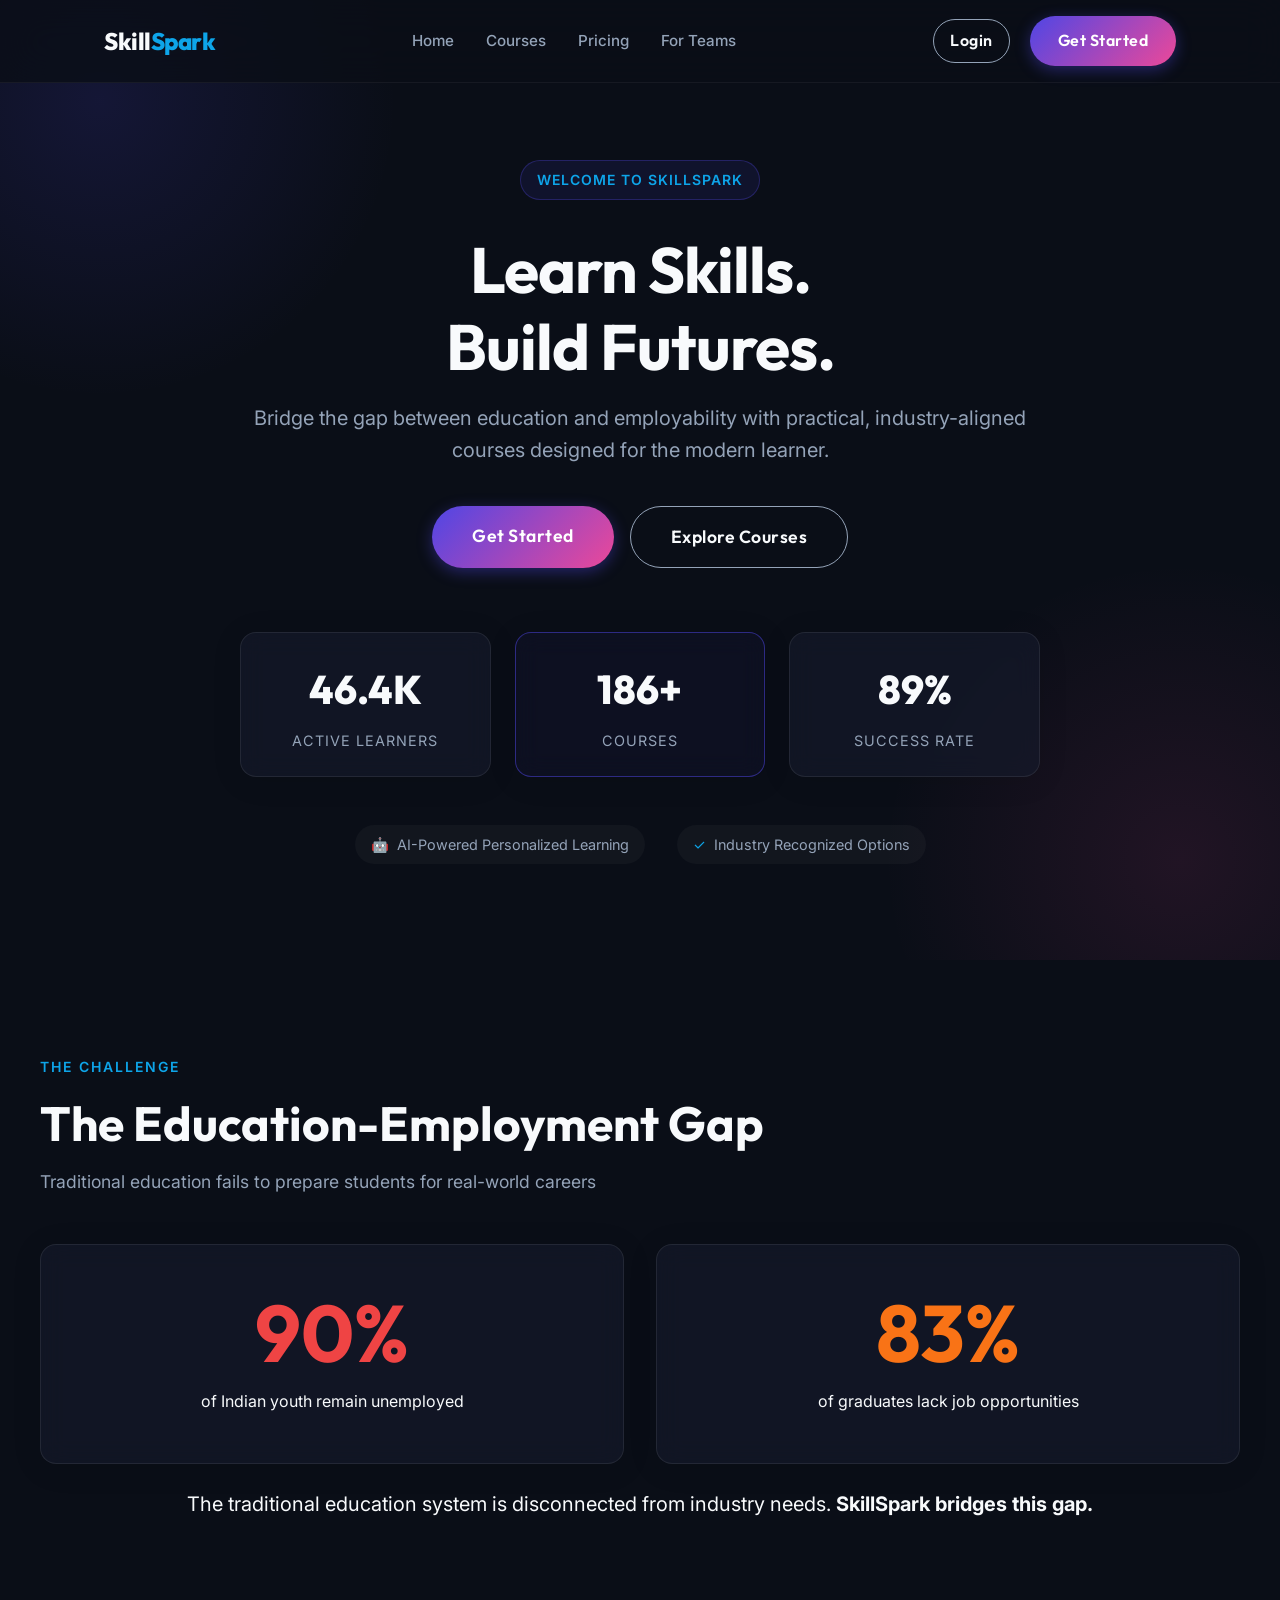
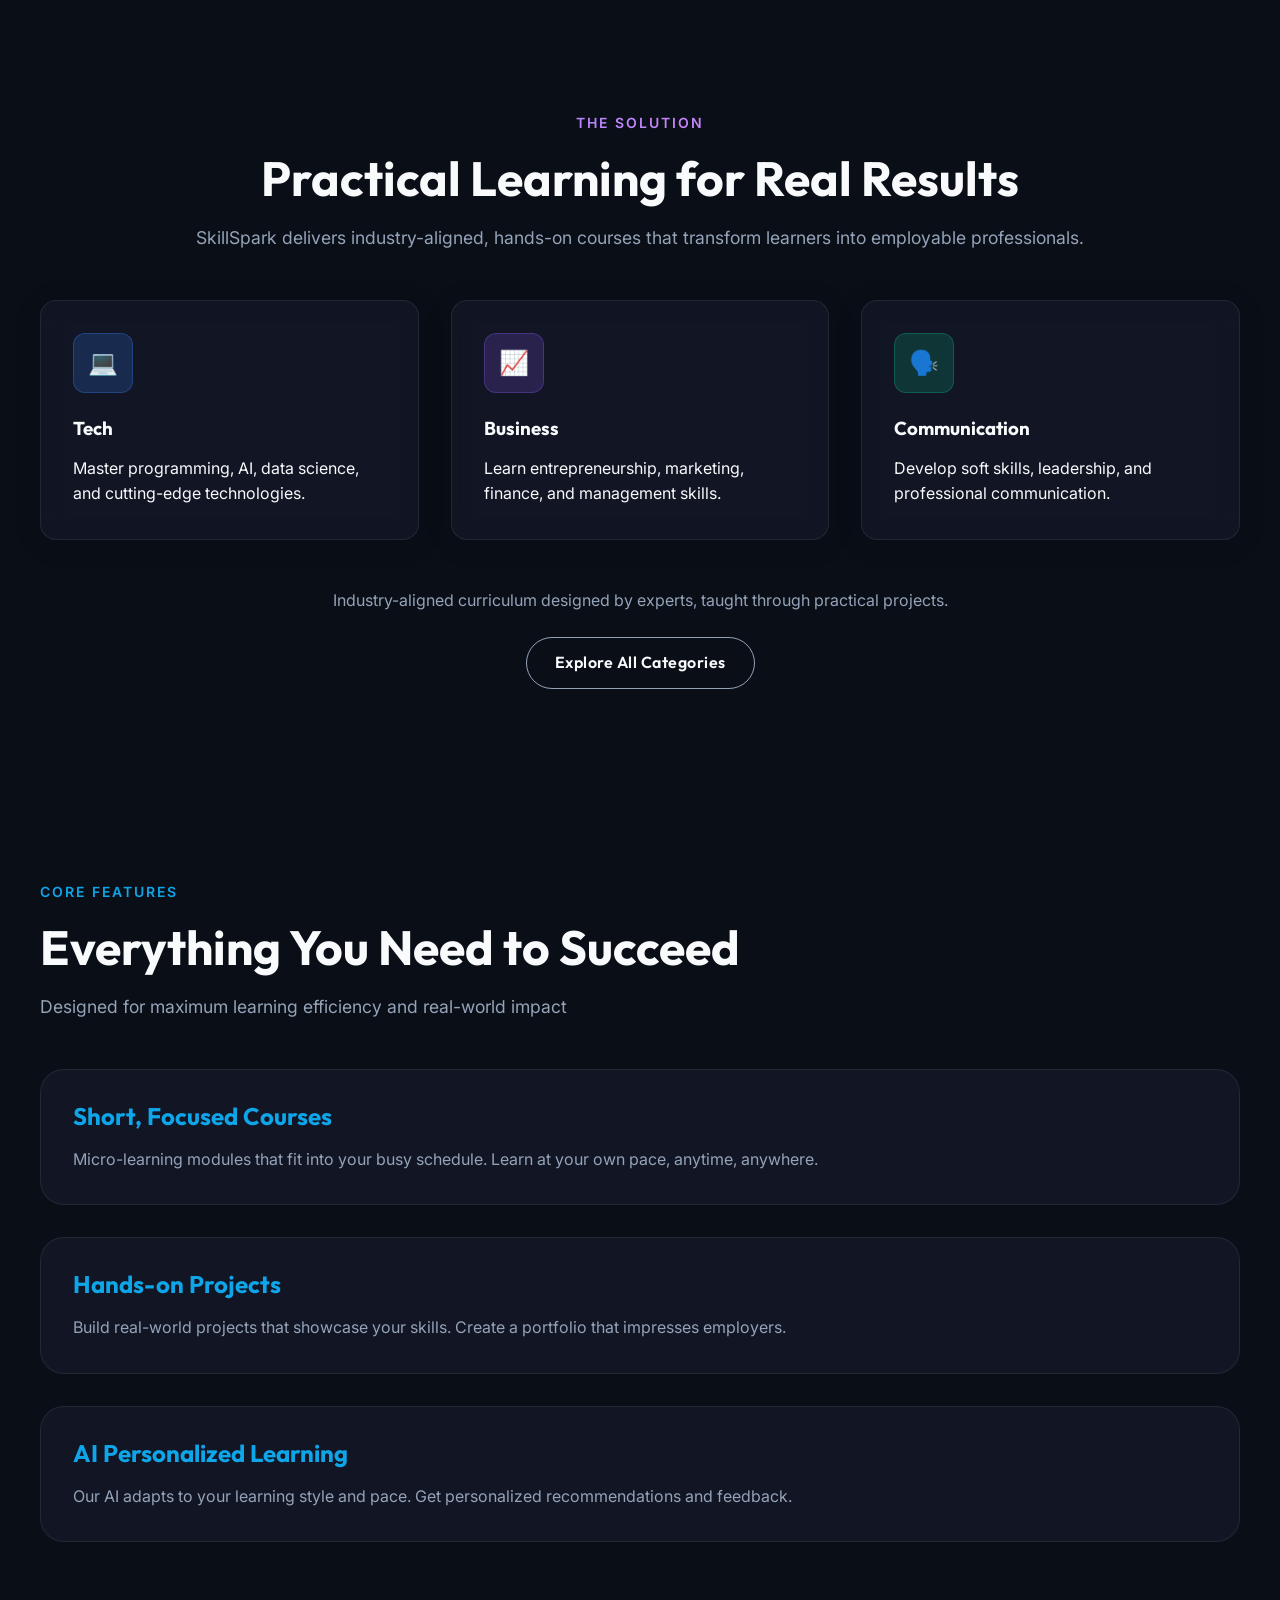
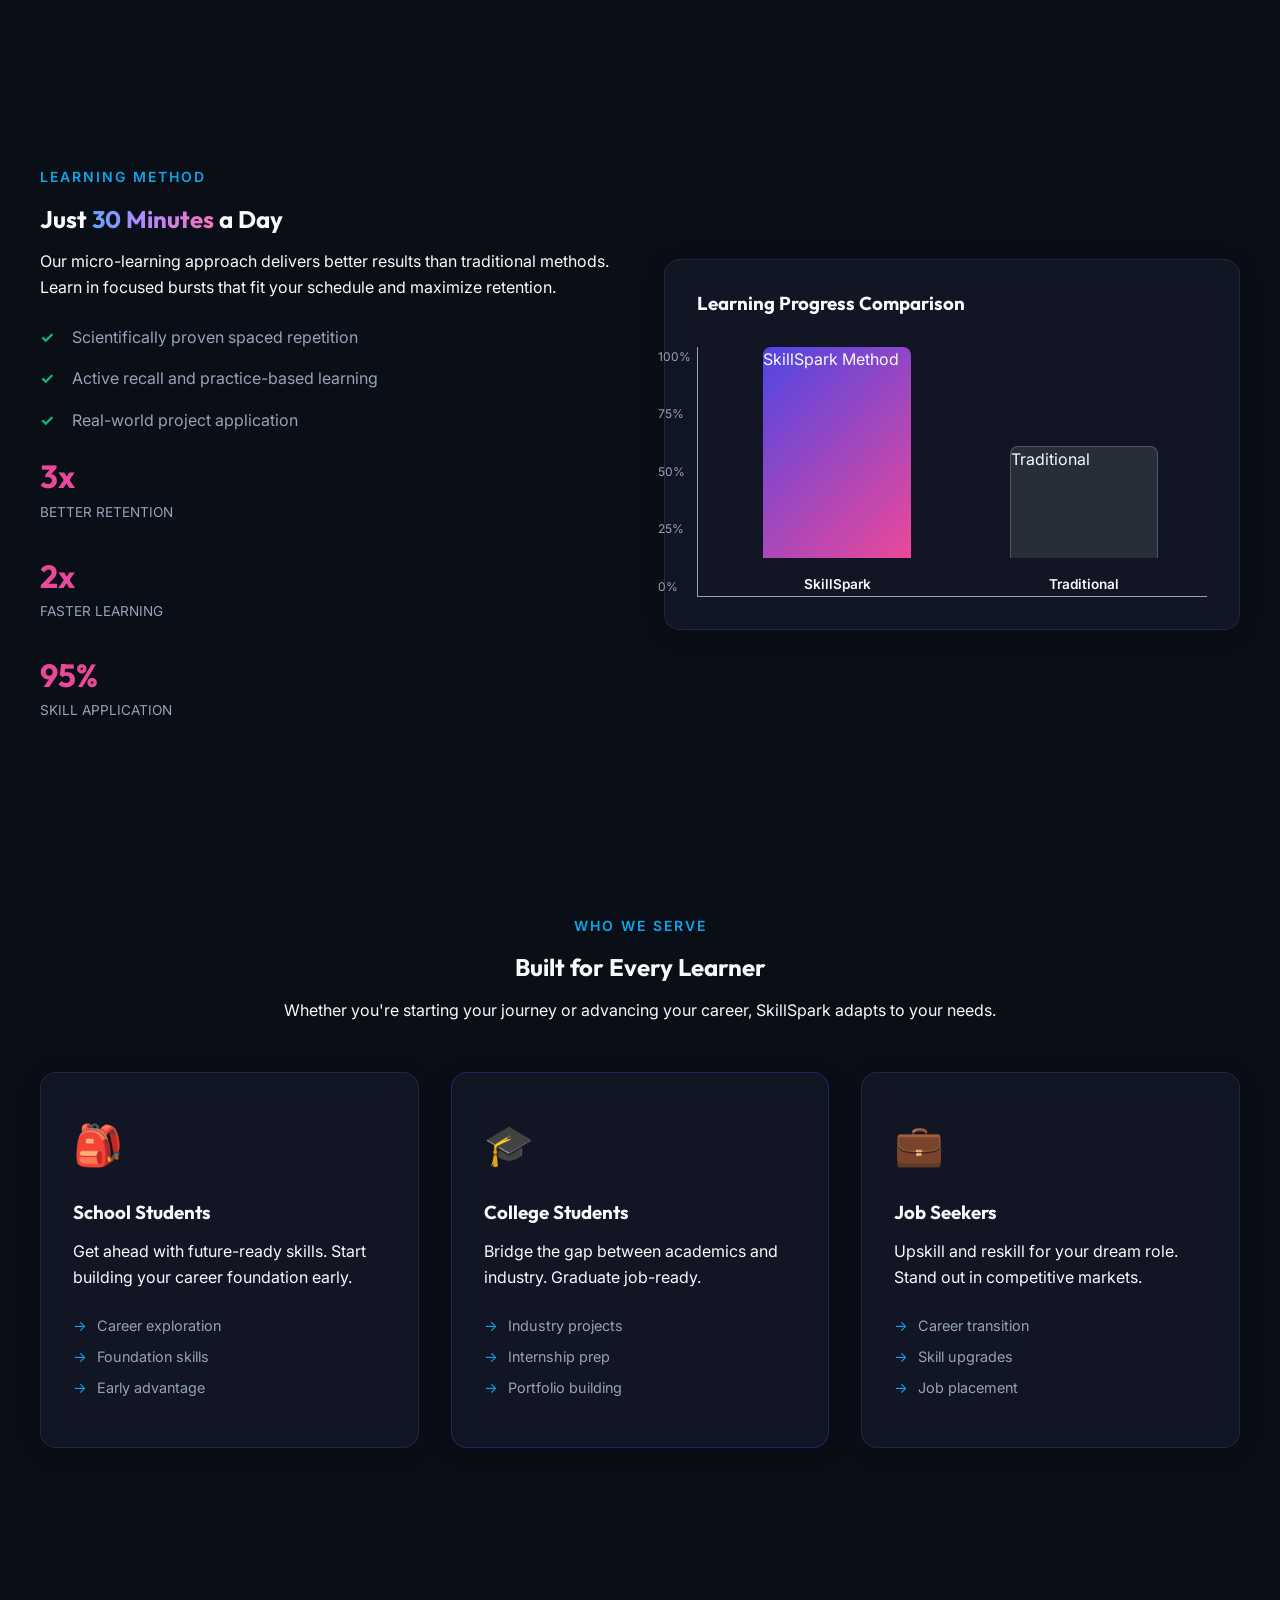
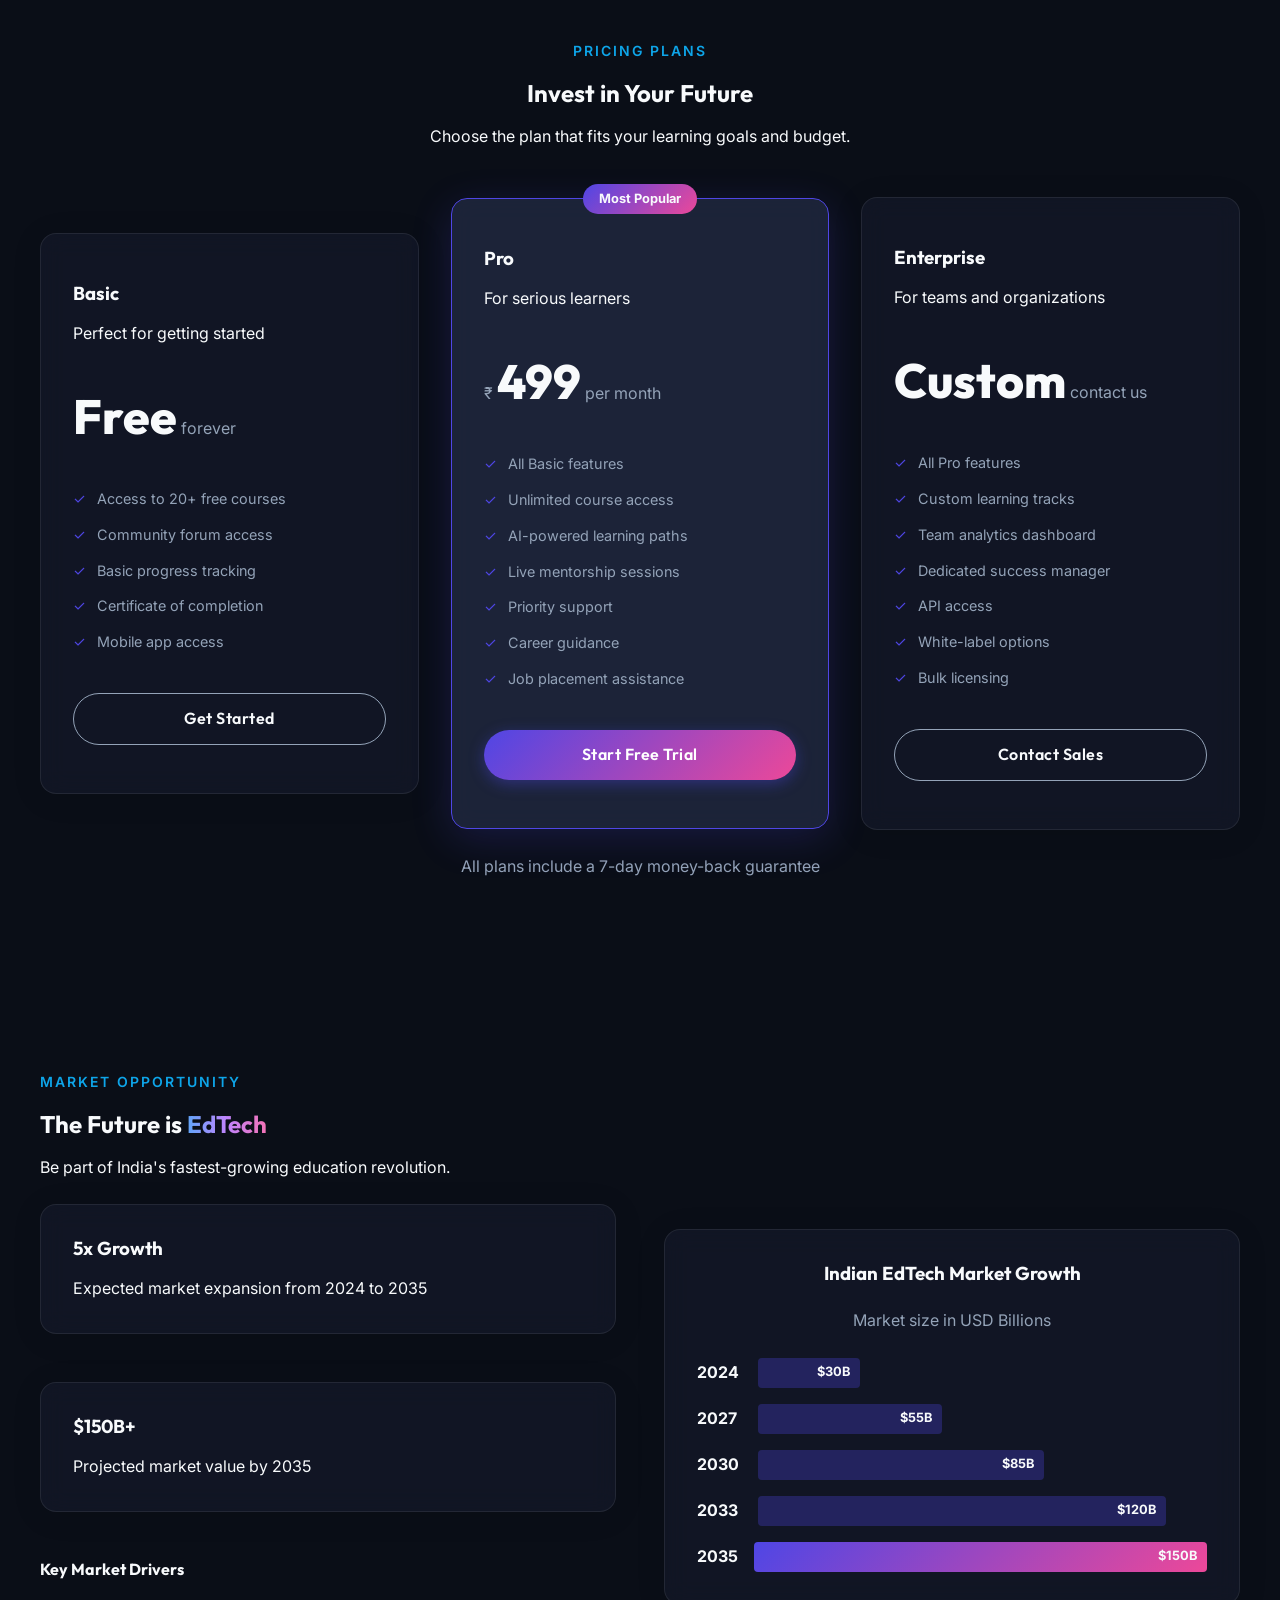
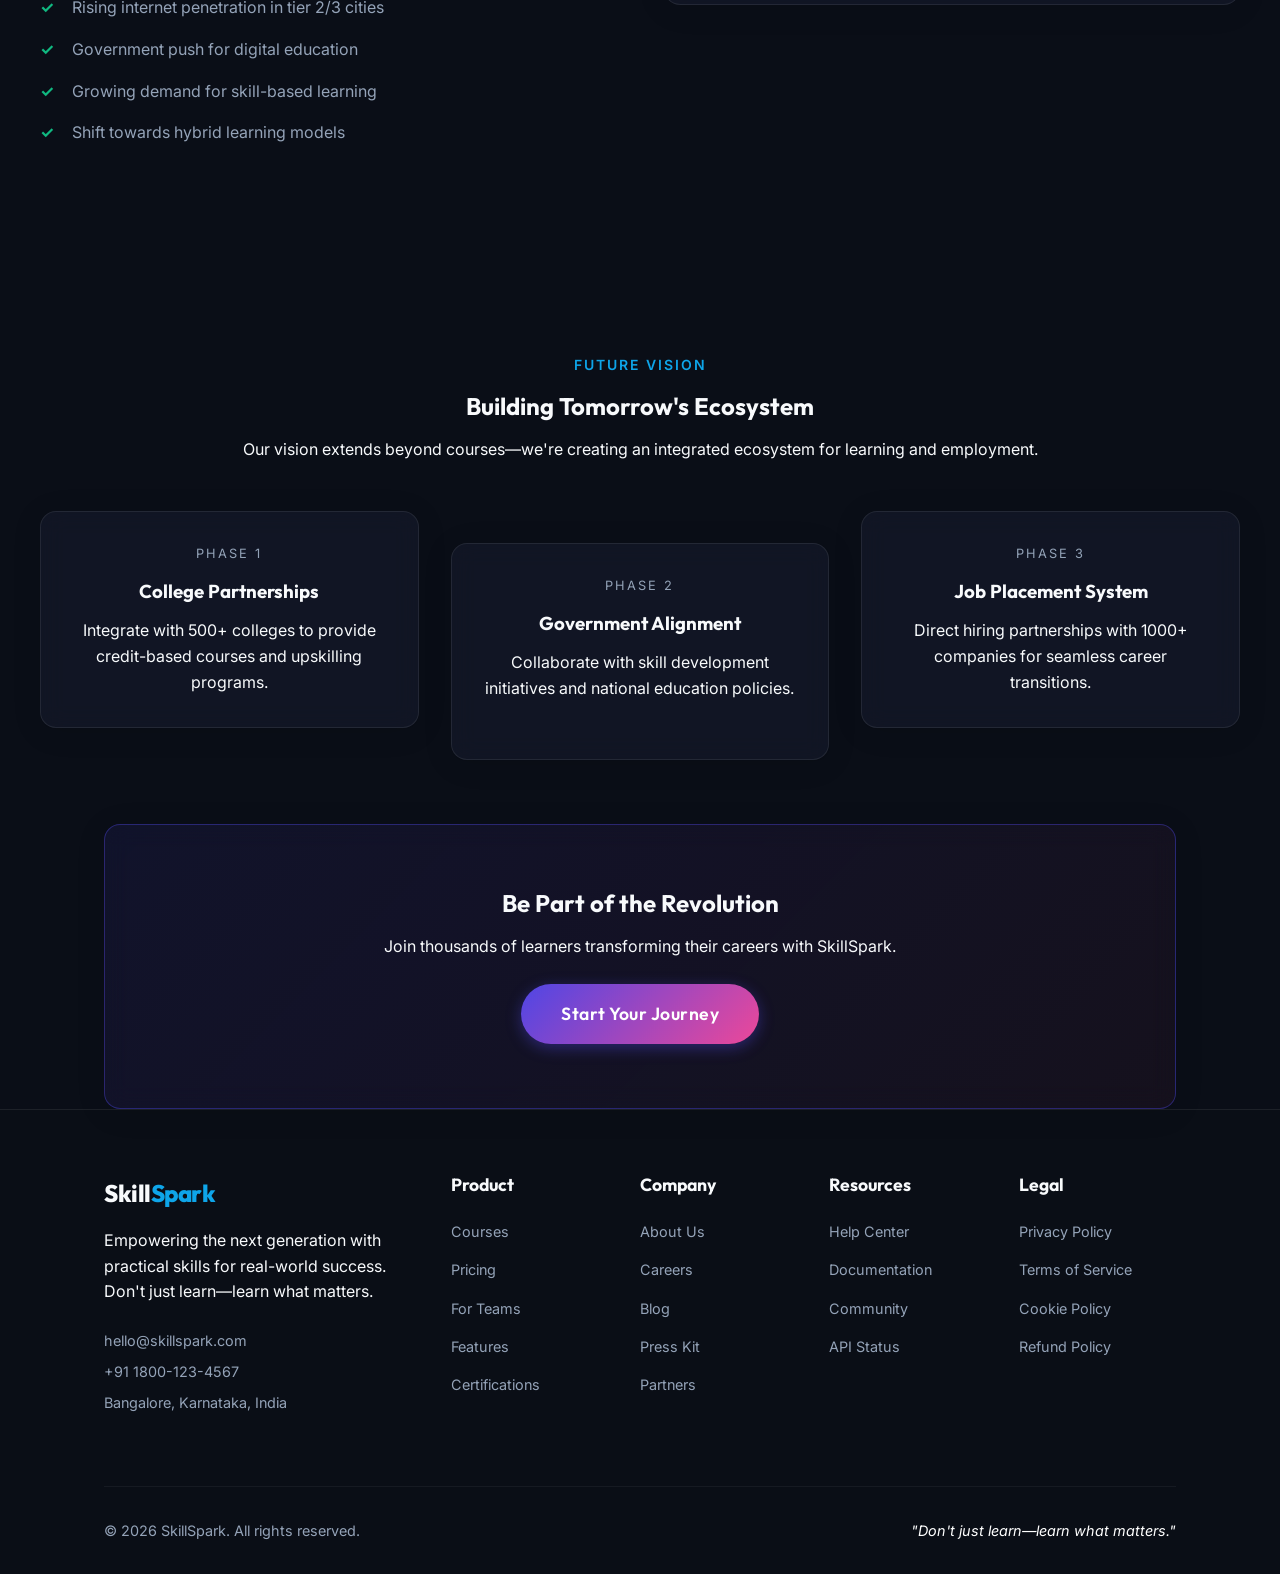
<file: index.html>
<!DOCTYPE html>
<html lang="en">
<head>
    <meta charset="UTF-8">
    <meta name="viewport" content="width=device-width, initial-scale=1.0">
    <title>SkillSpark | Learn Skills. Build Futures.</title>
    <meta name="description" content="Bridge the gap between education and employability with practical, industry-aligned courses designed for the modern learner.">
    <!-- Google Fonts -->
    <link rel="preconnect" href="https://fonts.googleapis.com">
    <link rel="preconnect" href="https://fonts.gstatic.com" crossorigin>
    <link href="https://fonts.googleapis.com/css2?family=Inter:wght@300;400;500;600;700;800&family=Outfit:wght@400;600;700;800&display=swap" rel="stylesheet">
    <link rel="stylesheet" href="style.css">
</head>
<body>

    <!-- Header Navigation -->
    <header class="navbar">
        <div class="container nav-container">
            <a href="#" class="logo">Skill<span class="highlight">Spark</span></a>
            <nav class="nav-links">
                <a href="index.html">Home</a>
                <a href="courses.html">Courses</a>
                <a href="pricing.html">Pricing</a>
                <a href="teams.html">For Teams</a>
            </nav>
            <div class="nav-actions">
                <a href="login.html" class="btn btn-outline" style="margin-right: 1rem; padding: 0.5rem 1rem;">Login</a>
                <a href="login.html" class="btn btn-primary">Get Started</a>
            </div>
            <!-- Mobile Menu Toggle -->
            <button class="mobile-menu-btn" aria-label="Toggle menu">
                <span class="bar"></span>
                <span class="bar"></span>
                <span class="bar"></span>
            </button>
        </div>
    </header>

    <main>
        <!-- Hero Section -->
        <section class="hero" id="home">
            <div class="glow glow-1"></div>
            <div class="glow glow-2"></div>
            <div class="container hero-container">
                <div class="hero-content">
                    <div class="badge">Welcome to SkillSpark</div>
                    <h1 class="hero-title">Learn Skills.<br><span class="highlight-text">Build Futures.</span></h1>
                    <p class="hero-desc">Bridge the gap between education and employability with practical, industry-aligned courses designed for the modern learner.</p>
                    <div class="hero-ctas">
                        <a href="#courses" class="btn btn-primary btn-large">Get Started</a>
                        <a href="#explore" class="btn btn-outline btn-large">Explore Courses</a>
                    </div>
                </div>
                
                <div class="hero-stats">
                    <div class="stat-card glass-panel">
                        <div class="stat-number" data-target="50000">0</div>
                        <div class="stat-label">Active Learners</div>
                    </div>
                    <div class="stat-card glass-panel highlight-bord">
                        <div class="stat-number" data-target="200" data-suffix="+">0</div>
                        <div class="stat-label">Courses</div>
                    </div>
                    <div class="stat-card glass-panel">
                        <div class="stat-number" data-target="95" data-suffix="%">0</div>
                        <div class="stat-label">Success Rate</div>
                    </div>
                </div>

                <div class="feature-tags">
                    <span class="tag"><span class="icon">🤖</span> AI-Powered Personalized Learning</span>
                    <span class="tag"><span class="icon">✓</span> Industry Recognized Options</span>
                </div>
            </div>
        </section>

        <!-- The Challenge -->
        <section class="challenge" id="product">
            <div class="container section-container">
                <div class="section-header">
                    <span class="sub-heading">The Challenge</span>
                    <h2>The Education-Employment Gap</h2>
                    <p>Traditional education fails to prepare students for real-world careers</p>
                </div>

                <div class="stats-split">
                    <div class="split-card glass-panel">
                        <h3 class="huge-number text-red">90%</h3>
                        <p>of Indian youth remain unemployed</p>
                    </div>
                    <div class="split-card glass-panel">
                        <h3 class="huge-number text-orange">83%</h3>
                        <p>of graduates lack job opportunities</p>
                    </div>
                </div>
                <div class="challenge-footer text-center mt-4">
                    <p class="text-lead">The traditional education system is disconnected from industry needs. <strong>SkillSpark bridges this gap.</strong></p>
                </div>
            </div>
        </section>

        <!-- The Solution -->
        <section class="solution" id="courses">
            <div class="container section-container">
                <div class="section-header text-center">
                    <span class="sub-heading text-gradient">The Solution</span>
                    <h2>Practical Learning for Real Results</h2>
                    <p class="section-desc">SkillSpark delivers industry-aligned, hands-on courses that transform learners into employable professionals.</p>
                </div>

                <div class="grid-3 mt-5">
                    <div class="course-card glass-panel glow-hover">
                        <div class="icon-wrap bg-blue">💻</div>
                        <h3>Tech</h3>
                        <p>Master programming, AI, data science, and cutting-edge technologies.</p>
                    </div>
                    <div class="course-card glass-panel glow-hover">
                        <div class="icon-wrap bg-purple">📈</div>
                        <h3>Business</h3>
                        <p>Learn entrepreneurship, marketing, finance, and management skills.</p>
                    </div>
                    <div class="course-card glass-panel glow-hover">
                        <div class="icon-wrap bg-green">🗣️</div>
                        <h3>Communication</h3>
                        <p>Develop soft skills, leadership, and professional communication.</p>
                    </div>
                </div>
                
                <div class="text-center mt-5">
                    <p class="text-muted mb-4">Industry-aligned curriculum designed by experts, taught through practical projects.</p>
                    <a href="#all-categories" class="btn btn-outline">Explore All Categories</a>
                </div>
            </div>
        </section>

        <!-- Core Features -->
        <section class="features">
            <div class="container section-container">
                <div class="section-header">
                    <span class="sub-heading">Core Features</span>
                    <h2>Everything You Need to Succeed</h2>
                    <p>Designed for maximum learning efficiency and real-world impact</p>
                </div>

                <div class="feature-list mt-5">
                    <div class="feature-item">
                        <div class="feature-content">
                            <h3>Short, Focused Courses</h3>
                            <p>Micro-learning modules that fit into your busy schedule. Learn at your own pace, anytime, anywhere.</p>
                        </div>
                    </div>
                    <div class="feature-item reverse">
                        <div class="feature-content">
                            <h3>Hands-on Projects</h3>
                            <p>Build real-world projects that showcase your skills. Create a portfolio that impresses employers.</p>
                        </div>
                    </div>
                    <div class="feature-item">
                        <div class="feature-content">
                            <h3>AI Personalized Learning</h3>
                            <p>Our AI adapts to your learning style and pace. Get personalized recommendations and feedback.</p>
                        </div>
                    </div>
                </div>
            </div>
        </section>

        <!-- Learning Method -->
        <section class="method">
            <div class="container section-container">
                <div class="grid-2 align-center">
                    <div class="method-content">
                        <span class="sub-heading">Learning Method</span>
                        <h2>Just <span class="text-gradient">30 Minutes</span> a Day</h2>
                        <p class="mb-4">Our micro-learning approach delivers better results than traditional methods. Learn in focused bursts that fit your schedule and maximize retention.</p>
                        <ul class="check-list">
                            <li>Scientifically proven spaced repetition</li>
                            <li>Active recall and practice-based learning</li>
                            <li>Real-world project application</li>
                        </ul>
                        <div class="method-stats grid-3 mt-4">
                            <div class="m-stat">
                                <h4>3x</h4>
                                <span>Better Retention</span>
                            </div>
                            <div class="m-stat">
                                <h4>2x</h4>
                                <span>Faster Learning</span>
                            </div>
                            <div class="m-stat">
                                <h4>95%</h4>
                                <span>Skill Application</span>
                            </div>
                        </div>
                    </div>
                    
                    <div class="method-visual glass-panel chart-container">
                        <h3>Learning Progress Comparison</h3>
                        <div class="chart">
                            <div class="chart-y-axis">
                                <span>100%</span>
                                <span>75%</span>
                                <span>50%</span>
                                <span>25%</span>
                                <span>0%</span>
                            </div>
                            <div class="chart-bars">
                                <div class="bar-group">
                                    <div class="bar bar-skillspark" style="height: 100%;">
                                        <span class="tooltip">SkillSpark Method</span>
                                    </div>
                                    <span class="label">SkillSpark</span>
                                </div>
                                <div class="bar-group">
                                    <div class="bar bar-traditional" style="height: 45%;">
                                        <span class="tooltip">Traditional</span>
                                    </div>
                                    <span class="label">Traditional</span>
                                </div>
                            </div>
                        </div>
                    </div>
                </div>
            </div>
        </section>

        <!-- Who We Serve -->
        <section class="audiences" id="audiences">
            <div class="container section-container text-center">
                <span class="sub-heading">Who We Serve</span>
                <h2>Built for Every Learner</h2>
                <p class="section-desc mb-5">Whether you're starting your journey or advancing your career, SkillSpark adapts to your needs.</p>

                <div class="grid-3">
                    <div class="audience-card glass-panel">
                        <div class="audience-icon">🎒</div>
                        <h3>School Students</h3>
                        <p>Get ahead with future-ready skills. Start building your career foundation early.</p>
                        <ul class="feature-list-small">
                            <li>Career exploration</li>
                            <li>Foundation skills</li>
                            <li>Early advantage</li>
                        </ul>
                    </div>
                    <div class="audience-card glass-panel scale-up">
                        <div class="audience-icon">🎓</div>
                        <h3>College Students</h3>
                        <p>Bridge the gap between academics and industry. Graduate job-ready.</p>
                        <ul class="feature-list-small">
                            <li>Industry projects</li>
                            <li>Internship prep</li>
                            <li>Portfolio building</li>
                        </ul>
                    </div>
                    <div class="audience-card glass-panel">
                        <div class="audience-icon">💼</div>
                        <h3>Job Seekers</h3>
                        <p>Upskill and reskill for your dream role. Stand out in competitive markets.</p>
                        <ul class="feature-list-small">
                            <li>Career transition</li>
                            <li>Skill upgrades</li>
                            <li>Job placement</li>
                        </ul>
                    </div>
                </div>
            </div>
        </section>

        <!-- Pricing Plans -->
        <section class="pricing" id="pricing">
            <div class="container section-container text-center">
                <span class="sub-heading">Pricing Plans</span>
                <h2>Invest in Your Future</h2>
                <p class="section-desc mb-5">Choose the plan that fits your learning goals and budget.</p>

                <div class="pricing-grid">
                    <!-- Basic -->
                    <div class="pricing-card glass-panel">
                        <div class="plan-header">
                            <h3>Basic</h3>
                            <p>Perfect for getting started</p>
                        </div>
                        <div class="plan-price">
                            <span class="amount">Free</span>
                            <span class="period">forever</span>
                        </div>
                        <ul class="plan-features">
                            <li>Access to 20+ free courses</li>
                            <li>Community forum access</li>
                            <li>Basic progress tracking</li>
                            <li>Certificate of completion</li>
                            <li>Mobile app access</li>
                        </ul>
                        <a href="#" class="btn btn-outline btn-block">Get Started</a>
                    </div>
                    
                    <!-- Pro -->
                    <div class="pricing-card glass-panel popular">
                        <div class="popular-badge">Most Popular</div>
                        <div class="plan-header">
                            <h3>Pro</h3>
                            <p>For serious learners</p>
                        </div>
                        <div class="plan-price">
                            <span class="currency">₹</span>
                            <span class="amount">499</span>
                            <span class="period">per month</span>
                        </div>
                        <ul class="plan-features">
                            <li>All Basic features</li>
                            <li>Unlimited course access</li>
                            <li>AI-powered learning paths</li>
                            <li>Live mentorship sessions</li>
                            <li>Priority support</li>
                            <li>Career guidance</li>
                            <li>Job placement assistance</li>
                        </ul>
                        <a href="#" class="btn btn-primary btn-block">Start Free Trial</a>
                    </div>

                    <!-- Enterprise -->
                    <div class="pricing-card glass-panel" id="teams">
                        <div class="plan-header">
                            <h3>Enterprise</h3>
                            <p>For teams and organizations</p>
                        </div>
                        <div class="plan-price">
                            <span class="amount">Custom</span>
                            <span class="period">contact us</span>
                        </div>
                        <ul class="plan-features">
                            <li>All Pro features</li>
                            <li>Custom learning tracks</li>
                            <li>Team analytics dashboard</li>
                            <li>Dedicated success manager</li>
                            <li>API access</li>
                            <li>White-label options</li>
                            <li>Bulk licensing</li>
                        </ul>
                        <a href="#" class="btn btn-outline btn-block">Contact Sales</a>
                    </div>
                </div>
                <p class="mt-4 text-muted small">All plans include a 7-day money-back guarantee</p>
            </div>
        </section>

        <!-- Market Opportunity -->
        <section class="market">
            <div class="container section-container">
                <div class="grid-2 align-center">
                    <div class="market-content">
                        <span class="sub-heading">Market Opportunity</span>
                        <h2>The Future is <span class="text-gradient">EdTech</span></h2>
                        <p class="mb-4">Be part of India's fastest-growing education revolution.</p>
                        
                        <div class="market-stats grid-2 mt-4">
                            <div class="stat-box glass-panel">
                                <h3>5x Growth</h3>
                                <p>Expected market expansion from 2024 to 2035</p>
                            </div>
                            <div class="stat-box glass-panel">
                                <h3>$150B+</h3>
                                <p>Projected market value by 2035</p>
                            </div>
                        </div>

                        <h4 class="mt-5 mb-3">Key Market Drivers</h4>
                        <ul class="check-list">
                            <li>Rising internet penetration in tier 2/3 cities</li>
                            <li>Government push for digital education</li>
                            <li>Growing demand for skill-based learning</li>
                            <li>Shift towards hybrid learning models</li>
                        </ul>
                    </div>

                    <div class="market-visual glass-panel pl-4 pr-4">
                        <h3 class="text-center mb-4">Indian EdTech Market Growth</h3>
                        <p class="text-center text-muted small mb-4">Market size in USD Billions</p>
                        <div class="timeline-chart">
                            <div class="t-line">
                                <span class="year">2024</span>
                                <div class="t-bar" style="width: 20%;"><span class="val">$30B</span></div>
                            </div>
                            <div class="t-line">
                                <span class="year">2027</span>
                                <div class="t-bar" style="width: 36%;"><span class="val">$55B</span></div>
                            </div>
                            <div class="t-line">
                                <span class="year">2030</span>
                                <div class="t-bar" style="width: 56%;"><span class="val">$85B</span></div>
                            </div>
                            <div class="t-line">
                                <span class="year">2033</span>
                                <div class="t-bar" style="width: 80%;"><span class="val">$120B</span></div>
                            </div>
                            <div class="t-line">
                                <span class="year">2035</span>
                                <div class="t-bar highlight" style="width: 100%;"><span class="val">$150B</span></div>
                            </div>
                        </div>
                    </div>
                </div>
            </div>
        </section>

        <!-- Future Vision -->
        <section class="vision text-center">
            <div class="container section-container">
                <span class="sub-heading">Future Vision</span>
                <h2>Building Tomorrow's Ecosystem</h2>
                <p class="section-desc mb-5 max-w-md mx-auto">Our vision extends beyond courses—we're creating an integrated ecosystem for learning and employment.</p>

                <div class="grid-3 mt-5">
                    <div class="vision-card glass-panel">
                        <div class="phase-badge">Phase 1</div>
                        <h3>College Partnerships</h3>
                        <p>Integrate with 500+ colleges to provide credit-based courses and upskilling programs.</p>
                    </div>
                    <div class="vision-card glass-panel relative top-2">
                        <div class="phase-badge">Phase 2</div>
                        <h3>Government Alignment</h3>
                        <p>Collaborate with skill development initiatives and national education policies.</p>
                    </div>
                    <div class="vision-card glass-panel">
                        <div class="phase-badge">Phase 3</div>
                        <h3>Job Placement System</h3>
                        <p>Direct hiring partnerships with 1000+ companies for seamless career transitions.</p>
                    </div>
                </div>
            </div>
        </section>

        <!-- CTA Section -->
        <section class="cta-section">
            <div class="container pb-5">
                <div class="cta-banner glass-panel text-center">
                    <h2>Be Part of the Revolution</h2>
                    <p class="mb-4">Join thousands of learners transforming their careers with SkillSpark.</p>
                    <a href="#register" class="btn btn-primary btn-large cta-pulse">Start Your Journey</a>
                </div>
            </div>
        </section>
    </main>

    <!-- Footer -->
    <footer class="footer">
        <div class="container">
            <div class="footer-grid">
                <div class="footer-brand">
                    <a href="#" class="logo mb-3 d-block">Skill<span class="highlight">Spark</span></a>
                    <p class="mb-4">Empowering the next generation with practical skills for real-world success. Don't just learn—learn what matters.</p>
                    <div class="contact-info">
                        <a href="mailto:hello@skillspark.com">hello@skillspark.com</a>
                        <a href="tel:+9118001234567">+91 1800-123-4567</a>
                        <p>Bangalore, Karnataka, India</p>
                    </div>
                </div>
                
                <div class="footer-links">
                    <h4>Product</h4>
                    <ul>
                        <li><a href="courses.html">Courses</a></li>
                        <li><a href="pricing.html">Pricing</a></li>
                        <li><a href="teams.html">For Teams</a></li>
                        <li><a href="#">Features</a></li>
                        <li><a href="#">Certifications</a></li>
                    </ul>
                </div>
                
                <div class="footer-links">
                    <h4>Company</h4>
                    <ul>
                        <li><a href="about.html">About Us</a></li>
                        <li><a href="#">Careers</a></li>
                        <li><a href="blog.html">Blog</a></li>
                        <li><a href="#">Press Kit</a></li>
                        <li><a href="#">Partners</a></li>
                    </ul>
                </div>
                
                <div class="footer-links">
                    <h4>Resources</h4>
                    <ul>
                        <li><a href="#">Help Center</a></li>
                        <li><a href="#">Documentation</a></li>
                        <li><a href="#">Community</a></li>
                        <li><a href="#">API Status</a></li>
                    </ul>
                </div>

                <div class="footer-links">
                    <h4>Legal</h4>
                    <ul>
                        <li><a href="privacy-policy.html">Privacy Policy</a></li>
                        <li><a href="terms.html">Terms of Service</a></li>
                        <li><a href="#">Cookie Policy</a></li>
                        <li><a href="#">Refund Policy</a></li>
                    </ul>
                </div>
            </div>
            
            <div class="footer-bottom">
                <p>&copy; 2026 SkillSpark. All rights reserved.</p>
                <p class="motto">"Don't just learn—learn what matters."</p>
            </div>
        </div>
    </footer>

    <script src="script.js"></script>
</body>
</html>
</file>
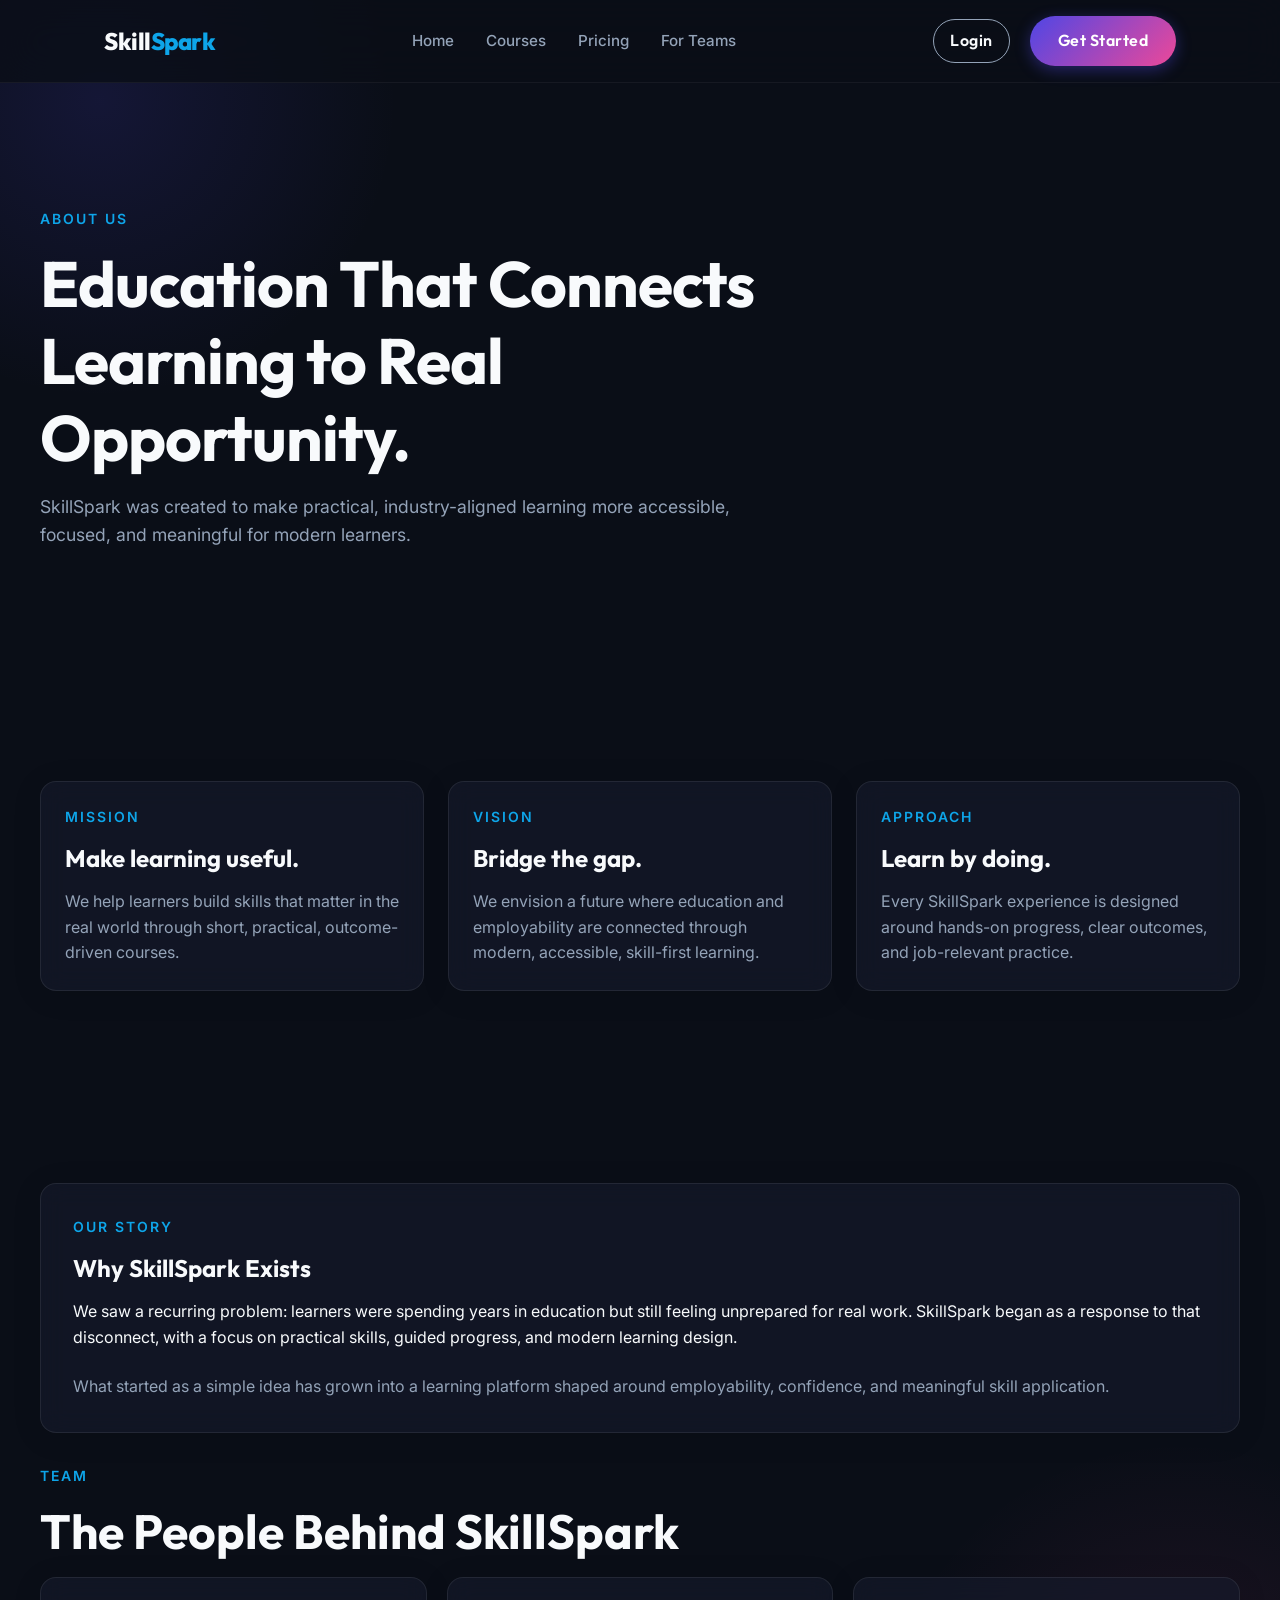
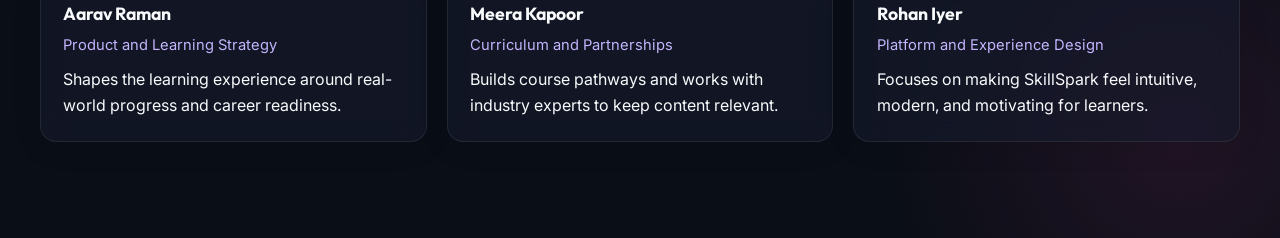
<file: about.html>
<!DOCTYPE html>
<html lang="en">
<head>
    <meta charset="UTF-8">
    <meta name="viewport" content="width=device-width, initial-scale=1.0">
    <title>About SkillSpark | Practical Learning for Modern Careers</title>
    <meta name="description" content="Learn about SkillSpark's mission, story, and team building practical education for real-world careers.">
    <link rel="preconnect" href="https://fonts.googleapis.com">
    <link rel="preconnect" href="https://fonts.gstatic.com" crossorigin>
    <link href="https://fonts.googleapis.com/css2?family=Inter:wght@300;400;500;600;700;800&family=Outfit:wght@400;600;700;800&display=swap" rel="stylesheet">
    <link rel="stylesheet" href="style.css">
</head>
<body>
    <header class="navbar">
        <div class="container nav-container">
            <a href="index.html" class="logo">Skill<span class="highlight">Spark</span></a>
            <nav class="nav-links">
                <a href="index.html">Home</a>
                <a href="courses.html">Courses</a>
                <a href="pricing.html">Pricing</a>
                <a href="teams.html">For Teams</a>
            </nav>
            <div class="nav-actions">
                <a href="login.html" class="btn btn-outline" style="margin-right: 1rem; padding: 0.5rem 1rem;">Login</a>
                <a href="signup.html" class="btn btn-primary">Get Started</a>
            </div>
            <button class="mobile-menu-btn" aria-label="Toggle menu">
                <span class="bar"></span>
                <span class="bar"></span>
                <span class="bar"></span>
            </button>
        </div>
    </header>

    <main class="content-page">
        <div class="glow glow-1"></div>
        <div class="glow glow-2"></div>

        <section class="page-hero">
            <div class="container section-container">
                <div class="section-header">
                    <span class="sub-heading">About Us</span>
                    <h1 class="hero-title">Education That Connects Learning to Real Opportunity.</h1>
                    <p class="hero-desc">SkillSpark was created to make practical, industry-aligned learning more accessible, focused, and meaningful for modern learners.</p>
                </div>
            </div>
        </section>

        <section>
            <div class="container section-container">
                <div class="page-grid">
                    <article class="glass-panel info-card">
                        <span class="sub-heading">Mission</span>
                        <h2>Make learning useful.</h2>
                        <p>We help learners build skills that matter in the real world through short, practical, outcome-driven courses.</p>
                    </article>

                    <article class="glass-panel info-card">
                        <span class="sub-heading">Vision</span>
                        <h2>Bridge the gap.</h2>
                        <p>We envision a future where education and employability are connected through modern, accessible, skill-first learning.</p>
                    </article>

                    <article class="glass-panel info-card">
                        <span class="sub-heading">Approach</span>
                        <h2>Learn by doing.</h2>
                        <p>Every SkillSpark experience is designed around hands-on progress, clear outcomes, and job-relevant practice.</p>
                    </article>
                </div>
            </div>
        </section>

        <section>
            <div class="container section-container about-story">
                <article class="glass-panel">
                    <span class="sub-heading">Our Story</span>
                    <h2>Why SkillSpark Exists</h2>
                    <p class="mb-4">We saw a recurring problem: learners were spending years in education but still feeling unprepared for real work. SkillSpark began as a response to that disconnect, with a focus on practical skills, guided progress, and modern learning design.</p>
                    <p class="text-muted">What started as a simple idea has grown into a learning platform shaped around employability, confidence, and meaningful skill application.</p>
                </article>

                <div>
                    <div class="section-header">
                        <span class="sub-heading">Team</span>
                        <h2>The People Behind SkillSpark</h2>
                    </div>
                    <div class="team-grid">
                        <article class="glass-panel team-card">
                            <strong>Aarav Raman</strong>
                            <span>Product and Learning Strategy</span>
                            <p>Shapes the learning experience around real-world progress and career readiness.</p>
                        </article>
                        <article class="glass-panel team-card">
                            <strong>Meera Kapoor</strong>
                            <span>Curriculum and Partnerships</span>
                            <p>Builds course pathways and works with industry experts to keep content relevant.</p>
                        </article>
                        <article class="glass-panel team-card">
                            <strong>Rohan Iyer</strong>
                            <span>Platform and Experience Design</span>
                            <p>Focuses on making SkillSpark feel intuitive, modern, and motivating for learners.</p>
                        </article>
                    </div>
                </div>
            </div>
        </section>
    </main>

    <script src="script.js"></script>
</body>
</html>
</file>
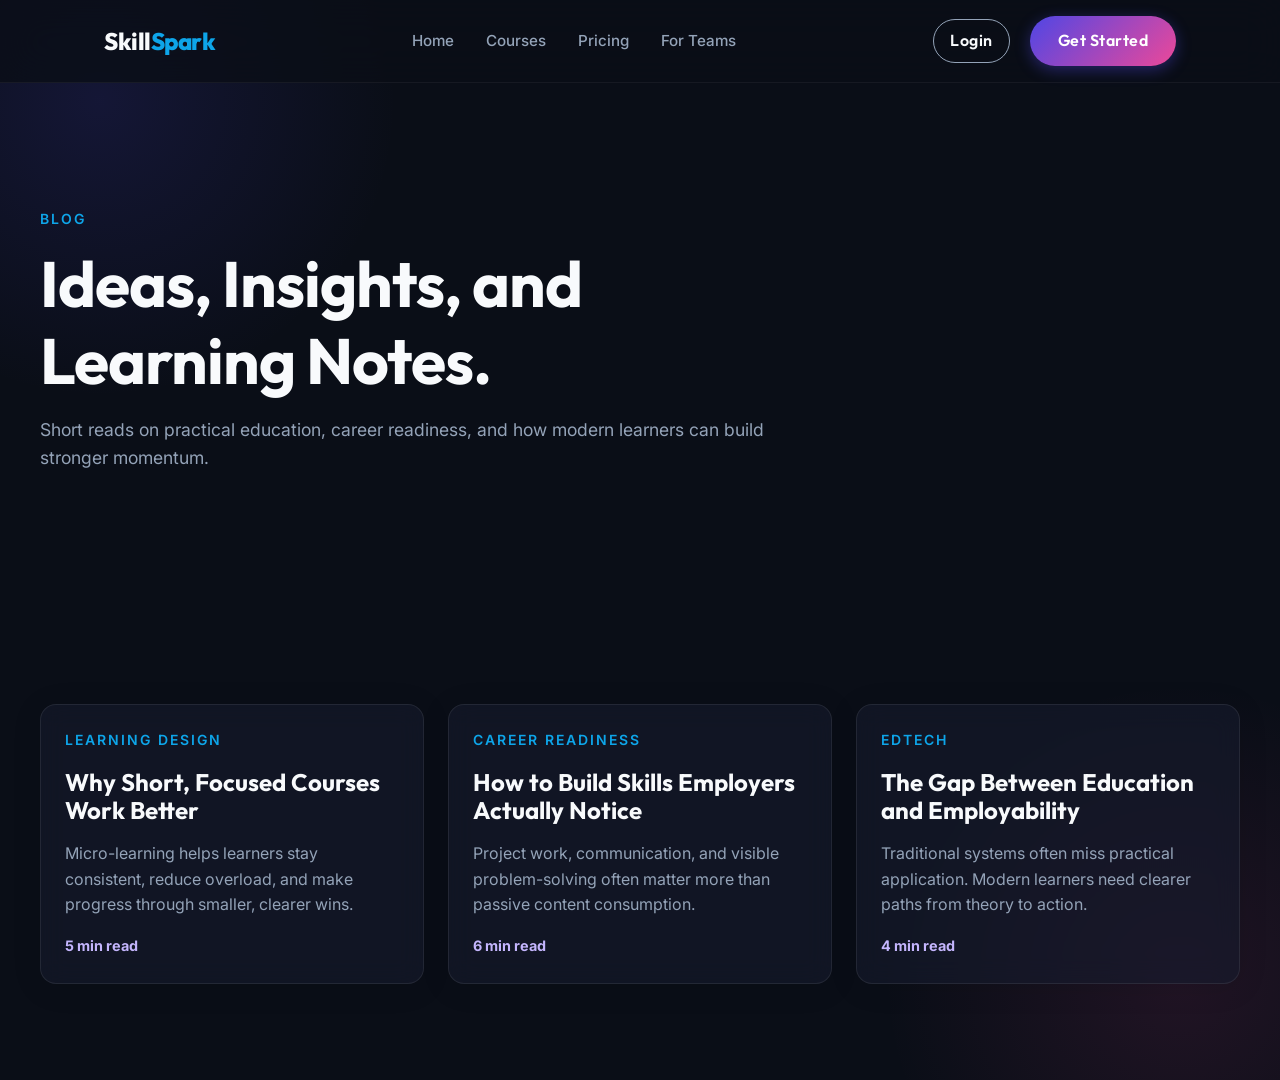
<file: blog.html>
<!DOCTYPE html>
<html lang="en">
<head>
    <meta charset="UTF-8">
    <meta name="viewport" content="width=device-width, initial-scale=1.0">
    <title>SkillSpark Blog | Insights for Learners</title>
    <meta name="description" content="Read practical insights from SkillSpark about learning, employability, and skill development.">
    <link rel="preconnect" href="https://fonts.googleapis.com">
    <link rel="preconnect" href="https://fonts.gstatic.com" crossorigin>
    <link href="https://fonts.googleapis.com/css2?family=Inter:wght@300;400;500;600;700;800&family=Outfit:wght@400;600;700;800&display=swap" rel="stylesheet">
    <link rel="stylesheet" href="style.css">
</head>
<body>
    <header class="navbar">
        <div class="container nav-container">
            <a href="index.html" class="logo">Skill<span class="highlight">Spark</span></a>
            <nav class="nav-links">
                <a href="index.html">Home</a>
                <a href="courses.html">Courses</a>
                <a href="pricing.html">Pricing</a>
                <a href="teams.html">For Teams</a>
            </nav>
            <div class="nav-actions">
                <a href="login.html" class="btn btn-outline" style="margin-right: 1rem; padding: 0.5rem 1rem;">Login</a>
                <a href="signup.html" class="btn btn-primary">Get Started</a>
            </div>
            <button class="mobile-menu-btn" aria-label="Toggle menu">
                <span class="bar"></span>
                <span class="bar"></span>
                <span class="bar"></span>
            </button>
        </div>
    </header>

    <main class="content-page">
        <div class="glow glow-1"></div>
        <div class="glow glow-2"></div>

        <section class="page-hero">
            <div class="container section-container">
                <div class="section-header">
                    <span class="sub-heading">Blog</span>
                    <h1 class="hero-title">Ideas, Insights, and Learning Notes.</h1>
                    <p class="hero-desc">Short reads on practical education, career readiness, and how modern learners can build stronger momentum.</p>
                </div>
            </div>
        </section>

        <section>
            <div class="container section-container blog-grid">
                <article class="glass-panel blog-card">
                    <span class="sub-heading">Learning Design</span>
                    <h2>Why Short, Focused Courses Work Better</h2>
                    <p>Micro-learning helps learners stay consistent, reduce overload, and make progress through smaller, clearer wins.</p>
                    <strong>5 min read</strong>
                </article>
                <article class="glass-panel blog-card">
                    <span class="sub-heading">Career Readiness</span>
                    <h2>How to Build Skills Employers Actually Notice</h2>
                    <p>Project work, communication, and visible problem-solving often matter more than passive content consumption.</p>
                    <strong>6 min read</strong>
                </article>
                <article class="glass-panel blog-card">
                    <span class="sub-heading">EdTech</span>
                    <h2>The Gap Between Education and Employability</h2>
                    <p>Traditional systems often miss practical application. Modern learners need clearer paths from theory to action.</p>
                    <strong>4 min read</strong>
                </article>
            </div>
        </section>
    </main>

    <script src="script.js"></script>
</body>
</html>
</file>
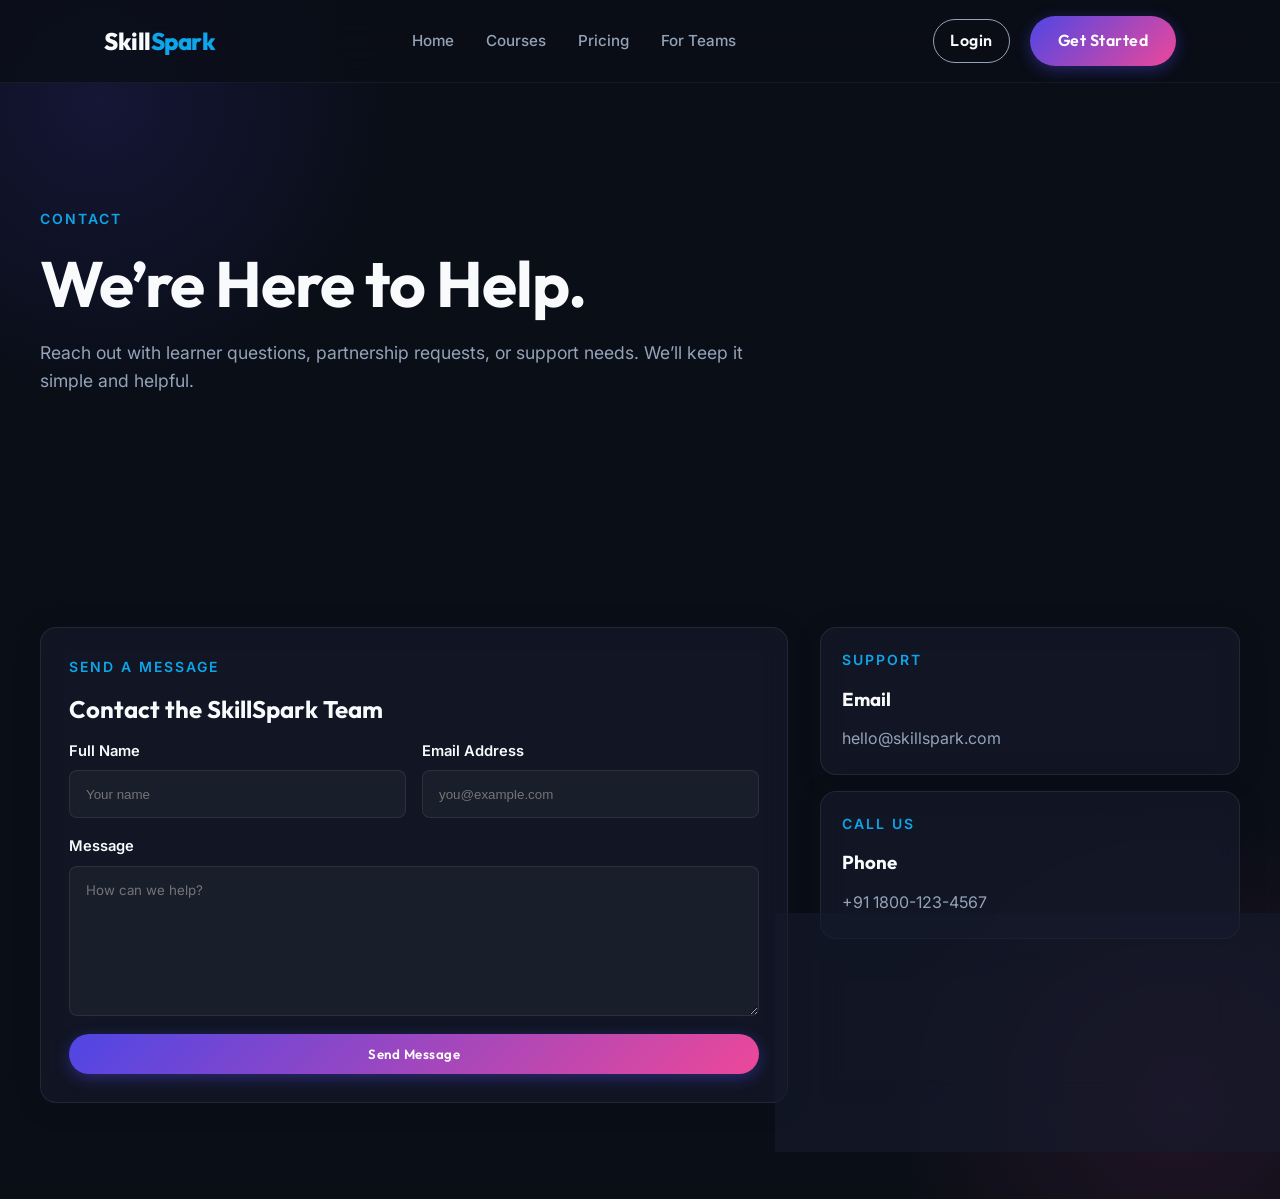
<file: contact.html>
<!DOCTYPE html>
<html lang="en">
<head>
    <meta charset="UTF-8">
    <meta name="viewport" content="width=device-width, initial-scale=1.0">
    <title>Contact SkillSpark | Support and Help</title>
    <meta name="description" content="Contact SkillSpark for support, questions, and learner help.">
    <link rel="preconnect" href="https://fonts.googleapis.com">
    <link rel="preconnect" href="https://fonts.gstatic.com" crossorigin>
    <link href="https://fonts.googleapis.com/css2?family=Inter:wght@300;400;500;600;700;800&family=Outfit:wght@400;600;700;800&display=swap" rel="stylesheet">
    <link rel="stylesheet" href="style.css">
</head>
<body>
    <header class="navbar">
        <div class="container nav-container">
            <a href="index.html" class="logo">Skill<span class="highlight">Spark</span></a>
            <nav class="nav-links">
                <a href="index.html">Home</a>
                <a href="courses.html">Courses</a>
                <a href="pricing.html">Pricing</a>
                <a href="teams.html">For Teams</a>
            </nav>
            <div class="nav-actions">
                <a href="login.html" class="btn btn-outline" style="margin-right: 1rem; padding: 0.5rem 1rem;">Login</a>
                <a href="signup.html" class="btn btn-primary">Get Started</a>
            </div>
            <button class="mobile-menu-btn" aria-label="Toggle menu">
                <span class="bar"></span>
                <span class="bar"></span>
                <span class="bar"></span>
            </button>
        </div>
    </header>

    <main class="content-page">
        <div class="glow glow-1"></div>
        <div class="glow glow-2"></div>

        <section class="page-hero">
            <div class="container section-container">
                <div class="section-header">
                    <span class="sub-heading">Contact</span>
                    <h1 class="hero-title">We’re Here to Help.</h1>
                    <p class="hero-desc">Reach out with learner questions, partnership requests, or support needs. We’ll keep it simple and helpful.</p>
                </div>
            </div>
        </section>

        <section>
            <div class="container section-container contact-layout">
                <article class="glass-panel contact-form-card">
                    <span class="sub-heading">Send a Message</span>
                    <h2>Contact the SkillSpark Team</h2>
                    <form class="auth-form">
                        <div class="form-row">
                            <div class="form-field">
                                <label for="contact-name">Full Name</label>
                                <input id="contact-name" type="text" placeholder="Your name">
                            </div>
                            <div class="form-field">
                                <label for="contact-email">Email Address</label>
                                <input id="contact-email" type="email" placeholder="you@example.com">
                            </div>
                        </div>
                        <div class="form-field">
                            <label for="contact-message">Message</label>
                            <textarea id="contact-message" placeholder="How can we help?"></textarea>
                        </div>
                        <button type="button" class="btn btn-primary">Send Message</button>
                    </form>
                </article>

                <div class="contact-details">
                    <article class="glass-panel contact-detail-card">
                        <span class="sub-heading">Support</span>
                        <h3>Email</h3>
                        <p>hello@skillspark.com</p>
                    </article>
                    <article class="glass-panel contact-detail-card">
                        <span class="sub-heading">Call Us</span>
                        <h3>Phone</h3>
                        <p>+91 1800-123-4567</p>
                    </article>
                    <article class="glass-panel contact-detail-card">
                        <span class="sub-heading">Office</span>
                        <h3>Location</h3>
                        <p>Bangalore, Karnataka, India</p>
                    </article>
                </div>
            </div>
        </section>
    </main>

    <script src="script.js"></script>
</body>
</html>
</file>
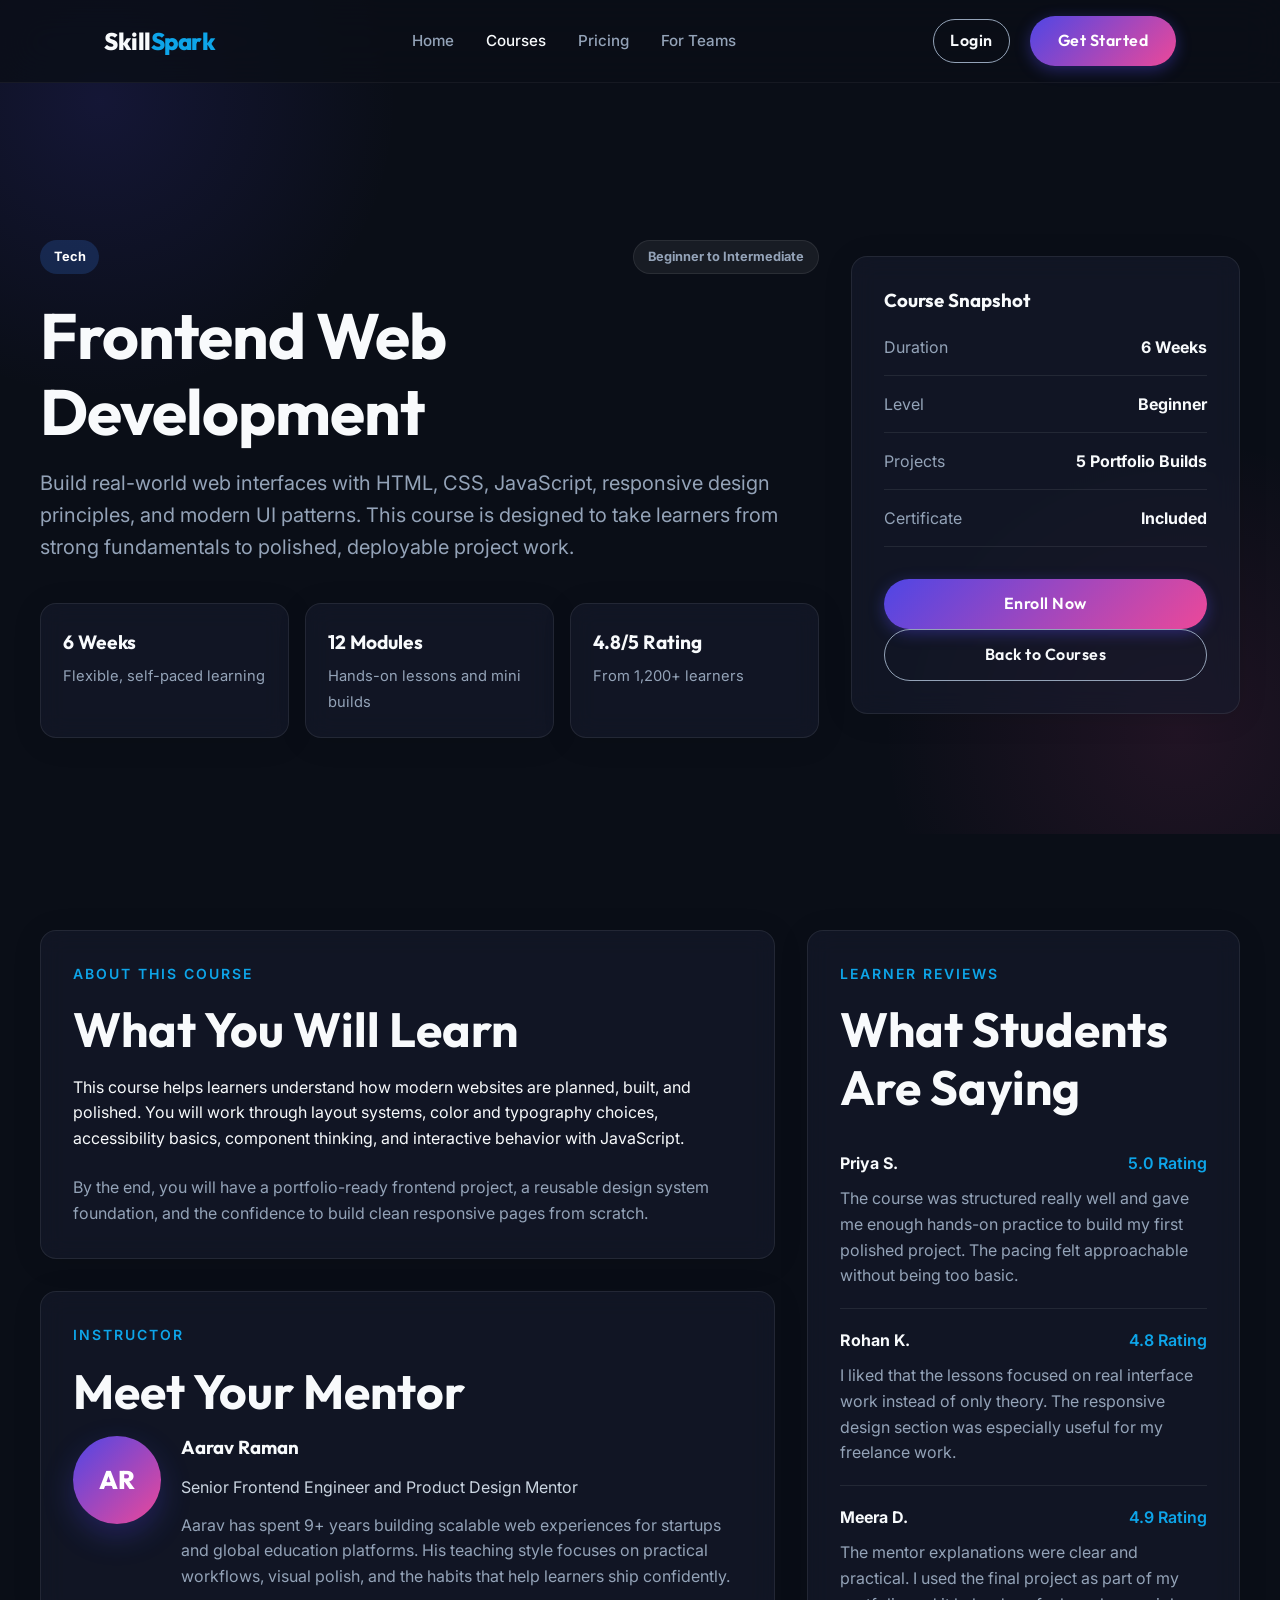
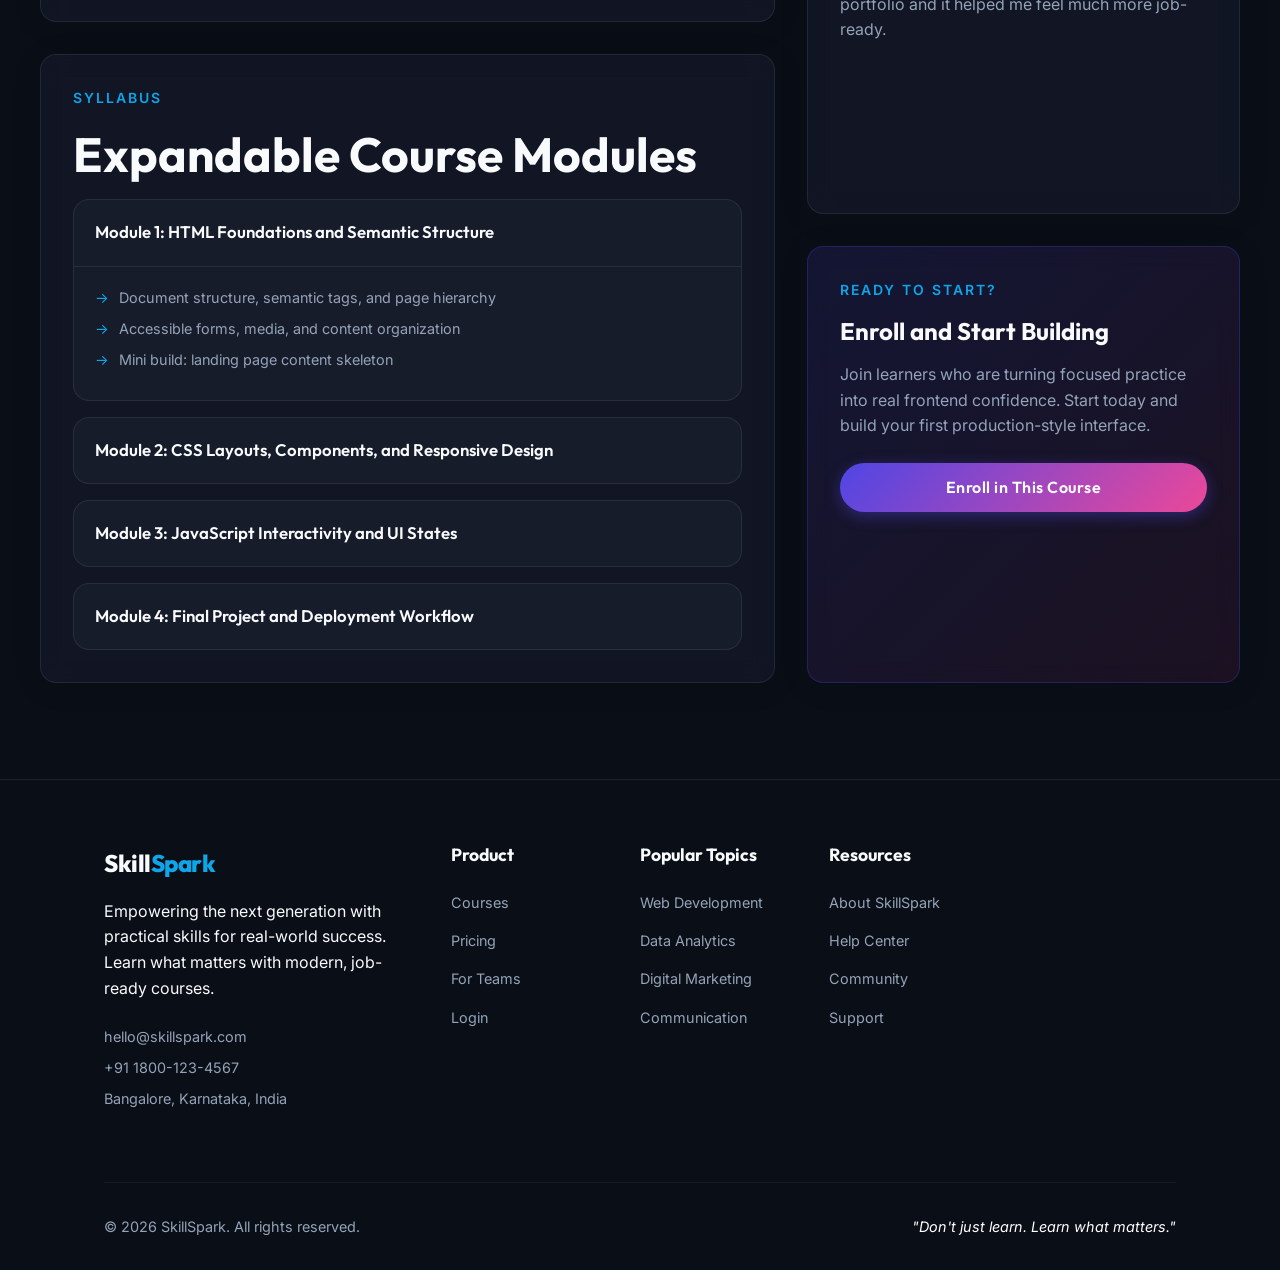
<file: course-detail.html>
<!DOCTYPE html>
<html lang="en">
<head>
    <meta charset="UTF-8">
    <meta name="viewport" content="width=device-width, initial-scale=1.0">
    <title>SkillSpark Course Detail | Frontend Web Development</title>
    <meta name="description" content="Explore the Frontend Web Development course on SkillSpark, including instructor details, syllabus, reviews, and enrollment information.">
    <link rel="preconnect" href="https://fonts.googleapis.com">
    <link rel="preconnect" href="https://fonts.gstatic.com" crossorigin>
    <link href="https://fonts.googleapis.com/css2?family=Inter:wght@300;400;500;600;700;800&family=Outfit:wght@400;600;700;800&display=swap" rel="stylesheet">
    <link rel="stylesheet" href="style.css">
</head>
<body>
    <header class="navbar">
        <div class="container nav-container">
            <a href="index.html" class="logo">Skill<span class="highlight">Spark</span></a>
            <nav class="nav-links">
                <a href="index.html">Home</a>
                <a href="courses.html" class="active">Courses</a>
                <a href="pricing.html">Pricing</a>
                <a href="teams.html">For Teams</a>
            </nav>
            <div class="nav-actions">
                <a href="login.html" class="btn btn-outline" style="margin-right: 1rem; padding: 0.5rem 1rem;">Login</a>
                <a href="login.html" class="btn btn-primary">Get Started</a>
            </div>
            <button class="mobile-menu-btn" aria-label="Toggle menu">
                <span class="bar"></span>
                <span class="bar"></span>
                <span class="bar"></span>
            </button>
        </div>
    </header>

    <main>
        <section class="inner-hero course-detail-hero">
            <div class="glow glow-1"></div>
            <div class="glow glow-2"></div>
            <div class="container section-container">
                <div class="course-detail-layout">
                    <div class="course-detail-main">
                        <div class="course-meta mb-4">
                            <span class="course-pill bg-blue-soft">Tech</span>
                            <span class="course-level">Beginner to Intermediate</span>
                        </div>
                        <h1 class="hero-title">Frontend Web Development</h1>
                        <p class="hero-desc">Build real-world web interfaces with HTML, CSS, JavaScript, responsive design principles, and modern UI patterns. This course is designed to take learners from strong fundamentals to polished, deployable project work.</p>

                        <div class="detail-highlights">
                            <div class="glass-panel detail-highlight">
                                <strong>6 Weeks</strong>
                                <span>Flexible, self-paced learning</span>
                            </div>
                            <div class="glass-panel detail-highlight">
                                <strong>12 Modules</strong>
                                <span>Hands-on lessons and mini builds</span>
                            </div>
                            <div class="glass-panel detail-highlight">
                                <strong>4.8/5 Rating</strong>
                                <span>From 1,200+ learners</span>
                            </div>
                        </div>
                    </div>

                    <aside class="course-sidebar glass-panel">
                        <h3>Course Snapshot</h3>
                        <ul class="course-sidebar-list">
                            <li><span>Duration</span><strong>6 Weeks</strong></li>
                            <li><span>Level</span><strong>Beginner</strong></li>
                            <li><span>Projects</span><strong>5 Portfolio Builds</strong></li>
                            <li><span>Certificate</span><strong>Included</strong></li>
                        </ul>
                        <a href="login.html" class="btn btn-primary btn-block">Enroll Now</a>
                        <a href="courses.html" class="btn btn-outline btn-block">Back to Courses</a>
                    </aside>
                </div>
            </div>
        </section>

        <section class="course-detail-content">
            <div class="container section-container">
                <div class="course-detail-grid">
                    <div class="course-content-stack">
                        <article class="glass-panel">
                            <div class="section-header">
                                <span class="sub-heading">About This Course</span>
                                <h2>What You Will Learn</h2>
                            </div>
                            <p class="mb-4">This course helps learners understand how modern websites are planned, built, and polished. You will work through layout systems, color and typography choices, accessibility basics, component thinking, and interactive behavior with JavaScript.</p>
                            <p class="text-muted">By the end, you will have a portfolio-ready frontend project, a reusable design system foundation, and the confidence to build clean responsive pages from scratch.</p>
                        </article>

                        <article class="glass-panel">
                            <div class="section-header">
                                <span class="sub-heading">Instructor</span>
                                <h2>Meet Your Mentor</h2>
                            </div>
                            <div class="instructor-card">
                                <div class="instructor-avatar" aria-hidden="true">AR</div>
                                <div>
                                    <h3>Aarav Raman</h3>
                                    <p class="instructor-role">Senior Frontend Engineer and Product Design Mentor</p>
                                    <p class="text-muted">Aarav has spent 9+ years building scalable web experiences for startups and global education platforms. His teaching style focuses on practical workflows, visual polish, and the habits that help learners ship confidently.</p>
                                </div>
                            </div>
                        </article>

                        <article class="glass-panel">
                            <div class="section-header">
                                <span class="sub-heading">Syllabus</span>
                                <h2>Expandable Course Modules</h2>
                            </div>

                            <div class="syllabus-list">
                                <details class="syllabus-item" open>
                                    <summary>Module 1: HTML Foundations and Semantic Structure</summary>
                                    <ul class="feature-list-small syllabus-points">
                                        <li>Document structure, semantic tags, and page hierarchy</li>
                                        <li>Accessible forms, media, and content organization</li>
                                        <li>Mini build: landing page content skeleton</li>
                                    </ul>
                                </details>

                                <details class="syllabus-item">
                                    <summary>Module 2: CSS Layouts, Components, and Responsive Design</summary>
                                    <ul class="feature-list-small syllabus-points">
                                        <li>Flexbox, grid, spacing systems, and responsive breakpoints</li>
                                        <li>Reusable UI sections and card-based layouts</li>
                                        <li>Mini build: responsive feature section</li>
                                    </ul>
                                </details>

                                <details class="syllabus-item">
                                    <summary>Module 3: JavaScript Interactivity and UI States</summary>
                                    <ul class="feature-list-small syllabus-points">
                                        <li>DOM manipulation, events, and interactive components</li>
                                        <li>Form behavior, toggles, and micro-interactions</li>
                                        <li>Mini build: dynamic navigation and modal patterns</li>
                                    </ul>
                                </details>

                                <details class="syllabus-item">
                                    <summary>Module 4: Final Project and Deployment Workflow</summary>
                                    <ul class="feature-list-small syllabus-points">
                                        <li>Design QA, accessibility review, and performance checks</li>
                                        <li>Publishing a polished frontend project</li>
                                        <li>Portfolio presentation and review checklist</li>
                                    </ul>
                                </details>
                            </div>
                        </article>
                    </div>

                    <div class="course-content-stack">
                        <article class="glass-panel">
                            <div class="section-header">
                                <span class="sub-heading">Learner Reviews</span>
                                <h2>What Students Are Saying</h2>
                            </div>
                            <div class="reviews-list">
                                <div class="review-card">
                                    <div class="review-head">
                                        <strong>Priya S.</strong>
                                        <span>5.0 Rating</span>
                                    </div>
                                    <p class="text-muted">The course was structured really well and gave me enough hands-on practice to build my first polished project. The pacing felt approachable without being too basic.</p>
                                </div>

                                <div class="review-card">
                                    <div class="review-head">
                                        <strong>Rohan K.</strong>
                                        <span>4.8 Rating</span>
                                    </div>
                                    <p class="text-muted">I liked that the lessons focused on real interface work instead of only theory. The responsive design section was especially useful for my freelance work.</p>
                                </div>

                                <div class="review-card">
                                    <div class="review-head">
                                        <strong>Meera D.</strong>
                                        <span>4.9 Rating</span>
                                    </div>
                                    <p class="text-muted">The mentor explanations were clear and practical. I used the final project as part of my portfolio and it helped me feel much more job-ready.</p>
                                </div>
                            </div>
                        </article>

                        <article class="glass-panel course-cta-card">
                            <span class="sub-heading">Ready to Start?</span>
                            <h2>Enroll and Start Building</h2>
                            <p class="text-muted mb-4">Join learners who are turning focused practice into real frontend confidence. Start today and build your first production-style interface.</p>
                            <a href="login.html" class="btn btn-primary btn-block">Enroll in This Course</a>
                        </article>
                    </div>
                </div>
            </div>
        </section>
    </main>

    <footer class="footer">
        <div class="container">
            <div class="footer-grid">
                <div class="footer-brand">
                    <a href="index.html" class="logo mb-3 d-block">Skill<span class="highlight">Spark</span></a>
                    <p class="mb-4">Empowering the next generation with practical skills for real-world success. Learn what matters with modern, job-ready courses.</p>
                    <div class="contact-info">
                        <a href="mailto:hello@skillspark.com">hello@skillspark.com</a>
                        <a href="tel:+9118001234567">+91 1800-123-4567</a>
                        <p>Bangalore, Karnataka, India</p>
                    </div>
                </div>

                <div class="footer-links">
                    <h4>Product</h4>
                    <ul>
                        <li><a href="courses.html">Courses</a></li>
                        <li><a href="pricing.html">Pricing</a></li>
                        <li><a href="teams.html">For Teams</a></li>
                        <li><a href="login.html">Login</a></li>
                    </ul>
                </div>

                <div class="footer-links">
                    <h4>Popular Topics</h4>
                    <ul>
                        <li><a href="courses.html">Web Development</a></li>
                        <li><a href="courses.html">Data Analytics</a></li>
                        <li><a href="courses.html">Digital Marketing</a></li>
                        <li><a href="courses.html">Communication</a></li>
                    </ul>
                </div>

                <div class="footer-links">
                    <h4>Resources</h4>
                    <ul>
                        <li><a href="index.html">About SkillSpark</a></li>
                        <li><a href="index.html">Help Center</a></li>
                        <li><a href="index.html">Community</a></li>
                        <li><a href="index.html">Support</a></li>
                    </ul>
                </div>
            </div>

            <div class="footer-bottom">
                <p>&copy; 2026 SkillSpark. All rights reserved.</p>
                <p class="motto">"Don't just learn. Learn what matters."</p>
            </div>
        </div>
    </footer>

    <script src="script.js"></script>
</body>
</html>
</file>
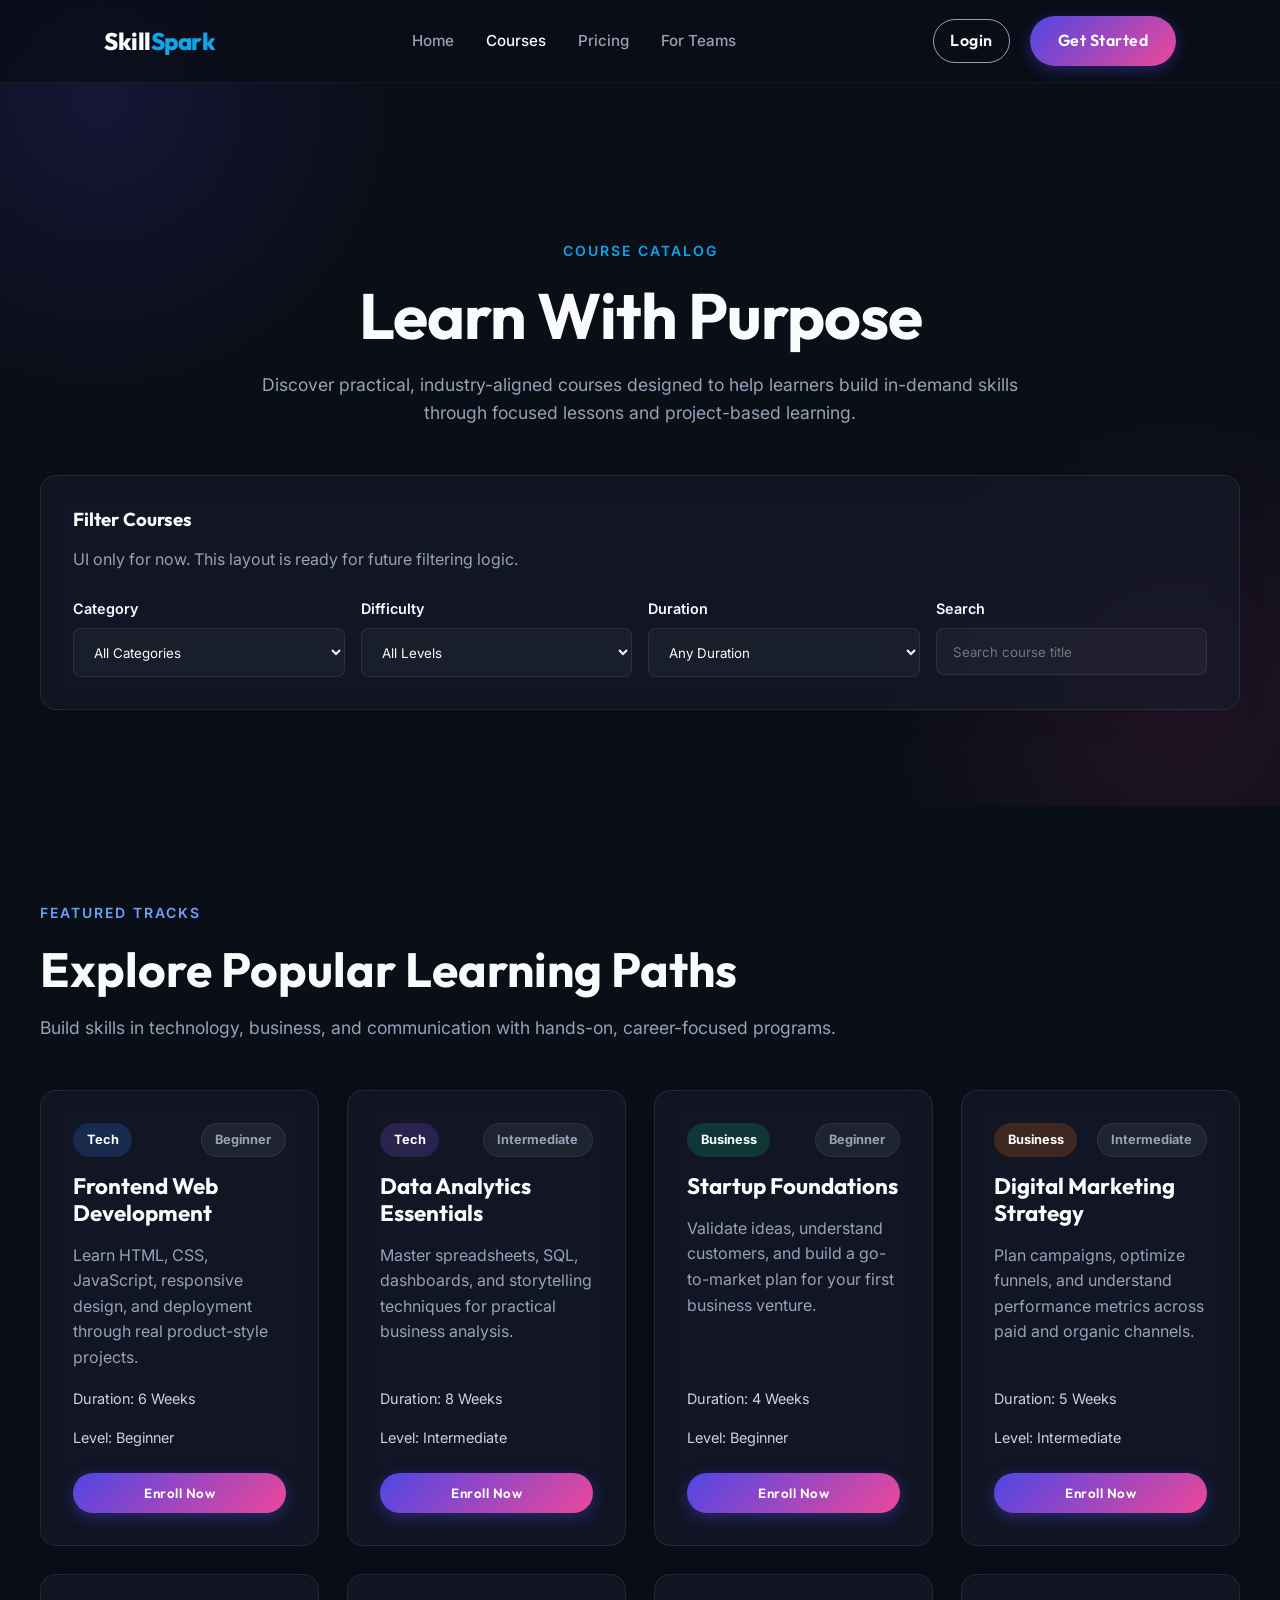
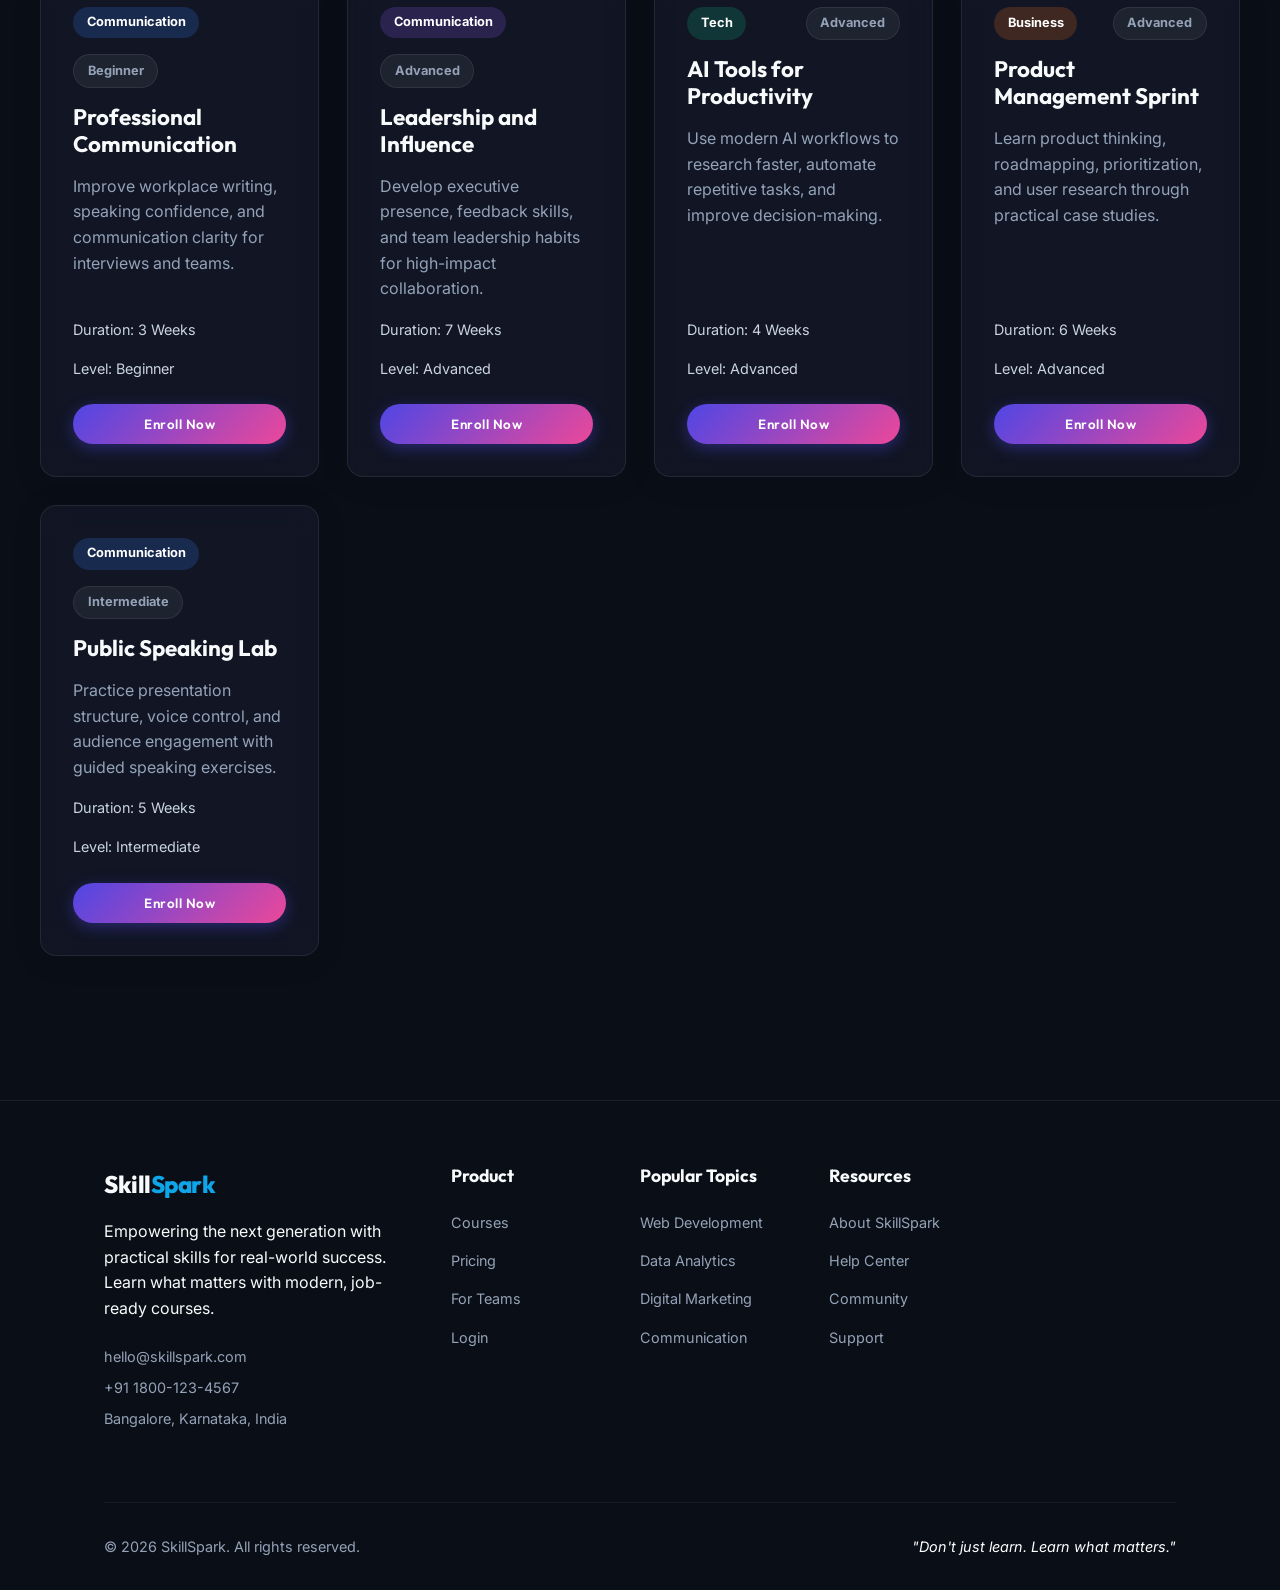
<file: courses.html>
<!DOCTYPE html>
<html lang="en">
<head>
    <meta charset="UTF-8">
    <meta name="viewport" content="width=device-width, initial-scale=1.0">
    <title>SkillSpark Courses | Explore Industry-Aligned Learning</title>
    <meta name="description" content="Explore SkillSpark courses across tech, business, and communication with flexible learning paths built for real-world outcomes.">
    <link rel="preconnect" href="https://fonts.googleapis.com">
    <link rel="preconnect" href="https://fonts.gstatic.com" crossorigin>
    <link href="https://fonts.googleapis.com/css2?family=Inter:wght@300;400;500;600;700;800&family=Outfit:wght@400;600;700;800&display=swap" rel="stylesheet">
    <link rel="stylesheet" href="style.css">
</head>
<body>
    <header class="navbar">
        <div class="container nav-container">
            <a href="index.html" class="logo">Skill<span class="highlight">Spark</span></a>
            <nav class="nav-links">
                <a href="index.html">Home</a>
                <a href="courses.html" class="active">Courses</a>
                <a href="pricing.html">Pricing</a>
                <a href="teams.html">For Teams</a>
            </nav>
            <div class="nav-actions">
                <a href="login.html" class="btn btn-outline" style="margin-right: 1rem; padding: 0.5rem 1rem;">Login</a>
                <a href="login.html" class="btn btn-primary">Get Started</a>
            </div>
            <button class="mobile-menu-btn" aria-label="Toggle menu">
                <span class="bar"></span>
                <span class="bar"></span>
                <span class="bar"></span>
            </button>
        </div>
    </header>

    <main>
        <section class="inner-hero courses-hero">
            <div class="glow glow-1"></div>
            <div class="glow glow-2"></div>
            <div class="container section-container">
                <div class="section-header text-center max-w-md">
                    <span class="sub-heading">Course Catalog</span>
                    <h1 class="hero-title">Learn With <span class="highlight-text">Purpose</span></h1>
                    <p class="hero-desc">Discover practical, industry-aligned courses designed to help learners build in-demand skills through focused lessons and project-based learning.</p>
                </div>

                <div class="courses-filter glass-panel">
                    <div class="filter-heading">
                        <h3>Filter Courses</h3>
                        <p class="text-muted">UI only for now. This layout is ready for future filtering logic.</p>
                    </div>
                    <div class="filter-grid">
                        <div class="filter-group">
                            <label for="category">Category</label>
                            <select id="category" name="category">
                                <option>All Categories</option>
                                <option>Tech</option>
                                <option>Business</option>
                                <option>Communication</option>
                            </select>
                        </div>
                        <div class="filter-group">
                            <label for="difficulty">Difficulty</label>
                            <select id="difficulty" name="difficulty">
                                <option>All Levels</option>
                                <option>Beginner</option>
                                <option>Intermediate</option>
                                <option>Advanced</option>
                            </select>
                        </div>
                        <div class="filter-group">
                            <label for="duration">Duration</label>
                            <select id="duration" name="duration">
                                <option>Any Duration</option>
                                <option>2-4 Weeks</option>
                                <option>4-8 Weeks</option>
                                <option>8+ Weeks</option>
                            </select>
                        </div>
                        <div class="filter-group">
                            <label for="search">Search</label>
                            <input id="search" type="text" placeholder="Search course title">
                        </div>
                    </div>
                </div>
            </div>
        </section>

        <section class="course-catalog">
            <div class="container section-container">
                <div class="section-header">
                    <span class="sub-heading text-gradient">Featured Tracks</span>
                    <h2>Explore Popular Learning Paths</h2>
                    <p>Build skills in technology, business, and communication with hands-on, career-focused programs.</p>
                </div>

                <div class="courses-grid mt-5">
                    <article class="course-item glass-panel glow-hover">
                        <div class="course-meta">
                            <span class="course-pill bg-blue-soft">Tech</span>
                            <span class="course-level">Beginner</span>
                        </div>
                        <h3>Frontend Web Development</h3>
                        <p>Learn HTML, CSS, JavaScript, responsive design, and deployment through real product-style projects.</p>
                        <div class="course-details">
                            <span>Duration: 6 Weeks</span>
                            <span>Level: Beginner</span>
                        </div>
                        <button class="btn btn-primary"><a href="course-detail.html">Enroll Now</a></button>
                    </article>

                    <article class="course-item glass-panel glow-hover">
                        <div class="course-meta">
                            <span class="course-pill bg-purple-soft">Tech</span>
                            <span class="course-level">Intermediate</span>
                        </div>
                        <h3>Data Analytics Essentials</h3>
                        <p>Master spreadsheets, SQL, dashboards, and storytelling techniques for practical business analysis.</p>
                        <div class="course-details">
                            <span>Duration: 8 Weeks</span>
                            <span>Level: Intermediate</span>
                        </div>
                        <button class="btn btn-primary">Enroll Now</button>
                    </article>

                    <article class="course-item glass-panel glow-hover">
                        <div class="course-meta">
                            <span class="course-pill bg-green-soft">Business</span>
                            <span class="course-level">Beginner</span>
                        </div>
                        <h3>Startup Foundations</h3>
                        <p>Validate ideas, understand customers, and build a go-to-market plan for your first business venture.</p>
                        <div class="course-details">
                            <span>Duration: 4 Weeks</span>
                            <span>Level: Beginner</span>
                        </div>
                        <button class="btn btn-primary">Enroll Now</button>
                    </article>

                    <article class="course-item glass-panel glow-hover">
                        <div class="course-meta">
                            <span class="course-pill bg-orange-soft">Business</span>
                            <span class="course-level">Intermediate</span>
                        </div>
                        <h3>Digital Marketing Strategy</h3>
                        <p>Plan campaigns, optimize funnels, and understand performance metrics across paid and organic channels.</p>
                        <div class="course-details">
                            <span>Duration: 5 Weeks</span>
                            <span>Level: Intermediate</span>
                        </div>
                        <button class="btn btn-primary">Enroll Now</button>
                    </article>

                    <article class="course-item glass-panel glow-hover">
                        <div class="course-meta">
                            <span class="course-pill bg-blue-soft">Communication</span>
                            <span class="course-level">Beginner</span>
                        </div>
                        <h3>Professional Communication</h3>
                        <p>Improve workplace writing, speaking confidence, and communication clarity for interviews and teams.</p>
                        <div class="course-details">
                            <span>Duration: 3 Weeks</span>
                            <span>Level: Beginner</span>
                        </div>
                        <button class="btn btn-primary">Enroll Now</button>
                    </article>

                    <article class="course-item glass-panel glow-hover">
                        <div class="course-meta">
                            <span class="course-pill bg-purple-soft">Communication</span>
                            <span class="course-level">Advanced</span>
                        </div>
                        <h3>Leadership and Influence</h3>
                        <p>Develop executive presence, feedback skills, and team leadership habits for high-impact collaboration.</p>
                        <div class="course-details">
                            <span>Duration: 7 Weeks</span>
                            <span>Level: Advanced</span>
                        </div>
                        <button class="btn btn-primary">Enroll Now</button>
                    </article>

                    <article class="course-item glass-panel glow-hover">
                        <div class="course-meta">
                            <span class="course-pill bg-green-soft">Tech</span>
                            <span class="course-level">Advanced</span>
                        </div>
                        <h3>AI Tools for Productivity</h3>
                        <p>Use modern AI workflows to research faster, automate repetitive tasks, and improve decision-making.</p>
                        <div class="course-details">
                            <span>Duration: 4 Weeks</span>
                            <span>Level: Advanced</span>
                        </div>
                        <button class="btn btn-primary">Enroll Now</button>
                    </article>

                    <article class="course-item glass-panel glow-hover">
                        <div class="course-meta">
                            <span class="course-pill bg-orange-soft">Business</span>
                            <span class="course-level">Advanced</span>
                        </div>
                        <h3>Product Management Sprint</h3>
                        <p>Learn product thinking, roadmapping, prioritization, and user research through practical case studies.</p>
                        <div class="course-details">
                            <span>Duration: 6 Weeks</span>
                            <span>Level: Advanced</span>
                        </div>
                        <button class="btn btn-primary">Enroll Now</button>
                    </article>

                    <article class="course-item glass-panel glow-hover">
                        <div class="course-meta">
                            <span class="course-pill bg-blue-soft">Communication</span>
                            <span class="course-level">Intermediate</span>
                        </div>
                        <h3>Public Speaking Lab</h3>
                        <p>Practice presentation structure, voice control, and audience engagement with guided speaking exercises.</p>
                        <div class="course-details">
                            <span>Duration: 5 Weeks</span>
                            <span>Level: Intermediate</span>
                        </div>
                        <button class="btn btn-primary">Enroll Now</button>
                    </article>
                </div>
            </div>
        </section>
    </main>

    <footer class="footer">
        <div class="container">
            <div class="footer-grid">
                <div class="footer-brand">
                    <a href="index.html" class="logo mb-3 d-block">Skill<span class="highlight">Spark</span></a>
                    <p class="mb-4">Empowering the next generation with practical skills for real-world success. Learn what matters with modern, job-ready courses.</p>
                    <div class="contact-info">
                        <a href="mailto:hello@skillspark.com">hello@skillspark.com</a>
                        <a href="tel:+9118001234567">+91 1800-123-4567</a>
                        <p>Bangalore, Karnataka, India</p>
                    </div>
                </div>

                <div class="footer-links">
                    <h4>Product</h4>
                    <ul>
                        <li><a href="courses.html">Courses</a></li>
                        <li><a href="pricing.html">Pricing</a></li>
                        <li><a href="teams.html">For Teams</a></li>
                        <li><a href="login.html">Login</a></li>
                    </ul>
                </div>

                <div class="footer-links">
                    <h4>Popular Topics</h4>
                    <ul>
                        <li><a href="courses.html">Web Development</a></li>
                        <li><a href="courses.html">Data Analytics</a></li>
                        <li><a href="courses.html">Digital Marketing</a></li>
                        <li><a href="courses.html">Communication</a></li>
                    </ul>
                </div>

                <div class="footer-links">
                    <h4>Resources</h4>
                    <ul>
                        <li><a href="index.html">About SkillSpark</a></li>
                        <li><a href="index.html">Help Center</a></li>
                        <li><a href="index.html">Community</a></li>
                        <li><a href="index.html">Support</a></li>
                    </ul>
                </div>
            </div>

            <div class="footer-bottom">
                <p>&copy; 2026 SkillSpark. All rights reserved.</p>
                <p class="motto">"Don't just learn. Learn what matters."</p>
            </div>
        </div>
    </footer>

    <script src="script.js"></script>
</body>
</html>
</file>
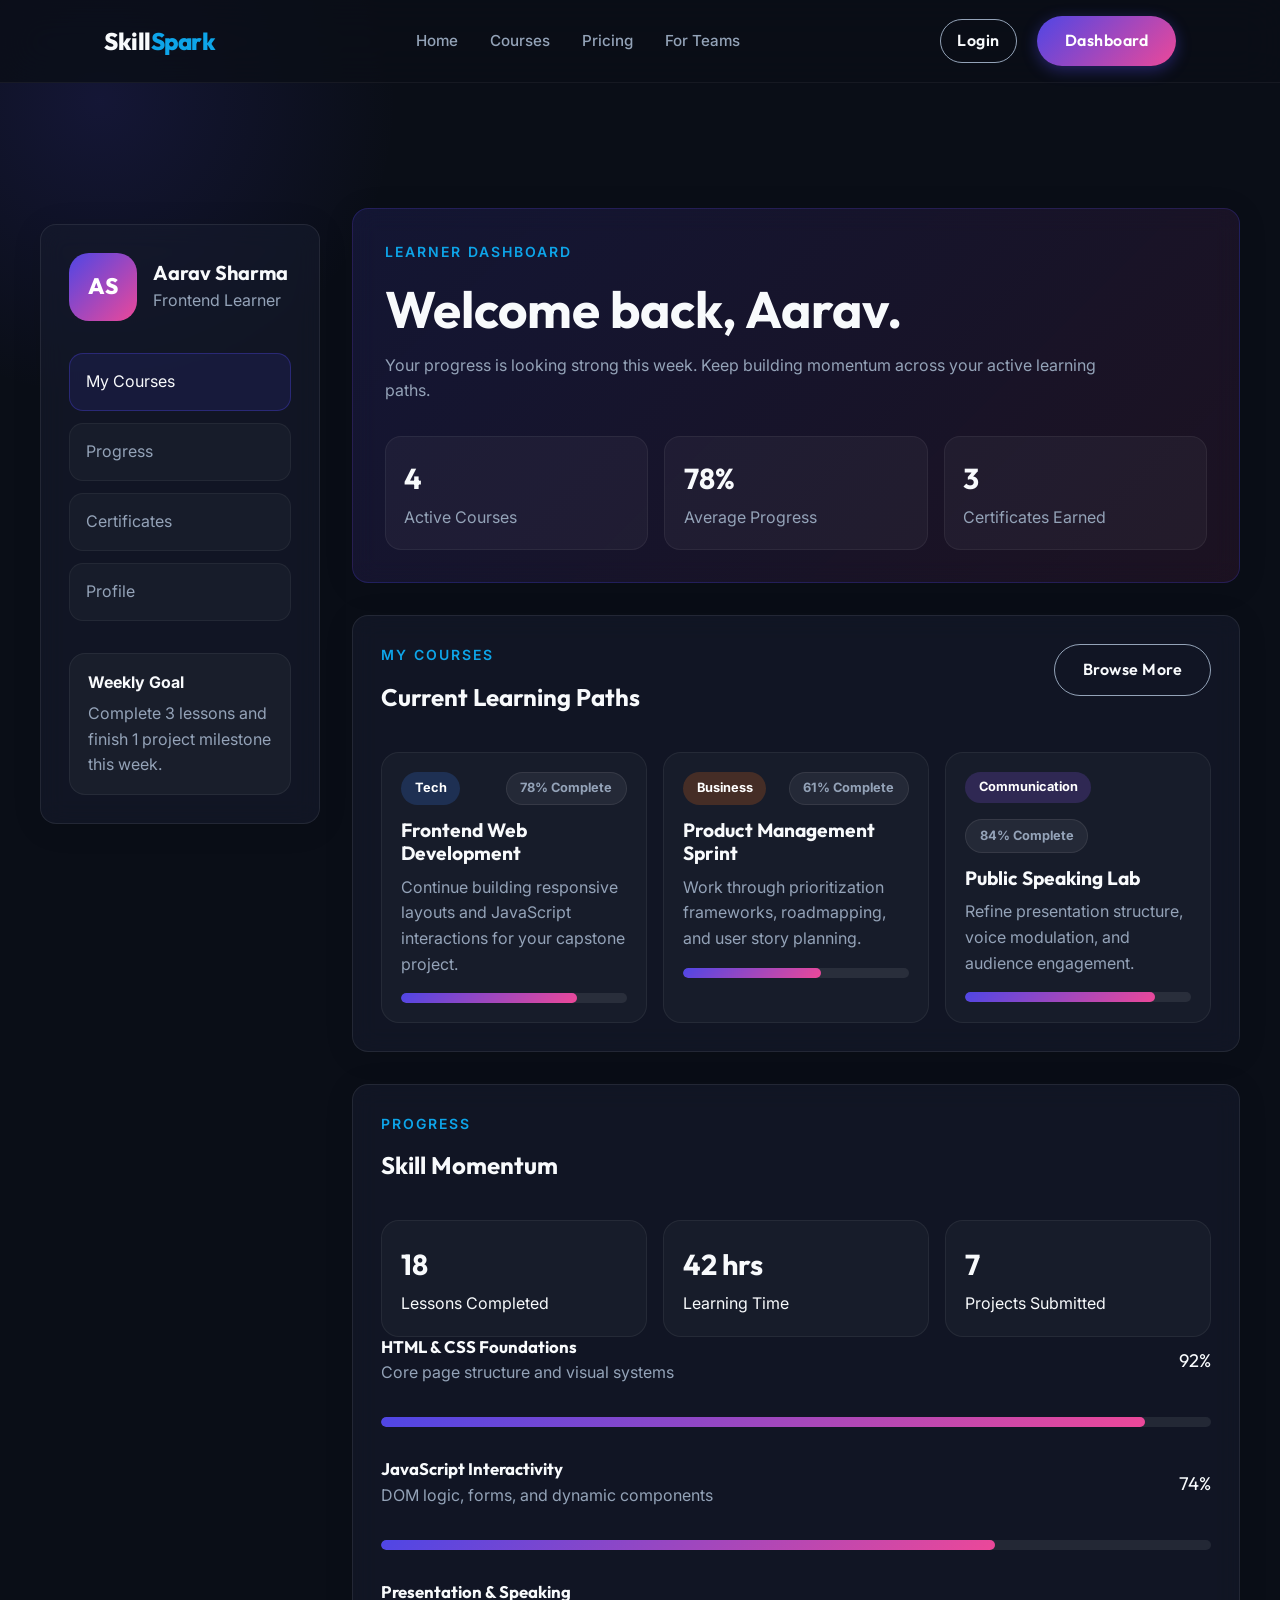
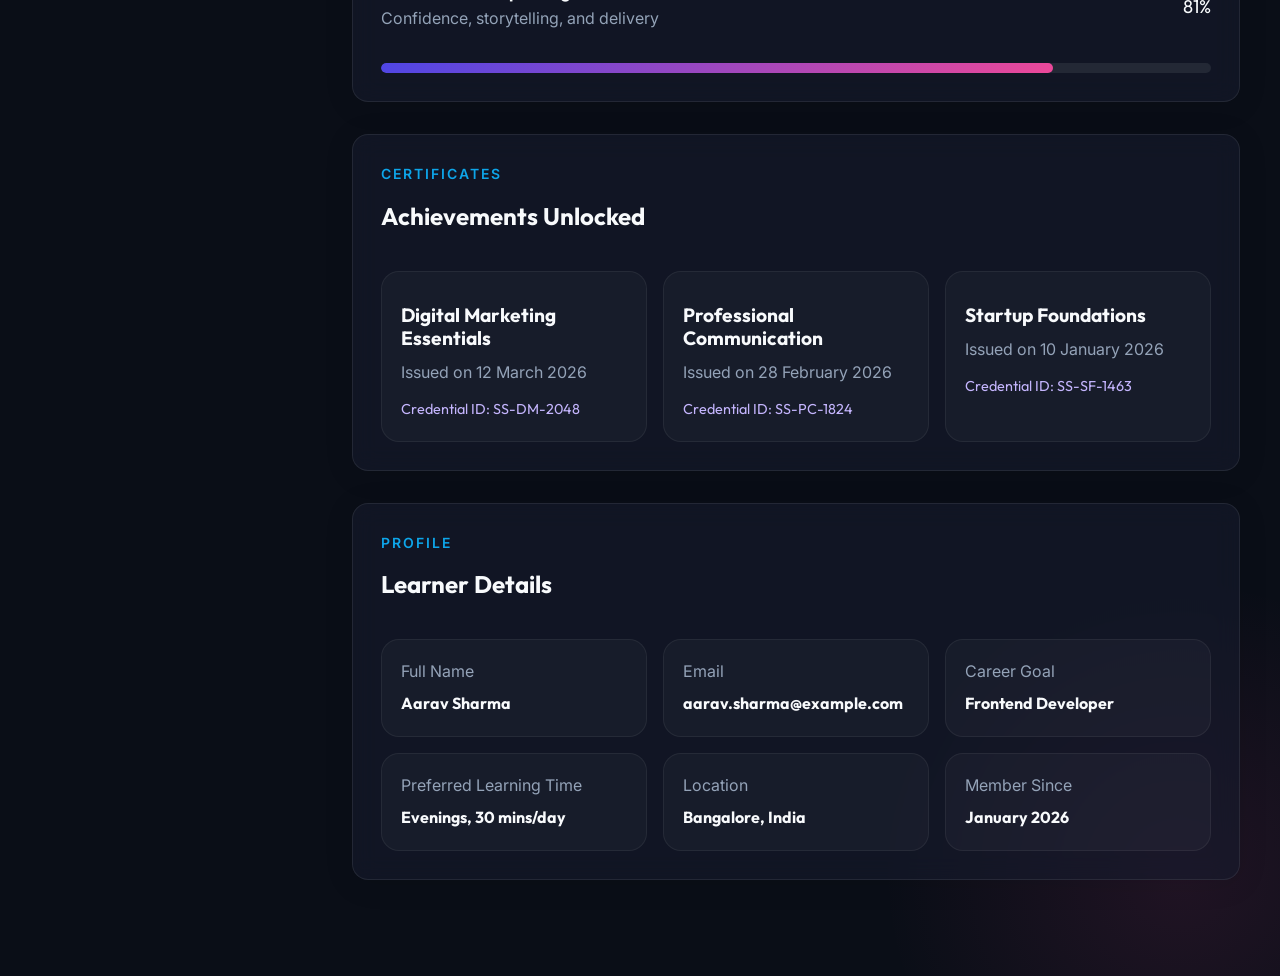
<file: dashboard.html>
<!DOCTYPE html>
<html lang="en">
<head>
    <meta charset="UTF-8">
    <meta name="viewport" content="width=device-width, initial-scale=1.0">
    <title>SkillSpark Dashboard | Your Learning Hub</title>
    <meta name="description" content="View your SkillSpark dashboard with courses, progress, certificates, and profile details.">
    <link rel="preconnect" href="https://fonts.googleapis.com">
    <link rel="preconnect" href="https://fonts.gstatic.com" crossorigin>
    <link href="https://fonts.googleapis.com/css2?family=Inter:wght@300;400;500;600;700;800&family=Outfit:wght@400;600;700;800&display=swap" rel="stylesheet">
    <link rel="stylesheet" href="style.css">
</head>
<body>
    <header class="navbar">
        <div class="container nav-container">
            <a href="index.html" class="logo">Skill<span class="highlight">Spark</span></a>
            <nav class="nav-links">
                <a href="index.html">Home</a>
                <a href="courses.html">Courses</a>
                <a href="pricing.html">Pricing</a>
                <a href="teams.html">For Teams</a>
            </nav>
            <div class="nav-actions">
                <a href="login.html" class="btn btn-outline" style="margin-right: 1rem; padding: 0.5rem 1rem;">Login</a>
                <a href="dashboard.html" class="btn btn-primary">Dashboard</a>
            </div>
            <button class="mobile-menu-btn" aria-label="Toggle menu">
                <span class="bar"></span>
                <span class="bar"></span>
                <span class="bar"></span>
            </button>
        </div>
    </header>

    <main class="dashboard-page">
        <div class="glow glow-1"></div>
        <div class="glow glow-2"></div>
        <div class="container section-container">
            <div class="dashboard-layout">
                <aside class="glass-panel dashboard-sidebar">
                    <div class="dashboard-user">
                        <div class="dashboard-avatar" aria-hidden="true">AS</div>
                        <div>
                            <h2>Aarav Sharma</h2>
                            <p>Frontend Learner</p>
                        </div>
                    </div>

                    <nav class="dashboard-nav" aria-label="Dashboard sections">
                        <a href="#my-courses" class="dashboard-nav-link active">My Courses</a>
                        <a href="#progress" class="dashboard-nav-link">Progress</a>
                        <a href="#certificates" class="dashboard-nav-link">Certificates</a>
                        <a href="#profile" class="dashboard-nav-link">Profile</a>
                    </nav>

                    <div class="dashboard-sidebar-note">
                        <strong>Weekly Goal</strong>
                        <p>Complete 3 lessons and finish 1 project milestone this week.</p>
                    </div>
                </aside>

                <section class="dashboard-content">
                    <div class="dashboard-hero glass-panel">
                        <span class="sub-heading">Learner Dashboard</span>
                        <h1>Welcome back, Aarav.</h1>
                        <p>Your progress is looking strong this week. Keep building momentum across your active learning paths.</p>

                        <div class="dashboard-stats">
                            <div class="dashboard-stat">
                                <strong>4</strong>
                                <span>Active Courses</span>
                            </div>
                            <div class="dashboard-stat">
                                <strong>78%</strong>
                                <span>Average Progress</span>
                            </div>
                            <div class="dashboard-stat">
                                <strong>3</strong>
                                <span>Certificates Earned</span>
                            </div>
                        </div>
                    </div>

                    <section id="my-courses" class="glass-panel dashboard-section">
                        <div class="dashboard-section-head">
                            <div>
                                <span class="sub-heading">My Courses</span>
                                <h2>Current Learning Paths</h2>
                            </div>
                            <a href="courses.html" class="btn btn-outline">Browse More</a>
                        </div>

                        <div class="dashboard-course-grid">
                            <article class="dashboard-course-card">
                                <div class="course-meta">
                                    <span class="course-pill bg-blue-soft">Tech</span>
                                    <span class="course-level">78% Complete</span>
                                </div>
                                <h3>Frontend Web Development</h3>
                                <p>Continue building responsive layouts and JavaScript interactions for your capstone project.</p>
                                <div class="progress-track"><span style="width: 78%;"></span></div>
                            </article>

                            <article class="dashboard-course-card">
                                <div class="course-meta">
                                    <span class="course-pill bg-orange-soft">Business</span>
                                    <span class="course-level">61% Complete</span>
                                </div>
                                <h3>Product Management Sprint</h3>
                                <p>Work through prioritization frameworks, roadmapping, and user story planning.</p>
                                <div class="progress-track"><span style="width: 61%;"></span></div>
                            </article>

                            <article class="dashboard-course-card">
                                <div class="course-meta">
                                    <span class="course-pill bg-purple-soft">Communication</span>
                                    <span class="course-level">84% Complete</span>
                                </div>
                                <h3>Public Speaking Lab</h3>
                                <p>Refine presentation structure, voice modulation, and audience engagement.</p>
                                <div class="progress-track"><span style="width: 84%;"></span></div>
                            </article>
                        </div>
                    </section>

                    <section id="progress" class="glass-panel dashboard-section">
                        <div class="dashboard-section-head">
                            <div>
                                <span class="sub-heading">Progress</span>
                                <h2>Skill Momentum</h2>
                            </div>
                        </div>

                        <div class="progress-metrics">
                            <div class="metric-card">
                                <strong>18</strong>
                                <span>Lessons Completed</span>
                            </div>
                            <div class="metric-card">
                                <strong>42 hrs</strong>
                                <span>Learning Time</span>
                            </div>
                            <div class="metric-card">
                                <strong>7</strong>
                                <span>Projects Submitted</span>
                            </div>
                        </div>

                        <div class="progress-list">
                            <div class="progress-row">
                                <div>
                                    <h3>HTML & CSS Foundations</h3>
                                    <p>Core page structure and visual systems</p>
                                </div>
                                <span>92%</span>
                            </div>
                            <div class="progress-track"><span style="width: 92%;"></span></div>

                            <div class="progress-row">
                                <div>
                                    <h3>JavaScript Interactivity</h3>
                                    <p>DOM logic, forms, and dynamic components</p>
                                </div>
                                <span>74%</span>
                            </div>
                            <div class="progress-track"><span style="width: 74%;"></span></div>

                            <div class="progress-row">
                                <div>
                                    <h3>Presentation & Speaking</h3>
                                    <p>Confidence, storytelling, and delivery</p>
                                </div>
                                <span>81%</span>
                            </div>
                            <div class="progress-track"><span style="width: 81%;"></span></div>
                        </div>
                    </section>

                    <section id="certificates" class="glass-panel dashboard-section">
                        <div class="dashboard-section-head">
                            <div>
                                <span class="sub-heading">Certificates</span>
                                <h2>Achievements Unlocked</h2>
                            </div>
                        </div>

                        <div class="certificate-grid">
                            <article class="certificate-card">
                                <h3>Digital Marketing Essentials</h3>
                                <p>Issued on 12 March 2026</p>
                                <span>Credential ID: SS-DM-2048</span>
                            </article>
                            <article class="certificate-card">
                                <h3>Professional Communication</h3>
                                <p>Issued on 28 February 2026</p>
                                <span>Credential ID: SS-PC-1824</span>
                            </article>
                            <article class="certificate-card">
                                <h3>Startup Foundations</h3>
                                <p>Issued on 10 January 2026</p>
                                <span>Credential ID: SS-SF-1463</span>
                            </article>
                        </div>
                    </section>

                    <section id="profile" class="glass-panel dashboard-section">
                        <div class="dashboard-section-head">
                            <div>
                                <span class="sub-heading">Profile</span>
                                <h2>Learner Details</h2>
                            </div>
                        </div>

                        <div class="profile-grid">
                            <div class="profile-item">
                                <span>Full Name</span>
                                <strong>Aarav Sharma</strong>
                            </div>
                            <div class="profile-item">
                                <span>Email</span>
                                <strong>aarav.sharma@example.com</strong>
                            </div>
                            <div class="profile-item">
                                <span>Career Goal</span>
                                <strong>Frontend Developer</strong>
                            </div>
                            <div class="profile-item">
                                <span>Preferred Learning Time</span>
                                <strong>Evenings, 30 mins/day</strong>
                            </div>
                            <div class="profile-item">
                                <span>Location</span>
                                <strong>Bangalore, India</strong>
                            </div>
                            <div class="profile-item">
                                <span>Member Since</span>
                                <strong>January 2026</strong>
                            </div>
                        </div>
                    </section>
                </section>
            </div>
        </div>
    </main>

    <script src="script.js"></script>
</body>
</html>
</file>
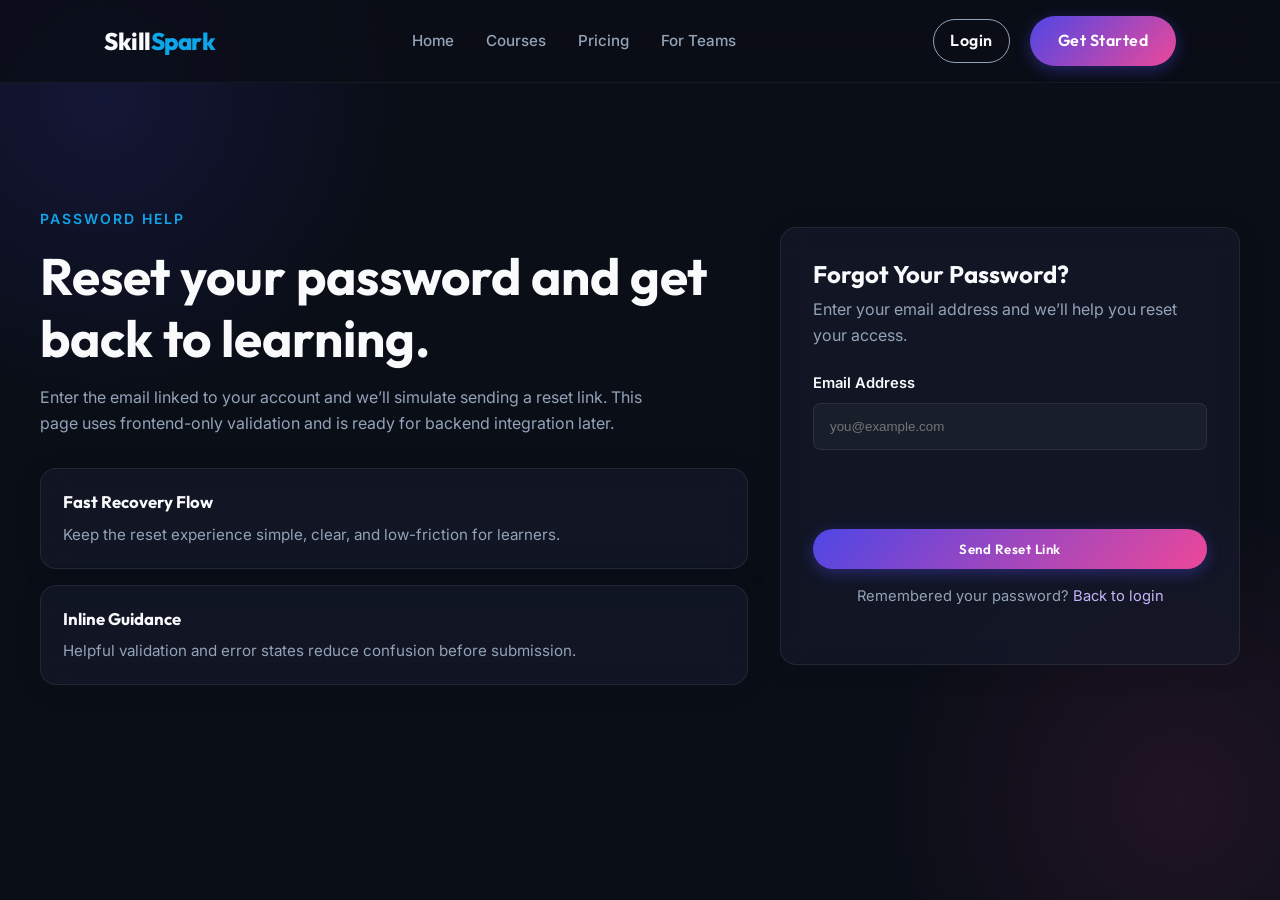
<file: forgot-password.html>
<!DOCTYPE html>
<html lang="en">
<head>
    <meta charset="UTF-8">
    <meta name="viewport" content="width=device-width, initial-scale=1.0">
    <title>SkillSpark Forgot Password | Reset Access</title>
    <meta name="description" content="Request a password reset link for your SkillSpark account.">
    <link rel="preconnect" href="https://fonts.googleapis.com">
    <link rel="preconnect" href="https://fonts.gstatic.com" crossorigin>
    <link href="https://fonts.googleapis.com/css2?family=Inter:wght@300;400;500;600;700;800&family=Outfit:wght@400;600;700;800&display=swap" rel="stylesheet">
    <link rel="stylesheet" href="style.css">
</head>
<body>
    <header class="navbar">
        <div class="container nav-container">
            <a href="index.html" class="logo">Skill<span class="highlight">Spark</span></a>
            <nav class="nav-links">
                <a href="index.html">Home</a>
                <a href="courses.html">Courses</a>
                <a href="pricing.html">Pricing</a>
                <a href="teams.html">For Teams</a>
            </nav>
            <div class="nav-actions">
                <a href="login.html" class="btn btn-outline" style="margin-right: 1rem; padding: 0.5rem 1rem;">Login</a>
                <a href="signup.html" class="btn btn-primary">Get Started</a>
            </div>
            <button class="mobile-menu-btn" aria-label="Toggle menu">
                <span class="bar"></span>
                <span class="bar"></span>
                <span class="bar"></span>
            </button>
        </div>
    </header>

    <main class="auth-page">
        <div class="glow glow-1"></div>
        <div class="glow glow-2"></div>
        <div class="container section-container">
            <div class="auth-layout">
                <section class="auth-intro">
                    <span class="sub-heading">Password Help</span>
                    <h1>Reset your password and get back to learning.</h1>
                    <p>Enter the email linked to your account and we’ll simulate sending a reset link. This page uses frontend-only validation and is ready for backend integration later.</p>

                    <div class="auth-benefits">
                        <div class="glass-panel auth-benefit">
                            <strong>Fast Recovery Flow</strong>
                            <span>Keep the reset experience simple, clear, and low-friction for learners.</span>
                        </div>
                        <div class="glass-panel auth-benefit">
                            <strong>Inline Guidance</strong>
                            <span>Helpful validation and error states reduce confusion before submission.</span>
                        </div>
                    </div>
                </section>

                <section class="glass-panel auth-card">
                    <h2>Forgot Your Password?</h2>
                    <p>Enter your email address and we’ll help you reset your access.</p>

                    <form class="auth-form" data-auth-form data-success-message="Password reset link simulated successfully. Check your inbox in the real backend flow.">
                        <div class="form-field">
                            <label for="forgot-email">Email Address</label>
                            <input id="forgot-email" name="email" type="email" placeholder="you@example.com" data-validate="required|email">
                            <p class="field-error" aria-live="polite"></p>
                        </div>

                        <p class="form-status" aria-live="polite"></p>
                        <button type="submit" class="btn btn-primary btn-block">Send Reset Link</button>
                    </form>

                    <p class="auth-switch">Remembered your password? <a href="login.html">Back to login</a></p>
                </section>
            </div>
        </div>
    </main>

    <script src="script.js"></script>
</body>
</html>
</file>
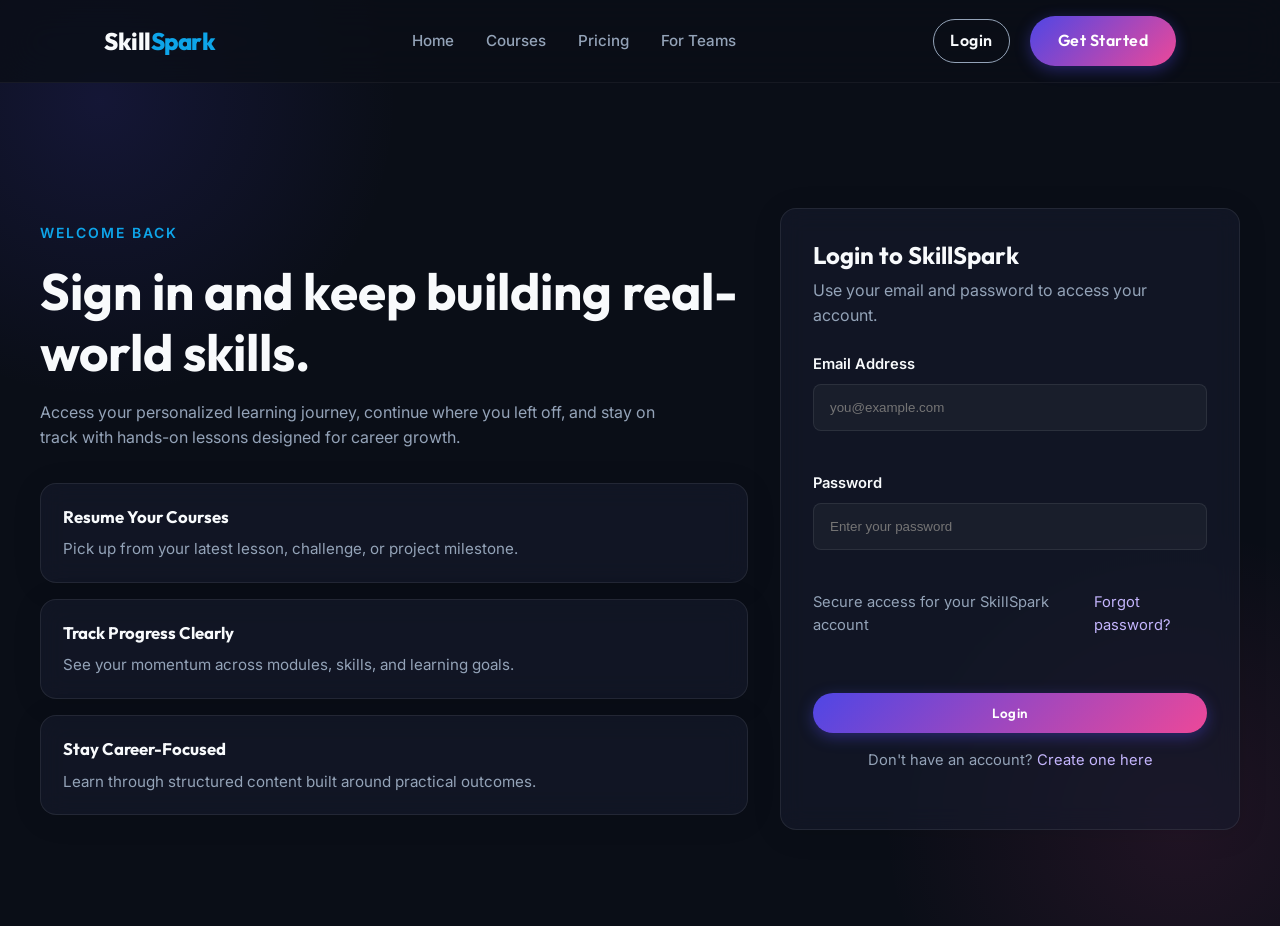
<file: login.html>
<!DOCTYPE html>
<html lang="en">
<head>
    <meta charset="UTF-8">
    <meta name="viewport" content="width=device-width, initial-scale=1.0">
    <title>SkillSpark Login | Continue Learning</title>
    <meta name="description" content="Sign in to SkillSpark to continue your learning journey and access your practical courses.">
    <link rel="preconnect" href="https://fonts.googleapis.com">
    <link rel="preconnect" href="https://fonts.gstatic.com" crossorigin>
    <link href="https://fonts.googleapis.com/css2?family=Inter:wght@300;400;500;600;700;800&family=Outfit:wght@400;600;700;800&display=swap" rel="stylesheet">
    <link rel="stylesheet" href="style.css">
</head>
<body>
    <header class="navbar">
        <div class="container nav-container">
            <a href="index.html" class="logo">Skill<span class="highlight">Spark</span></a>
            <nav class="nav-links">
                <a href="index.html">Home</a>
                <a href="courses.html">Courses</a>
                <a href="pricing.html">Pricing</a>
                <a href="teams.html">For Teams</a>
            </nav>
            <div class="nav-actions">
                <a href="login.html" class="btn btn-outline" style="margin-right: 1rem; padding: 0.5rem 1rem;">Login</a>
                <a href="signup.html" class="btn btn-primary">Get Started</a>
            </div>
            <button class="mobile-menu-btn" aria-label="Toggle menu">
                <span class="bar"></span>
                <span class="bar"></span>
                <span class="bar"></span>
            </button>
        </div>
    </header>

    <main class="auth-page">
        <div class="glow glow-1"></div>
        <div class="glow glow-2"></div>
        <div class="container section-container">
            <div class="auth-layout">
                <section class="auth-intro">
                    <span class="sub-heading">Welcome Back</span>
                    <h1>Sign in and keep building real-world skills.</h1>
                    <p>Access your personalized learning journey, continue where you left off, and stay on track with hands-on lessons designed for career growth.</p>

                    <div class="auth-benefits">
                        <div class="glass-panel auth-benefit">
                            <strong>Resume Your Courses</strong>
                            <span>Pick up from your latest lesson, challenge, or project milestone.</span>
                        </div>
                        <div class="glass-panel auth-benefit">
                            <strong>Track Progress Clearly</strong>
                            <span>See your momentum across modules, skills, and learning goals.</span>
                        </div>
                        <div class="glass-panel auth-benefit">
                            <strong>Stay Career-Focused</strong>
                            <span>Learn through structured content built around practical outcomes.</span>
                        </div>
                    </div>
                </section>

                <section class="glass-panel auth-card">
                    <h2>Login to SkillSpark</h2>
                    <p>Use your email and password to access your account.</p>

                    <form class="auth-form" data-auth-form data-success-message="Login validated successfully. This is a frontend-only demo.">
                        <div class="form-field">
                            <label for="login-email">Email Address</label>
                            <input id="login-email" name="email" type="email" placeholder="you@example.com" data-validate="required|email">
                            <p class="field-error" aria-live="polite"></p>
                        </div>

                        <div class="form-field">
                            <label for="login-password">Password</label>
                            <input id="login-password" name="password" type="password" placeholder="Enter your password" data-validate="required|min6" data-password>
                            <p class="field-error" aria-live="polite"></p>
                        </div>

                        <div class="form-meta">
                            <span>Secure access for your SkillSpark account</span>
                            <a href="forgot-password.html">Forgot password?</a>
                        </div>

                        <p class="form-status" aria-live="polite"></p>
                        <button type="submit" class="btn btn-primary btn-block">Login</button>
                    </form>

                    <p class="auth-switch">Don't have an account? <a href="signup.html">Create one here</a></p>
                </section>
            </div>
        </div>
    </main>

    <script src="script.js"></script>
</body>
</html>
</file>
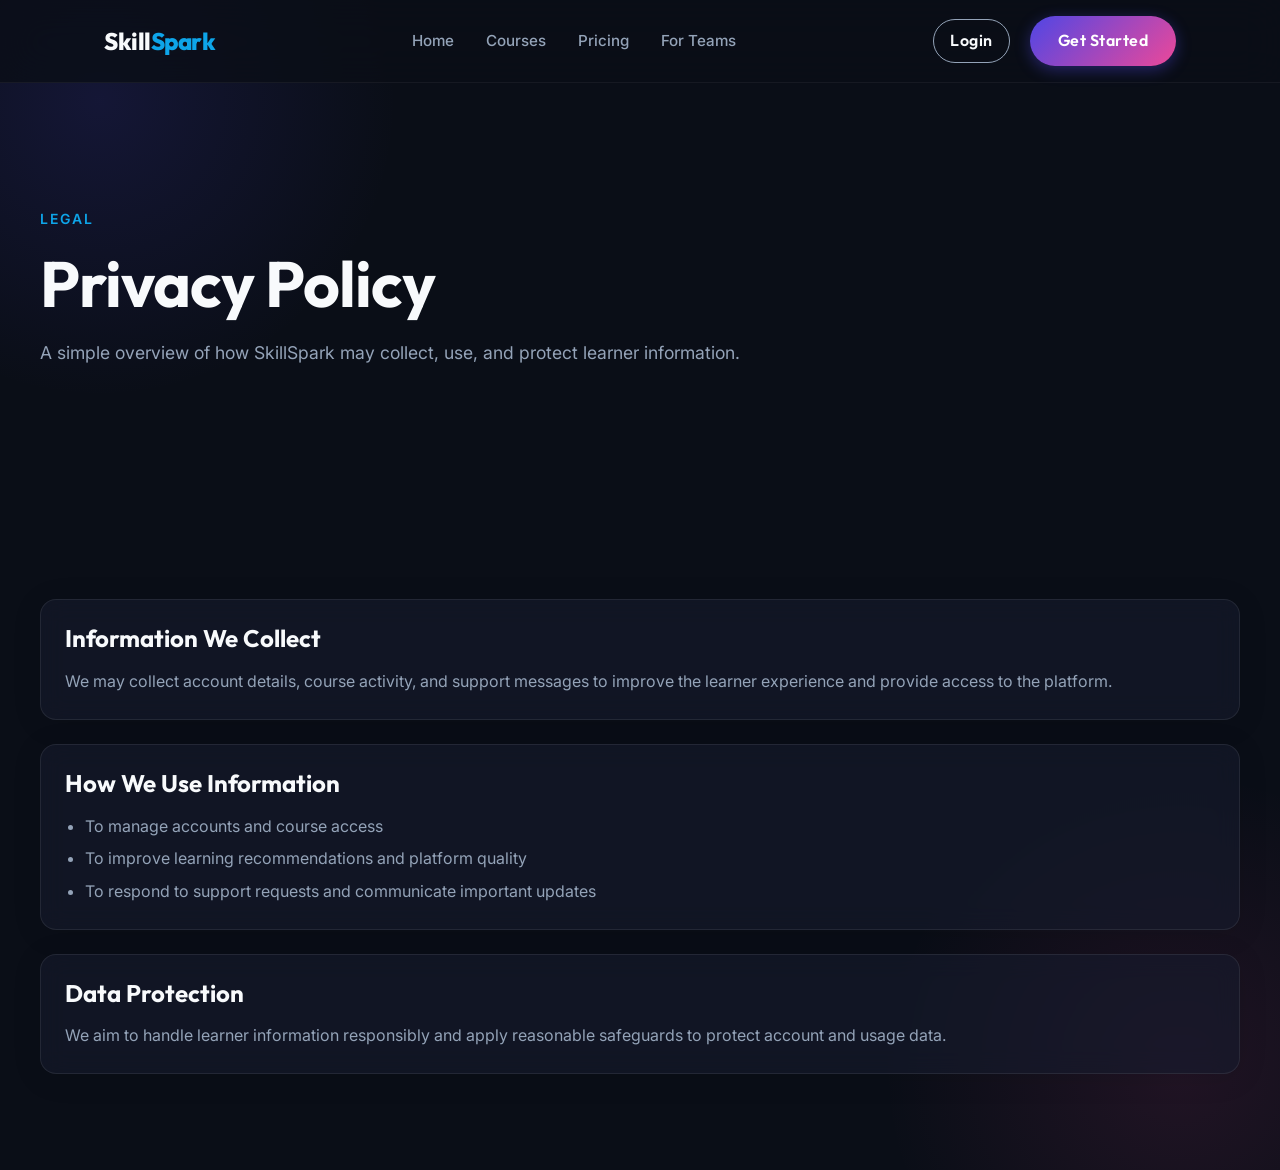
<file: privacy-policy.html>
<!DOCTYPE html>
<html lang="en">
<head>
    <meta charset="UTF-8">
    <meta name="viewport" content="width=device-width, initial-scale=1.0">
    <title>SkillSpark Privacy Policy</title>
    <meta name="description" content="Read the SkillSpark privacy policy.">
    <link rel="preconnect" href="https://fonts.googleapis.com">
    <link rel="preconnect" href="https://fonts.gstatic.com" crossorigin>
    <link href="https://fonts.googleapis.com/css2?family=Inter:wght@300;400;500;600;700;800&family=Outfit:wght@400;600;700;800&display=swap" rel="stylesheet">
    <link rel="stylesheet" href="style.css">
</head>
<body>
    <header class="navbar">
        <div class="container nav-container">
            <a href="index.html" class="logo">Skill<span class="highlight">Spark</span></a>
            <nav class="nav-links">
                <a href="index.html">Home</a>
                <a href="courses.html">Courses</a>
                <a href="pricing.html">Pricing</a>
                <a href="teams.html">For Teams</a>
            </nav>
            <div class="nav-actions">
                <a href="login.html" class="btn btn-outline" style="margin-right: 1rem; padding: 0.5rem 1rem;">Login</a>
                <a href="signup.html" class="btn btn-primary">Get Started</a>
            </div>
            <button class="mobile-menu-btn" aria-label="Toggle menu">
                <span class="bar"></span>
                <span class="bar"></span>
                <span class="bar"></span>
            </button>
        </div>
    </header>

    <main class="content-page">
        <div class="glow glow-1"></div>
        <div class="glow glow-2"></div>
        <section class="page-hero">
            <div class="container section-container">
                <div class="section-header">
                    <span class="sub-heading">Legal</span>
                    <h1 class="hero-title">Privacy Policy</h1>
                    <p class="hero-desc">A simple overview of how SkillSpark may collect, use, and protect learner information.</p>
                </div>
            </div>
        </section>

        <section>
            <div class="container section-container legal-stack">
                <article class="glass-panel legal-card">
                    <h2>Information We Collect</h2>
                    <p>We may collect account details, course activity, and support messages to improve the learner experience and provide access to the platform.</p>
                </article>
                <article class="glass-panel legal-card">
                    <h2>How We Use Information</h2>
                    <ul>
                        <li>To manage accounts and course access</li>
                        <li>To improve learning recommendations and platform quality</li>
                        <li>To respond to support requests and communicate important updates</li>
                    </ul>
                </article>
                <article class="glass-panel legal-card">
                    <h2>Data Protection</h2>
                    <p>We aim to handle learner information responsibly and apply reasonable safeguards to protect account and usage data.</p>
                </article>
            </div>
        </section>
    </main>

    <script src="script.js"></script>
</body>
</html>
</file>
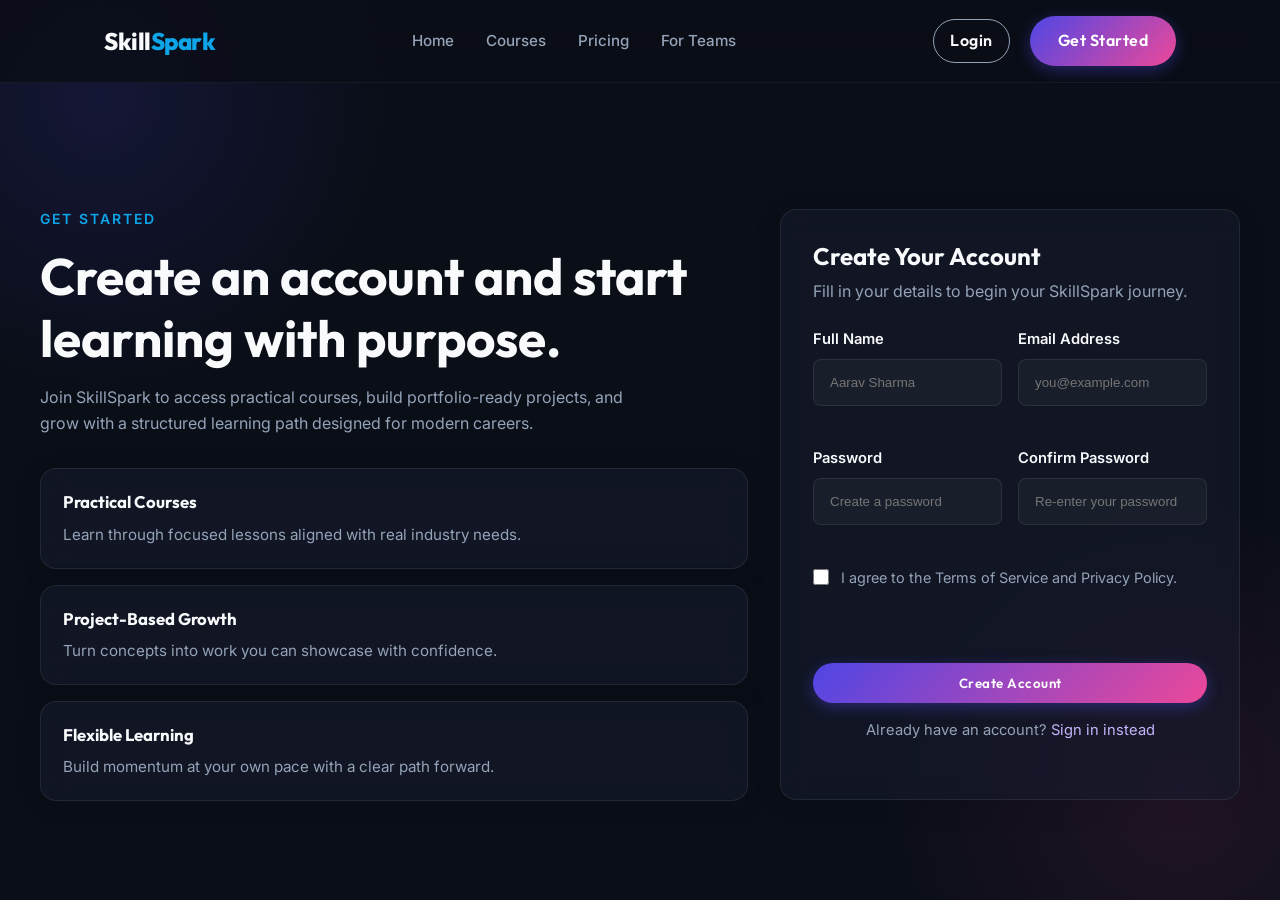
<file: signup.html>
<!DOCTYPE html>
<html lang="en">
<head>
    <meta charset="UTF-8">
    <meta name="viewport" content="width=device-width, initial-scale=1.0">
    <title>SkillSpark Sign Up | Start Your Learning Journey</title>
    <meta name="description" content="Create your SkillSpark account and start learning practical, industry-aligned skills.">
    <link rel="preconnect" href="https://fonts.googleapis.com">
    <link rel="preconnect" href="https://fonts.gstatic.com" crossorigin>
    <link href="https://fonts.googleapis.com/css2?family=Inter:wght@300;400;500;600;700;800&family=Outfit:wght@400;600;700;800&display=swap" rel="stylesheet">
    <link rel="stylesheet" href="style.css">
</head>
<body>
    <header class="navbar">
        <div class="container nav-container">
            <a href="index.html" class="logo">Skill<span class="highlight">Spark</span></a>
            <nav class="nav-links">
                <a href="index.html">Home</a>
                <a href="courses.html">Courses</a>
                <a href="pricing.html">Pricing</a>
                <a href="teams.html">For Teams</a>
            </nav>
            <div class="nav-actions">
                <a href="login.html" class="btn btn-outline" style="margin-right: 1rem; padding: 0.5rem 1rem;">Login</a>
                <a href="signup.html" class="btn btn-primary">Get Started</a>
            </div>
            <button class="mobile-menu-btn" aria-label="Toggle menu">
                <span class="bar"></span>
                <span class="bar"></span>
                <span class="bar"></span>
            </button>
        </div>
    </header>

    <main class="auth-page">
        <div class="glow glow-1"></div>
        <div class="glow glow-2"></div>
        <div class="container section-container">
            <div class="auth-layout">
                <section class="auth-intro">
                    <span class="sub-heading">Get Started</span>
                    <h1>Create an account and start learning with purpose.</h1>
                    <p>Join SkillSpark to access practical courses, build portfolio-ready projects, and grow with a structured learning path designed for modern careers.</p>

                    <div class="auth-benefits">
                        <div class="glass-panel auth-benefit">
                            <strong>Practical Courses</strong>
                            <span>Learn through focused lessons aligned with real industry needs.</span>
                        </div>
                        <div class="glass-panel auth-benefit">
                            <strong>Project-Based Growth</strong>
                            <span>Turn concepts into work you can showcase with confidence.</span>
                        </div>
                        <div class="glass-panel auth-benefit">
                            <strong>Flexible Learning</strong>
                            <span>Build momentum at your own pace with a clear path forward.</span>
                        </div>
                    </div>
                </section>

                <section class="glass-panel auth-card">
                    <h2>Create Your Account</h2>
                    <p>Fill in your details to begin your SkillSpark journey.</p>

                    <form class="auth-form" data-auth-form data-success-message="Signup validated successfully. This is a frontend-only demo.">
                        <div class="form-row">
                            <div class="form-field">
                                <label for="signup-name">Full Name</label>
                                <input id="signup-name" name="name" type="text" placeholder="Aarav Sharma" data-validate="required|name">
                                <p class="field-error" aria-live="polite"></p>
                            </div>

                            <div class="form-field">
                                <label for="signup-email">Email Address</label>
                                <input id="signup-email" name="email" type="email" placeholder="you@example.com" data-validate="required|email">
                                <p class="field-error" aria-live="polite"></p>
                            </div>
                        </div>

                        <div class="form-row">
                            <div class="form-field">
                                <label for="signup-password">Password</label>
                                <input id="signup-password" name="password" type="password" placeholder="Create a password" data-validate="required|min6" data-password>
                                <p class="field-error" aria-live="polite"></p>
                            </div>

                            <div class="form-field">
                                <label for="signup-confirm-password">Confirm Password</label>
                                <input id="signup-confirm-password" name="confirmPassword" type="password" placeholder="Re-enter your password" data-validate="required|confirmPassword">
                                <p class="field-error" aria-live="polite"></p>
                            </div>
                        </div>

                        <div class="form-field checkbox-field">
                            <input id="signup-terms" name="terms" type="checkbox" data-validate="checked">
                            <div class="checkbox-copy">
                                <label for="signup-terms">I agree to the Terms of Service and Privacy Policy.</label>
                                <p class="field-error" aria-live="polite"></p>
                            </div>
                        </div>

                        <p class="form-status" aria-live="polite"></p>
                        <button type="submit" class="btn btn-primary btn-block">Create Account</button>
                    </form>

                    <p class="auth-switch">Already have an account? <a href="login.html">Sign in instead</a></p>
                </section>
            </div>
        </div>
    </main>

    <script src="script.js"></script>
</body>
</html>
</file>
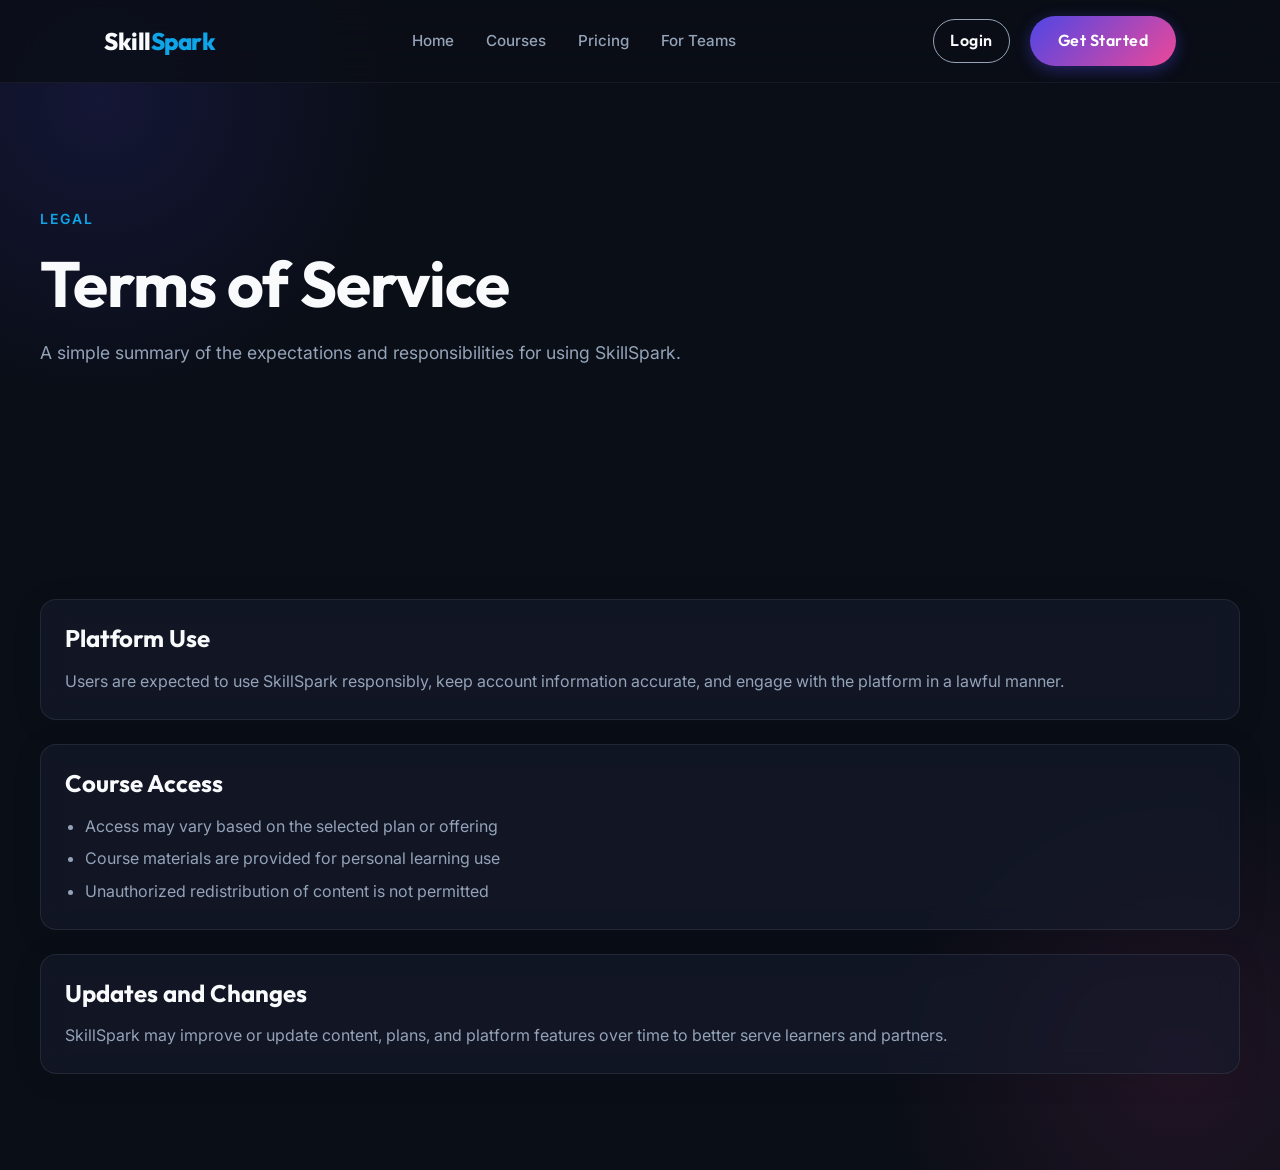
<file: terms.html>
<!DOCTYPE html>
<html lang="en">
<head>
    <meta charset="UTF-8">
    <meta name="viewport" content="width=device-width, initial-scale=1.0">
    <title>SkillSpark Terms of Service</title>
    <meta name="description" content="Read the SkillSpark terms of service.">
    <link rel="preconnect" href="https://fonts.googleapis.com">
    <link rel="preconnect" href="https://fonts.gstatic.com" crossorigin>
    <link href="https://fonts.googleapis.com/css2?family=Inter:wght@300;400;500;600;700;800&family=Outfit:wght@400;600;700;800&display=swap" rel="stylesheet">
    <link rel="stylesheet" href="style.css">
</head>
<body>
    <header class="navbar">
        <div class="container nav-container">
            <a href="index.html" class="logo">Skill<span class="highlight">Spark</span></a>
            <nav class="nav-links">
                <a href="index.html">Home</a>
                <a href="courses.html">Courses</a>
                <a href="pricing.html">Pricing</a>
                <a href="teams.html">For Teams</a>
            </nav>
            <div class="nav-actions">
                <a href="login.html" class="btn btn-outline" style="margin-right: 1rem; padding: 0.5rem 1rem;">Login</a>
                <a href="signup.html" class="btn btn-primary">Get Started</a>
            </div>
            <button class="mobile-menu-btn" aria-label="Toggle menu">
                <span class="bar"></span>
                <span class="bar"></span>
                <span class="bar"></span>
            </button>
        </div>
    </header>

    <main class="content-page">
        <div class="glow glow-1"></div>
        <div class="glow glow-2"></div>
        <section class="page-hero">
            <div class="container section-container">
                <div class="section-header">
                    <span class="sub-heading">Legal</span>
                    <h1 class="hero-title">Terms of Service</h1>
                    <p class="hero-desc">A simple summary of the expectations and responsibilities for using SkillSpark.</p>
                </div>
            </div>
        </section>

        <section>
            <div class="container section-container legal-stack">
                <article class="glass-panel legal-card">
                    <h2>Platform Use</h2>
                    <p>Users are expected to use SkillSpark responsibly, keep account information accurate, and engage with the platform in a lawful manner.</p>
                </article>
                <article class="glass-panel legal-card">
                    <h2>Course Access</h2>
                    <ul>
                        <li>Access may vary based on the selected plan or offering</li>
                        <li>Course materials are provided for personal learning use</li>
                        <li>Unauthorized redistribution of content is not permitted</li>
                    </ul>
                </article>
                <article class="glass-panel legal-card">
                    <h2>Updates and Changes</h2>
                    <p>SkillSpark may improve or update content, plans, and platform features over time to better serve learners and partners.</p>
                </article>
            </div>
        </section>
    </main>

    <script src="script.js"></script>
</body>
</html>
</file>
<file: style.css>
:root {
    /* Color Palette */
    --bg-dark: #0a0e17;
    --bg-card: rgba(22, 28, 45, 0.6);
    --bg-card-hover: rgba(30, 38, 60, 0.8);
    --primary: #4f46e5;
    --primary-hover: #6366f1;
    --secondary: #ec4899;
    --accent: #0ea5e9;
    --text-main: #f8fafc;
    --text-muted: #94a3b8;
    
    /* Accents */
    --blue-accent: #3b82f6;
    --purple-accent: #8b5cf6;
    --green-accent: #10b981;
    --orange-accent: #f97316;
    --red-accent: #ef4444;

    /* Gradients */
    --gradient-primary: linear-gradient(135deg, var(--primary), var(--secondary));
    --gradient-text: linear-gradient(to right, #60a5fa, #c084fc, #f472b6);

    /* Glassmorphism */
    --glass-border: rgba(255, 255, 255, 0.08);
    --glass-glow: rgba(79, 70, 229, 0.15);
    
    /* Variables */
    --font-heading: 'Outfit', sans-serif;
    --font-body: 'Inter', sans-serif;
    --radius-sm: 8px;
    --radius-md: 16px;
    --radius-lg: 24px;
    --transition: all 0.3s cubic-bezier(0.4, 0, 0.2, 1);
}

* {
    margin: 0;
    padding: 0;
    box-sizing: border-box;
}

html {
    scroll-behavior: smooth;
}

body {
    font-family: var(--font-body);
    background-color: var(--bg-dark);
    color: var(--text-main);
    line-height: 1.6;
    overflow-x: hidden;
}

/* Typography */
h1, h2, h3, h4, h5, h6 {
    font-family: var(--font-heading);
    font-weight: 700;
    line-height: 1.2;
    margin-bottom: 1rem;
}

a {
    text-decoration: none;
    color: inherit;
    transition: var(--transition);
}

ul {
    list-style: none;
}

.text-gradient {
    background: var(--gradient-text);
    -webkit-background-clip: text;
    -webkit-text-fill-color: transparent;
    background-clip: text;
}

.text-muted { color: var(--text-muted); }
.text-center { text-align: center; }
.text-lead { font-size: 1.25rem; }
.mb-3 { margin-bottom: 1rem; }
.mb-4 { margin-bottom: 1.5rem; }
.mb-5 { margin-bottom: 3rem; }
.mt-4 { margin-top: 1.5rem; }
.mt-5 { margin-top: 3rem; }
.d-block { display: block; }
.max-w-md { max-width: 800px; margin-left: auto; margin-right: auto; }

/* Layout */
.container {
    max-width: 1200px;
    margin: 0 auto;
    padding: 0 5%;
}

.section-container {
    padding: 6rem 0;
}

.grid-2 {
    display: grid;
    grid-template-columns: repeat(auto-fit, minmax(300px, 1fr));
    gap: 3rem;
}

.grid-3 {
    display: grid;
    grid-template-columns: repeat(auto-fit, minmax(280px, 1fr));
    gap: 2rem;
}

.align-center {
    align-items: center;
}

/* Glassmorphism Classes */
.glass-panel {
    background: var(--bg-card);
    backdrop-filter: blur(12px);
    -webkit-backdrop-filter: blur(12px);
    border: 1px solid var(--glass-border);
    border-radius: var(--radius-md);
    padding: 2rem;
    box-shadow: 0 4px 30px rgba(0, 0, 0, 0.1);
    transition: var(--transition);
}

.glass-panel:hover {
    background: var(--bg-card-hover);
    border-color: rgba(255, 255, 255, 0.15);
    transform: translateY(-5px);
    box-shadow: 0 10px 40px rgba(0, 0, 0, 0.3);
}

.glow-hover:hover {
    box-shadow: 0 0 25px var(--glass-glow);
}

/* Buttons */
.btn {
    display: inline-block;
    padding: 0.75rem 1.75rem;
    border-radius: 50px;
    font-weight: 600;
    font-family: var(--font-heading);
    cursor: pointer;
    text-align: center;
    border: none;
    letter-spacing: 0.5px;
}

.btn-primary {
    background: var(--gradient-primary);
    color: white;
    box-shadow: 0 4px 15px rgba(79, 70, 229, 0.4);
}

.btn-primary:hover {
    transform: translateY(-2px);
    box-shadow: 0 8px 25px rgba(79, 70, 229, 0.6);
}

.btn-outline {
    background: transparent;
    border: 1px solid var(--text-muted);
    color: var(--text-main);
}

.btn-outline:hover {
    border-color: var(--text-main);
    background: rgba(255,255,255,0.05);
}

.btn-large {
    padding: 1rem 2.5rem;
    font-size: 1.1rem;
}

.btn-block {
    display: block;
    width: 100%;
}

.cta-pulse {
    animation: pulse 2s infinite;
}

@keyframes pulse {
    0% { transform: scale(1); box-shadow: 0 0 0 0 rgba(79, 70, 229, 0.7); }
    70% { transform: scale(1.05); box-shadow: 0 0 0 15px rgba(79, 70, 229, 0); }
    100% { transform: scale(1); box-shadow: 0 0 0 0 rgba(79, 70, 229, 0); }
}

/* Navigation */
.navbar {
    position: fixed;
    top: 0;
    left: 0;
    width: 100%;
    z-index: 1000;
    background: rgba(10, 14, 23, 0.8);
    backdrop-filter: blur(20px);
    border-bottom: 1px solid rgba(255, 255, 255, 0.05);
    padding: 1rem 0;
    transition: var(--transition);
}

.nav-container {
    display: flex;
    justify-content: space-between;
    align-items: center;
}

.logo {
    font-family: var(--font-heading);
    font-size: 1.5rem;
    font-weight: 800;
    letter-spacing: -0.5px;
}

.logo .highlight {
    color: var(--accent);
}

.nav-links {
    display: flex;
    gap: 2rem;
}

.nav-links a {
    color: var(--text-muted);
    font-weight: 500;
    font-size: 0.95rem;
}

.nav-links a:hover {
    color: var(--text-main);
}

.nav-links a.active {
    color: var(--text-main);
}

.mobile-menu-btn {
    display: none;
    background: transparent;
    border: none;
    cursor: pointer;
    flex-direction: column;
    gap: 5px;
}

.mobile-menu-btn .bar {
    width: 25px;
    height: 3px;
    background-color: var(--text-main);
    transition: var(--transition);
}

/* Hero Section */
.hero {
    position: relative;
    padding: 10rem 0 6rem 0;
    min-height: 100vh;
    display: flex;
    align-items: center;
    overflow: hidden;
}

.glow {
    position: absolute;
    width: 600px;
    height: 600px;
    background: radial-gradient(circle, rgba(79,70,229,0.15) 0%, rgba(10,14,23,0) 70%);
    border-radius: 50%;
    z-index: -1;
}

.glow-1 { top: -200px; left: -200px; }
.glow-2 { bottom: -200px; right: -200px; background: radial-gradient(circle, rgba(236,72,153,0.1) 0%, rgba(10,14,23,0) 70%); }

.hero-content {
    text-align: center;
    max-width: 800px;
    margin: 0 auto;
}

.badge {
    display: inline-block;
    padding: 0.5rem 1rem;
    background: rgba(79, 70, 229, 0.1);
    border: 1px solid rgba(79, 70, 229, 0.3);
    border-radius: 50px;
    color: var(--accent);
    font-size: 0.875rem;
    font-weight: 600;
    margin-bottom: 2rem;
    letter-spacing: 1px;
    text-transform: uppercase;
}

.hero-title {
    font-size: clamp(3rem, 5vw, 4.5rem);
    letter-spacing: -1px;
}

.hero-desc {
    font-size: 1.25rem;
    color: var(--text-muted);
    margin-bottom: 2.5rem;
}

.hero-ctas {
    display: flex;
    justify-content: center;
    gap: 1rem;
    margin-bottom: 4rem;
}

.hero-stats {
    display: grid;
    grid-template-columns: repeat(3, 1fr);
    gap: 1.5rem;
    margin-bottom: 3rem;
}

.stat-card {
    text-align: center;
    padding: 1.5rem;
}

.stat-card.highlight-bord {
    border-color: rgba(79, 70, 229, 0.5);
    background: rgba(79, 70, 229, 0.05);
}

.stat-number {
    font-size: 2.5rem;
    font-family: var(--font-heading);
    font-weight: 800;
    color: var(--text-main);
    margin-bottom: 0.5rem;
}

.stat-label {
    color: var(--text-muted);
    font-size: 0.9rem;
    text-transform: uppercase;
    letter-spacing: 1px;
}

.feature-tags {
    display: flex;
    justify-content: center;
    gap: 2rem;
    flex-wrap: wrap;
}

.tag {
    display: flex;
    align-items: center;
    gap: 0.5rem;
    font-size: 0.9rem;
    color: var(--text-muted);
    background: rgba(255,255,255,0.03);
    padding: 0.5rem 1rem;
    border-radius: 50px;
}

.tag .icon { color: var(--accent); }

/* Common Section Styles */
.sub-heading {
    color: var(--accent);
    font-weight: 600;
    text-transform: uppercase;
    letter-spacing: 2px;
    display: block;
    margin-bottom: 1rem;
    font-size: 0.875rem;
}

.section-header h2 {
    font-size: clamp(2rem, 4vw, 3rem);
}

.section-header p {
    color: var(--text-muted);
    font-size: 1.1rem;
}

/* Challenge Section */
.stats-split {
    display: grid;
    grid-template-columns: 1fr 1fr;
    gap: 2rem;
    margin-top: 3rem;
}

.split-card {
    text-align: center;
    padding: 3rem 2rem;
}

.huge-number {
    font-size: 5rem;
    line-height: 1;
    margin-bottom: 1rem;
}

.text-red { color: var(--red-accent); }
.text-orange { color: var(--orange-accent); }

/* Solution section */
.course-card .icon-wrap {
    width: 60px;
    height: 60px;
    border-radius: 12px;
    display: flex;
    align-items: center;
    justify-content: center;
    font-size: 1.5rem;
    margin-bottom: 1.5rem;
}
.bg-blue { background: rgba(59, 130, 246, 0.2); color: var(--blue-accent); border: 1px solid rgba(59,130,246,0.3); }
.bg-purple { background: rgba(139, 92, 246, 0.2); color: var(--purple-accent); border: 1px solid rgba(139,92,246,0.3); }
.bg-green { background: rgba(16, 185, 129, 0.2); color: var(--green-accent); border: 1px solid rgba(16,185,129,0.3); }

/* Features Section */
.feature-item {
    display: flex;
    align-items: center;
    margin-bottom: 2rem;
    background: var(--bg-card);
    border-radius: var(--radius-lg);
    padding: 2rem;
    border: 1px solid var(--glass-border);
}

.feature-content h3 { font-size: 1.5rem; color: var(--accent); }
.feature-content p { color: var(--text-muted); }

/* Learning Method */
.check-list li {
    position: relative;
    padding-left: 2rem;
    margin-bottom: 1rem;
    color: var(--text-muted);
}
.check-list li::before {
    content: '✓';
    position: absolute;
    left: 0;
    color: var(--green-accent);
    font-weight: bold;
}

.m-stat h4 {
    font-size: 2rem;
    margin-bottom: 0.2rem;
    color: var(--secondary);
}

.m-stat span {
    font-size: 0.85rem;
    color: var(--text-muted);
    text-transform: uppercase;
}

.chart-container {
    padding: 2rem;
}
.chart {
    display: flex;
    height: 250px;
    margin-top: 2rem;
    border-bottom: 1px solid var(--text-muted);
    border-left: 1px solid var(--text-muted);
    position: relative;
    padding-left: 1rem;
}
.chart-y-axis {
    display: flex;
    flex-direction: column;
    justify-content: space-between;
    height: 100%;
    position: absolute;
    left: -40px;
    top: 0;
    color: var(--text-muted);
    font-size: 0.75rem;
}
.chart-bars {
    display: flex;
    justify-content: space-around;
    align-items: flex-end;
    width: 100%;
    height: 100%;
    padding-bottom: 0;
}
.bar-group {
    display: flex;
    flex-direction: column;
    align-items: center;
    height: 100%;
    justify-content: flex-end;
    width: 30%;
}
.bar {
    width: 100%;
    border-radius: 8px 8px 0 0;
    position: relative;
    transition: height 1s ease-out;
}
.bar-skillspark { background: var(--gradient-primary); }
.bar-traditional { background: rgba(255,255,255,0.1); border: 1px solid rgba(255,255,255,0.2); border-bottom: none; }
.label {
    margin-top: 1rem;
    font-size: 0.85rem;
    font-weight: 600;
}

/* Audiences */
.audience-card { padding: 2.5rem 2rem; text-align: left; }
.audience-icon { font-size: 2.5rem; margin-bottom: 1.5rem; }
.feature-list-small { margin-top: 1.5rem; }
.feature-list-small li {
    padding-left: 1.5rem;
    position: relative;
    margin-bottom: 0.5rem;
    font-size: 0.9rem;
    color: var(--text-muted);
}
.feature-list-small li::before {
    content: '→';
    position: absolute;
    left: 0;
    color: var(--accent);
}
.scale-up { transform: scale(1.05); border-color: rgba(79, 70, 229, 0.3); }

/* Pricing */
.pricing-grid {
    display: grid;
    grid-template-columns: repeat(auto-fit, minmax(300px, 1fr));
    gap: 2rem;
    align-items: center;
}
.pricing-card { position: relative; padding: 3rem 2rem; text-align: left; }
.pricing-card.popular {
    transform: scale(1.05);
    background: rgba(30, 38, 60, 0.9);
    border-color: var(--primary);
    box-shadow: 0 10px 40px rgba(79, 70, 229, 0.2);
}
.popular-badge {
    position: absolute;
    top: 0;
    left: 50%;
    transform: translate(-50%, -50%);
    background: var(--gradient-primary);
    padding: 0.3rem 1rem;
    border-radius: 20px;
    font-size: 0.8rem;
    font-weight: bold;
}
.plan-price { margin: 2rem 0; }
.plan-price .amount { font-size: 3rem; font-weight: 800; font-family: var(--font-heading); }
.plan-price .currency, .plan-price .period { color: var(--text-muted); font-size: 1rem; }
.plan-features { margin-bottom: 2.5rem; }
.plan-features li {
    padding-left: 1.5rem;
    position: relative;
    margin-bottom: 0.8rem;
    font-size: 0.9rem;
    color: var(--text-muted);
}
.plan-features li::before {
    content: '✓';
    position: absolute;
    left: 0;
    color: var(--primary);
}

/* Market Timeline */
.timeline-chart { display: flex; flex-direction: column; gap: 1rem; }
.t-line { display: flex; align-items: center; gap: 1rem; }
.year { font-weight: bold; width: 45px; }
.t-bar {
    height: 30px;
    background: rgba(79, 70, 229, 0.3);
    border-radius: 4px;
    display: flex;
    align-items: center;
    padding-right: 10px;
    justify-content: flex-end;
}
.t-bar.highlight { background: var(--gradient-primary); }
.val { font-size: 0.8rem; font-weight: bold; }

/* Vision */
.phase-badge {
    color: var(--text-muted);
    font-size: 0.8rem;
    text-transform: uppercase;
    letter-spacing: 2px;
    margin-bottom: 1rem;
}
.top-2 { top: 2rem; }
.relative { position: relative; }

/* CTA */
.cta-banner {
    padding: 4rem 2rem;
    border-color: rgba(79, 70, 229, 0.4);
    background: linear-gradient(135deg, rgba(79, 70, 229, 0.1), rgba(236, 72, 153, 0.05));
}

/* Footer */
.footer {
    border-top: 1px solid var(--glass-border);
    padding: 4rem 0 2rem 0;
    background: rgba(10, 14, 23, 0.5);
}
.footer-grid {
    display: grid;
    grid-template-columns: 2fr 1fr 1fr 1fr 1fr;
    gap: 2rem;
    margin-bottom: 4rem;
}
.footer-links h4 { font-size: 1.1rem; margin-bottom: 1.5rem; }
.footer-links ul li { margin-bottom: 0.8rem; }
.footer-links a { color: var(--text-muted); font-size: 0.9rem; }
.footer-links a:hover { color: var(--accent); }
.contact-info a, .contact-info p {
    display: block;
    color: var(--text-muted);
    font-size: 0.9rem;
    margin-bottom: 0.5rem;
}
.footer-bottom {
    display: flex;
    justify-content: space-between;
    align-items: center;
    padding-top: 2rem;
    border-top: 1px solid rgba(255,255,255,0.05);
    color: var(--text-muted);
    font-size: 0.9rem;
}
.motto { font-style: italic; color: #fff; }

/* Responsive */
@media (max-width: 992px) {
    .nav-links, .nav-actions { display: none; }
    .mobile-menu-btn { display: flex; }
    .footer-grid { grid-template-columns: 1fr 1fr; }
    .hero-stats { grid-template-columns: 1fr; }
    .pricing-card.popular { transform: none; }
    .scale-up { transform: none; }
    .top-2 { top: 0; }
}

@media (max-width: 768px) {
    .grid-2, .grid-3 { grid-template-columns: 1fr; }
    .stats-split { grid-template-columns: 1fr; }
    .footer-grid { grid-template-columns: 1fr; }
    .hero { padding-top: 8rem; }
    .hero-title { font-size: 2.5rem; }
    .hero-ctas { flex-direction: column; }
    .footer-bottom { flex-direction: column; gap: 1rem; text-align: center; }
}

/* Courses Page */
.inner-hero {
    position: relative;
    padding-top: 9rem;
    overflow: hidden;
}

.courses-hero {
    min-height: auto;
}

.courses-filter {
    margin-top: 3rem;
}

.filter-heading {
    margin-bottom: 1.5rem;
}

.filter-grid {
    display: grid;
    grid-template-columns: repeat(4, minmax(0, 1fr));
    gap: 1rem;
}

.filter-group {
    display: flex;
    flex-direction: column;
    gap: 0.55rem;
}

.filter-group label {
    font-size: 0.9rem;
    font-weight: 600;
    color: var(--text-main);
}

.filter-group select,
.filter-group input {
    width: 100%;
    padding: 0.9rem 1rem;
    border-radius: var(--radius-sm);
    border: 1px solid rgba(255, 255, 255, 0.08);
    background: rgba(255, 255, 255, 0.04);
    color: var(--text-main);
    font-family: var(--font-body);
    outline: none;
}

.filter-group select:focus,
.filter-group input:focus {
    border-color: rgba(79, 70, 229, 0.8);
    box-shadow: 0 0 0 3px rgba(79, 70, 229, 0.15);
}

.course-catalog {
    padding-bottom: 3rem;
}

.courses-grid {
    display: grid;
    grid-template-columns: repeat(auto-fit, minmax(260px, 1fr));
    gap: 1.75rem;
}

.course-item {
    display: flex;
    flex-direction: column;
    gap: 1rem;
    min-height: 100%;
}

.course-item h3 {
    margin-bottom: 0;
    font-size: 1.4rem;
}

.course-item p {
    color: var(--text-muted);
    flex-grow: 1;
}

.course-meta,
.course-details {
    display: flex;
    justify-content: space-between;
    gap: 1rem;
    flex-wrap: wrap;
}

.course-details {
    font-size: 0.9rem;
    color: #cbd5e1;
    margin-bottom: 0.5rem;
}

.course-pill,
.course-level {
    display: inline-flex;
    align-items: center;
    padding: 0.35rem 0.85rem;
    border-radius: 999px;
    font-size: 0.8rem;
    font-weight: 700;
}

.course-pill {
    color: #fff;
}

.course-level {
    background: rgba(255, 255, 255, 0.06);
    color: var(--text-muted);
    border: 1px solid rgba(255, 255, 255, 0.08);
}

.bg-blue-soft { background: rgba(59, 130, 246, 0.2); }
.bg-purple-soft { background: rgba(139, 92, 246, 0.2); }
.bg-green-soft { background: rgba(16, 185, 129, 0.2); }
.bg-orange-soft { background: rgba(249, 115, 22, 0.2); }

@media (max-width: 992px) {
    .filter-grid { grid-template-columns: 1fr 1fr; }
}

@media (max-width: 768px) {
    .inner-hero { padding-top: 8rem; }
    .filter-grid { grid-template-columns: 1fr; }
}

/* Course Detail Page */
.course-detail-layout {
    display: grid;
    grid-template-columns: minmax(0, 2fr) minmax(300px, 1fr);
    gap: 2rem;
    align-items: start;
}

.detail-highlights {
    display: grid;
    grid-template-columns: repeat(3, minmax(0, 1fr));
    gap: 1rem;
    margin-top: 2rem;
}

.detail-highlight {
    padding: 1.4rem;
}

.detail-highlight strong {
    display: block;
    font-family: var(--font-heading);
    font-size: 1.2rem;
    margin-bottom: 0.35rem;
}

.detail-highlight span {
    color: var(--text-muted);
    font-size: 0.92rem;
}

.course-sidebar {
    position: sticky;
    top: 7rem;
}

.course-sidebar-list {
    margin: 1.5rem 0 2rem;
    display: grid;
    gap: 1rem;
}

.course-sidebar-list li {
    display: flex;
    justify-content: space-between;
    gap: 1rem;
    padding-bottom: 0.9rem;
    border-bottom: 1px solid rgba(255, 255, 255, 0.08);
}

.course-sidebar-list span {
    color: var(--text-muted);
}

.course-detail-grid {
    display: grid;
    grid-template-columns: minmax(0, 1.7fr) minmax(280px, 1fr);
    gap: 2rem;
}

.course-content-stack {
    display: grid;
    gap: 2rem;
}

.instructor-card {
    display: grid;
    grid-template-columns: 88px 1fr;
    gap: 1.25rem;
    align-items: start;
}

.instructor-avatar {
    width: 88px;
    height: 88px;
    border-radius: 50%;
    display: flex;
    align-items: center;
    justify-content: center;
    font-family: var(--font-heading);
    font-size: 1.6rem;
    font-weight: 800;
    color: #fff;
    background: var(--gradient-primary);
    box-shadow: 0 12px 30px rgba(79, 70, 229, 0.28);
}

.instructor-role {
    color: #cbd5e1;
    margin-bottom: 0.75rem;
}

.syllabus-list {
    display: grid;
    gap: 1rem;
}

.syllabus-item {
    border: 1px solid rgba(255, 255, 255, 0.08);
    border-radius: var(--radius-md);
    background: rgba(255, 255, 255, 0.03);
    overflow: hidden;
}

.syllabus-item summary {
    list-style: none;
    cursor: pointer;
    padding: 1.2rem 1.3rem;
    font-family: var(--font-heading);
    font-size: 1.05rem;
    font-weight: 600;
}

.syllabus-item summary::-webkit-details-marker {
    display: none;
}

.syllabus-item[open] summary {
    border-bottom: 1px solid rgba(255, 255, 255, 0.08);
}

.syllabus-points {
    padding: 1.2rem 1.3rem 1.3rem;
    margin-top: 0;
}

.review-card {
    padding: 1.2rem 0;
    border-bottom: 1px solid rgba(255, 255, 255, 0.08);
}

.review-card:last-child {
    padding-bottom: 0;
    border-bottom: none;
}

.review-head {
    display: flex;
    justify-content: space-between;
    gap: 1rem;
    margin-bottom: 0.6rem;
}

.review-head span {
    color: var(--accent);
    font-weight: 600;
}

.course-cta-card {
    background: linear-gradient(135deg, rgba(79, 70, 229, 0.14), rgba(236, 72, 153, 0.08));
    border-color: rgba(79, 70, 229, 0.28);
}

@media (max-width: 992px) {
    .course-detail-layout,
    .course-detail-grid,
    .detail-highlights {
        grid-template-columns: 1fr;
    }

    .course-sidebar {
        position: static;
    }
}

@media (max-width: 768px) {
    .instructor-card {
        grid-template-columns: 1fr;
    }

    .review-head,
    .course-sidebar-list li {
        flex-direction: column;
    }
}

/* Auth Pages */
.auth-page {
    min-height: 100vh;
    padding-top: 7rem;
    position: relative;
    overflow: hidden;
}

.auth-layout {
    display: grid;
    grid-template-columns: minmax(0, 1.1fr) minmax(360px, 460px);
    gap: 2rem;
    align-items: center;
}

.auth-intro h1 {
    font-size: clamp(2.5rem, 4vw, 4rem);
    margin-bottom: 1rem;
}

.auth-intro p {
    color: var(--text-muted);
    max-width: 620px;
}

.auth-benefits {
    display: grid;
    gap: 1rem;
    margin-top: 2rem;
}

.auth-benefit {
    padding: 1.25rem 1.4rem;
}

.auth-benefit strong {
    display: block;
    margin-bottom: 0.35rem;
    font-family: var(--font-heading);
    font-size: 1.05rem;
}

.auth-benefit span {
    color: var(--text-muted);
    font-size: 0.95rem;
}

.auth-card {
    padding: 2rem;
}

.auth-card h2 {
    margin-bottom: 0.5rem;
}

.auth-card > p {
    color: var(--text-muted);
    margin-bottom: 1.5rem;
}

.auth-form {
    display: grid;
    gap: 1.1rem;
}

.form-row {
    display: grid;
    grid-template-columns: 1fr 1fr;
    gap: 1rem;
}

.form-field {
    display: grid;
    gap: 0.45rem;
}

.form-field label {
    font-size: 0.92rem;
    font-weight: 600;
}

.form-field input {
    width: 100%;
    padding: 0.95rem 1rem;
    border-radius: var(--radius-sm);
    border: 1px solid rgba(255, 255, 255, 0.08);
    background: rgba(255, 255, 255, 0.04);
    color: var(--text-main);
    outline: none;
    transition: var(--transition);
}

.form-field input:focus {
    border-color: rgba(79, 70, 229, 0.8);
    box-shadow: 0 0 0 3px rgba(79, 70, 229, 0.15);
}

.form-field.has-error input {
    border-color: rgba(239, 68, 68, 0.9);
    box-shadow: 0 0 0 3px rgba(239, 68, 68, 0.12);
}

.field-error {
    min-height: 1rem;
    color: #fda4af;
    font-size: 0.82rem;
}

.checkbox-field {
    grid-template-columns: auto 1fr;
    align-items: start;
    gap: 0.75rem;
}

.checkbox-field input {
    width: 1rem;
    height: 1rem;
    margin-top: 0.2rem;
}

.checkbox-copy {
    display: grid;
    gap: 0.2rem;
}

.checkbox-copy label,
.checkbox-copy p {
    color: var(--text-muted);
    font-size: 0.9rem;
    font-weight: 400;
}

.form-meta {
    display: flex;
    justify-content: space-between;
    align-items: center;
    gap: 1rem;
    color: var(--text-muted);
    font-size: 0.92rem;
}

.form-meta a,
.auth-switch a {
    color: #c4b5fd;
}

.form-status {
    min-height: 1.25rem;
    font-size: 0.9rem;
}

.form-status.is-error {
    color: #fda4af;
}

.form-status.is-success {
    color: #86efac;
}

.auth-switch {
    margin-top: 1rem;
    color: var(--text-muted);
    font-size: 0.92rem;
    text-align: center;
}

@media (max-width: 992px) {
    .auth-layout {
        grid-template-columns: 1fr;
    }
}

@media (max-width: 768px) {
    .auth-page {
        padding-top: 6.5rem;
    }

    .form-row,
    .form-meta {
        grid-template-columns: 1fr;
        flex-direction: column;
        align-items: flex-start;
    }
}

/* Dashboard */
.dashboard-page {
    min-height: 100vh;
    padding-top: 7rem;
    position: relative;
    overflow: hidden;
}

.dashboard-layout {
    display: grid;
    grid-template-columns: 280px minmax(0, 1fr);
    gap: 2rem;
    align-items: start;
}

.dashboard-sidebar {
    position: sticky;
    top: 7rem;
    padding: 1.75rem;
}

.dashboard-user {
    display: grid;
    grid-template-columns: 68px 1fr;
    gap: 1rem;
    align-items: center;
    margin-bottom: 2rem;
}

.dashboard-user h2 {
    margin-bottom: 0.2rem;
    font-size: 1.25rem;
}

.dashboard-user p,
.dashboard-sidebar-note p {
    color: var(--text-muted);
}

.dashboard-avatar {
    width: 68px;
    height: 68px;
    border-radius: 20px;
    display: flex;
    align-items: center;
    justify-content: center;
    font-family: var(--font-heading);
    font-size: 1.4rem;
    font-weight: 800;
    color: #fff;
    background: var(--gradient-primary);
}

.dashboard-nav {
    display: grid;
    gap: 0.75rem;
    margin-bottom: 2rem;
}

.dashboard-nav-link {
    padding: 0.95rem 1rem;
    border-radius: 14px;
    color: var(--text-muted);
    background: rgba(255, 255, 255, 0.03);
    border: 1px solid rgba(255, 255, 255, 0.05);
}

.dashboard-nav-link:hover,
.dashboard-nav-link.active {
    color: var(--text-main);
    border-color: rgba(79, 70, 229, 0.35);
    background: rgba(79, 70, 229, 0.12);
}

.dashboard-sidebar-note {
    padding: 1rem 1.1rem;
    border-radius: 16px;
    background: rgba(255, 255, 255, 0.04);
    border: 1px solid rgba(255, 255, 255, 0.06);
}

.dashboard-sidebar-note strong {
    display: block;
    margin-bottom: 0.35rem;
}

.dashboard-content {
    display: grid;
    gap: 2rem;
}

.dashboard-hero {
    background: linear-gradient(135deg, rgba(79, 70, 229, 0.14), rgba(236, 72, 153, 0.08));
    border-color: rgba(79, 70, 229, 0.24);
}

.dashboard-hero h1 {
    font-size: clamp(2.25rem, 4vw, 3.5rem);
    margin-bottom: 0.75rem;
}

.dashboard-hero p {
    color: var(--text-muted);
    max-width: 720px;
}

.dashboard-stats {
    display: grid;
    grid-template-columns: repeat(3, minmax(0, 1fr));
    gap: 1rem;
    margin-top: 2rem;
}

.dashboard-stat {
    padding: 1.15rem;
    border-radius: 16px;
    background: rgba(255, 255, 255, 0.04);
    border: 1px solid rgba(255, 255, 255, 0.06);
}

.dashboard-stat strong {
    display: block;
    font-family: var(--font-heading);
    font-size: 1.8rem;
    margin-bottom: 0.25rem;
}

.dashboard-stat span {
    color: var(--text-muted);
}

.dashboard-section {
    padding: 1.75rem;
}

.dashboard-section-head {
    display: flex;
    justify-content: space-between;
    align-items: flex-start;
    gap: 1rem;
    margin-bottom: 1.5rem;
}

.dashboard-course-grid,
.certificate-grid,
.profile-grid,
.progress-metrics {
    display: grid;
    grid-template-columns: repeat(auto-fit, minmax(220px, 1fr));
    gap: 1rem;
}

.dashboard-course-card,
.certificate-card,
.profile-item,
.metric-card {
    padding: 1.2rem;
    border-radius: 18px;
    background: rgba(255, 255, 255, 0.03);
    border: 1px solid rgba(255, 255, 255, 0.06);
}

.dashboard-course-card h3,
.certificate-card h3 {
    margin: 0.85rem 0 0.6rem;
    font-size: 1.2rem;
}

.dashboard-course-card p,
.certificate-card p,
.progress-row p,
.profile-item span {
    color: var(--text-muted);
}

.progress-track {
    width: 100%;
    height: 10px;
    border-radius: 999px;
    background: rgba(255, 255, 255, 0.08);
    overflow: hidden;
    margin-top: 1rem;
}

.progress-track span {
    display: block;
    height: 100%;
    border-radius: inherit;
    background: var(--gradient-primary);
}

.progress-list {
    display: grid;
    gap: 1rem;
}

.progress-row {
    display: flex;
    justify-content: space-between;
    align-items: center;
    gap: 1rem;
    margin-top: 1rem;
}

.progress-row:first-child {
    margin-top: 0;
}

.progress-row h3 {
    margin-bottom: 0.2rem;
    font-size: 1.05rem;
}

.progress-row span {
    font-family: var(--font-heading);
    font-size: 1.15rem;
}

.metric-card strong,
.profile-item strong,
.certificate-card span {
    display: block;
    font-family: var(--font-heading);
}

.metric-card strong {
    font-size: 1.8rem;
    margin-bottom: 0.25rem;
}

.certificate-card span {
    margin-top: 0.8rem;
    color: #c4b5fd;
    font-size: 0.9rem;
}

.profile-item {
    display: grid;
    gap: 0.4rem;
}

@media (max-width: 992px) {
    .dashboard-layout,
    .dashboard-stats {
        grid-template-columns: 1fr;
    }

    .dashboard-sidebar {
        position: static;
    }
}

@media (max-width: 768px) {
    .dashboard-page {
        padding-top: 6.5rem;
    }

    .dashboard-section-head,
    .progress-row,
    .dashboard-user {
        grid-template-columns: 1fr;
        flex-direction: column;
        align-items: flex-start;
    }
}

/* Simple Content Pages */
.content-page {
    min-height: 100vh;
    padding-top: 7rem;
    position: relative;
    overflow: hidden;
}

.page-hero {
    position: relative;
}

.page-hero .section-header {
    max-width: 760px;
}

.page-grid {
    display: grid;
    grid-template-columns: repeat(auto-fit, minmax(260px, 1fr));
    gap: 1.5rem;
}

.info-card,
.blog-card,
.legal-card {
    padding: 1.5rem;
}

.info-card p,
.blog-card p,
.legal-card p,
.legal-card li,
.contact-details p {
    color: var(--text-muted);
}

.about-story {
    display: grid;
    gap: 2rem;
}

.team-grid {
    display: grid;
    grid-template-columns: repeat(auto-fit, minmax(220px, 1fr));
    gap: 1.25rem;
}

.team-card {
    padding: 1.4rem;
}

.team-card strong {
    display: block;
    font-family: var(--font-heading);
    font-size: 1.1rem;
    margin-bottom: 0.35rem;
}

.team-card span {
    display: block;
    color: #c4b5fd;
    margin-bottom: 0.6rem;
    font-size: 0.92rem;
}

.contact-layout {
    display: grid;
    grid-template-columns: minmax(0, 1fr) minmax(320px, 420px);
    gap: 2rem;
}

.contact-form-card {
    padding: 1.75rem;
}

.contact-form-card textarea {
    min-height: 150px;
    resize: vertical;
    width: 100%;
    padding: 0.95rem 1rem;
    border-radius: var(--radius-sm);
    border: 1px solid rgba(255, 255, 255, 0.08);
    background: rgba(255, 255, 255, 0.04);
    color: var(--text-main);
    font-family: var(--font-body);
    outline: none;
}

.contact-form-card textarea:focus {
    border-color: rgba(79, 70, 229, 0.8);
    box-shadow: 0 0 0 3px rgba(79, 70, 229, 0.15);
}

.contact-details {
    display: grid;
    gap: 1rem;
}

.contact-detail-card {
    padding: 1.3rem;
}

.blog-grid {
    display: grid;
    grid-template-columns: repeat(auto-fit, minmax(260px, 1fr));
    gap: 1.5rem;
}

.blog-card .sub-heading {
    margin-bottom: 1rem;
}

.blog-card strong {
    display: inline-block;
    color: #c4b5fd;
    margin-top: 1rem;
    font-size: 0.9rem;
}

.legal-stack {
    display: grid;
    gap: 1.5rem;
}

.legal-card ul {
    list-style: disc;
    padding-left: 1.25rem;
    margin-top: 0.8rem;
}

.legal-card li + li {
    margin-top: 0.45rem;
}

@media (max-width: 992px) {
    .contact-layout {
        grid-template-columns: 1fr;
    }
}

@media (max-width: 768px) {
    .content-page {
        padding-top: 6.5rem;
    }
}
</file>
